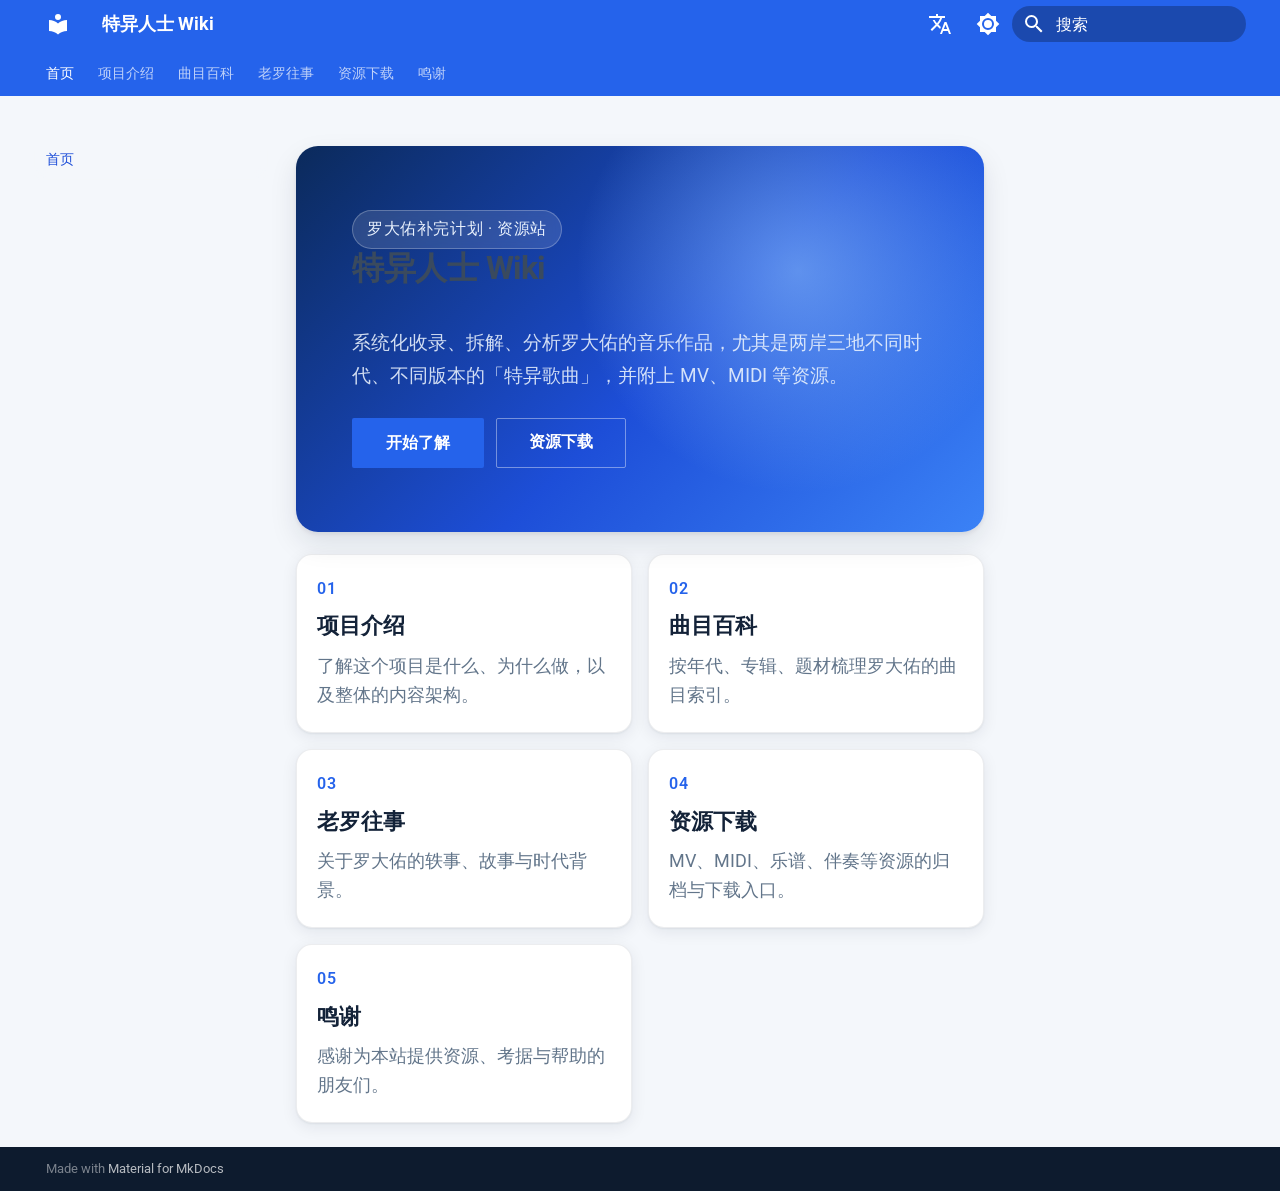
<file: index.html>
<!doctype html>
<html lang="zh" class="no-js">
  <head>
    
      <meta charset="utf-8">
      <meta name="viewport" content="width=device-width,initial-scale=1">
      
        <meta name="description" content="罗大佑知识库与资源站">
      
      
        <meta name="author" content="林小北不是小杯杯🍥">
      
      
      
      
        <link rel="next" href="intro/">
      
      
        
      
      
      <link rel="icon" href="assets/images/favicon.png">
      <meta name="generator" content="mkdocs-1.6.1, mkdocs-material-9.7.7">
    
    
      
        <title>特异人士 Wiki</title>
      
    
    
      <link rel="stylesheet" href="assets/stylesheets/main.ec1eaa64.min.css">
      
        
        <link rel="stylesheet" href="assets/stylesheets/palette.ab4e12ef.min.css">
      
      


    
    
      
    
    
      
        
        
        <link rel="preconnect" href="https://fonts.gstatic.com" crossorigin>
        <link rel="stylesheet" href="https://fonts.googleapis.com/css?family=Roboto:300,300i,400,400i,700,700i%7CRoboto+Mono:400,400i,700,700i&display=fallback">
        <style>:root{--md-text-font:"Roboto";--md-code-font:"Roboto Mono"}</style>
      
    
    
      <link rel="stylesheet" href="stylesheets/extra.css">
    
    <script>__md_scope=new URL(".",location),__md_hash=e=>[...e].reduce(((e,_)=>(e<<5)-e+_.charCodeAt(0)),0),__md_get=(e,_=localStorage,t=__md_scope)=>JSON.parse(_.getItem(t.pathname+"."+e)),__md_set=(e,_,t=localStorage,a=__md_scope)=>{try{t.setItem(a.pathname+"."+e,JSON.stringify(_))}catch(e){}}</script>
    
      

    
    
  </head>
  
  
    
    
      
    
    
    
    
    <body dir="ltr" data-md-color-scheme="default" data-md-color-primary="blue" data-md-color-accent="blue">
  
    
    <input class="md-toggle" data-md-toggle="drawer" type="checkbox" id="__drawer" autocomplete="off">
    <input class="md-toggle" data-md-toggle="search" type="checkbox" id="__search" autocomplete="off">
    <label class="md-overlay" for="__drawer"></label>
    <div data-md-component="skip">
      
    </div>
    <div data-md-component="announce">
      
    </div>
    
    
      

<header class="md-header" data-md-component="header">
  <nav class="md-header__inner md-grid" aria-label="页眉">
    <a href="." title="特异人士 Wiki" class="md-header__button md-logo" aria-label="特异人士 Wiki" data-md-component="logo">
      
  
  <svg xmlns="http://www.w3.org/2000/svg" viewBox="0 0 24 24"><path d="M12 8a3 3 0 0 0 3-3 3 3 0 0 0-3-3 3 3 0 0 0-3 3 3 3 0 0 0 3 3m0 3.54C9.64 9.35 6.5 8 3 8v11c3.5 0 6.64 1.35 9 3.54 2.36-2.19 5.5-3.54 9-3.54V8c-3.5 0-6.64 1.35-9 3.54"/></svg>

    </a>
    <label class="md-header__button md-icon" for="__drawer">
      
      <svg xmlns="http://www.w3.org/2000/svg" viewBox="0 0 24 24"><path d="M3 6h18v2H3zm0 5h18v2H3zm0 5h18v2H3z"/></svg>
    </label>
    <div class="md-header__title" data-md-component="header-title">
      <div class="md-header__ellipsis">
        <div class="md-header__topic">
          <span class="md-ellipsis">
            特异人士 Wiki
          </span>
        </div>
        <div class="md-header__topic" data-md-component="header-topic">
          <span class="md-ellipsis">
            
              首页
            
          </span>
        </div>
      </div>
    </div>
    
      
        <form class="md-header__option" data-md-component="palette">
  
    
    
    
    <input class="md-option" data-md-color-media="" data-md-color-scheme="default" data-md-color-primary="blue" data-md-color-accent="blue"  aria-label="切换深色模式"  type="radio" name="__palette" id="__palette_0">
    
      <label class="md-header__button md-icon" title="切换深色模式" for="__palette_1" hidden>
        <svg xmlns="http://www.w3.org/2000/svg" viewBox="0 0 24 24"><path d="M12 8a4 4 0 0 0-4 4 4 4 0 0 0 4 4 4 4 0 0 0 4-4 4 4 0 0 0-4-4m0 10a6 6 0 0 1-6-6 6 6 0 0 1 6-6 6 6 0 0 1 6 6 6 6 0 0 1-6 6m8-9.31V4h-4.69L12 .69 8.69 4H4v4.69L.69 12 4 15.31V20h4.69L12 23.31 15.31 20H20v-4.69L23.31 12z"/></svg>
      </label>
    
  
    
    
    
    <input class="md-option" data-md-color-media="" data-md-color-scheme="slate" data-md-color-primary="blue" data-md-color-accent="blue"  aria-label="切换浅色模式"  type="radio" name="__palette" id="__palette_1">
    
      <label class="md-header__button md-icon" title="切换浅色模式" for="__palette_0" hidden>
        <svg xmlns="http://www.w3.org/2000/svg" viewBox="0 0 24 24"><path d="M12 18c-.89 0-1.74-.2-2.5-.55C11.56 16.5 13 14.42 13 12s-1.44-4.5-3.5-5.45C10.26 6.2 11.11 6 12 6a6 6 0 0 1 6 6 6 6 0 0 1-6 6m8-9.31V4h-4.69L12 .69 8.69 4H4v4.69L.69 12 4 15.31V20h4.69L12 23.31 15.31 20H20v-4.69L23.31 12z"/></svg>
      </label>
    
  
</form>
      
    
    
      <script>var palette=__md_get("__palette");if(palette&&palette.color){if("(prefers-color-scheme)"===palette.color.media){var media=matchMedia("(prefers-color-scheme: light)"),input=document.querySelector(media.matches?"[data-md-color-media='(prefers-color-scheme: light)']":"[data-md-color-media='(prefers-color-scheme: dark)']");palette.color.media=input.getAttribute("data-md-color-media"),palette.color.scheme=input.getAttribute("data-md-color-scheme"),palette.color.primary=input.getAttribute("data-md-color-primary"),palette.color.accent=input.getAttribute("data-md-color-accent")}for(var[key,value]of Object.entries(palette.color))document.body.setAttribute("data-md-color-"+key,value)}</script>
    
    
    
      
      
        <label class="md-header__button md-icon" for="__search">
          
          <svg xmlns="http://www.w3.org/2000/svg" viewBox="0 0 24 24"><path d="M9.5 3A6.5 6.5 0 0 1 16 9.5c0 1.61-.59 3.09-1.56 4.23l.27.27h.79l5 5-1.5 1.5-5-5v-.79l-.27-.27A6.52 6.52 0 0 1 9.5 16 6.5 6.5 0 0 1 3 9.5 6.5 6.5 0 0 1 9.5 3m0 2C7 5 5 7 5 9.5S7 14 9.5 14 14 12 14 9.5 12 5 9.5 5"/></svg>
        </label>
        <div class="md-search" data-md-component="search" role="dialog">
  <label class="md-search__overlay" for="__search"></label>
  <div class="md-search__inner" role="search">
    <form class="md-search__form" name="search">
      <input type="text" class="md-search__input" name="query" aria-label="搜索" placeholder="搜索" autocapitalize="off" autocorrect="off" autocomplete="off" spellcheck="false" data-md-component="search-query" required>
      <label class="md-search__icon md-icon" for="__search">
        
        <svg xmlns="http://www.w3.org/2000/svg" viewBox="0 0 24 24"><path d="M9.5 3A6.5 6.5 0 0 1 16 9.5c0 1.61-.59 3.09-1.56 4.23l.27.27h.79l5 5-1.5 1.5-5-5v-.79l-.27-.27A6.52 6.52 0 0 1 9.5 16 6.5 6.5 0 0 1 3 9.5 6.5 6.5 0 0 1 9.5 3m0 2C7 5 5 7 5 9.5S7 14 9.5 14 14 12 14 9.5 12 5 9.5 5"/></svg>
        
        <svg xmlns="http://www.w3.org/2000/svg" viewBox="0 0 24 24"><path d="M20 11v2H8l5.5 5.5-1.42 1.42L4.16 12l7.92-7.92L13.5 5.5 8 11z"/></svg>
      </label>
      <nav class="md-search__options" aria-label="查找">
        
        <button type="reset" class="md-search__icon md-icon" title="清空当前内容" aria-label="清空当前内容" tabindex="-1">
          
          <svg xmlns="http://www.w3.org/2000/svg" viewBox="0 0 24 24"><path d="M19 6.41 17.59 5 12 10.59 6.41 5 5 6.41 10.59 12 5 17.59 6.41 19 12 13.41 17.59 19 19 17.59 13.41 12z"/></svg>
        </button>
      </nav>
      
        <div class="md-search__suggest" data-md-component="search-suggest"></div>
      
    </form>
    <div class="md-search__output">
      <div class="md-search__scrollwrap" tabindex="0" data-md-scrollfix>
        <div class="md-search-result" data-md-component="search-result">
          <div class="md-search-result__meta">
            正在初始化搜索引擎
          </div>
          <ol class="md-search-result__list" role="presentation"></ol>
        </div>
      </div>
    </div>
  </div>
</div>
      
    
    
  </nav>
  
</header>
    
    <div class="md-container" data-md-component="container">
      
      
        
          
            
<nav class="md-tabs" aria-label="标签" data-md-component="tabs">
  <div class="md-grid">
    <ul class="md-tabs__list">
      
        
  
  
  
    
  
  
    <li class="md-tabs__item md-tabs__item--active">
      <a href="." class="md-tabs__link">
        
  
  
    
  
  首页

      </a>
    </li>
  

      
        
  
  
  
  
    <li class="md-tabs__item">
      <a href="intro/" class="md-tabs__link">
        
  
  
    
  
  项目介绍

      </a>
    </li>
  

      
        
  
  
  
  
    <li class="md-tabs__item">
      <a href="songs/" class="md-tabs__link">
        
  
  
    
  
  曲目百科

      </a>
    </li>
  

      
        
  
  
  
  
    <li class="md-tabs__item">
      <a href="stories/" class="md-tabs__link">
        
  
  
    
  
  老罗往事

      </a>
    </li>
  

      
        
  
  
  
  
    <li class="md-tabs__item">
      <a href="download/" class="md-tabs__link">
        
  
  
    
  
  资源下载

      </a>
    </li>
  

      
        
  
  
  
  
    <li class="md-tabs__item">
      <a href="thanks/" class="md-tabs__link">
        
  
  
    
  
  鸣谢

      </a>
    </li>
  

      
    </ul>
  </div>
</nav>
          
        
      
      <main class="md-main" data-md-component="main">
        <div class="md-main__inner md-grid">
          
            
              
              <div class="md-sidebar md-sidebar--primary" data-md-component="sidebar" data-md-type="navigation" >
                <div class="md-sidebar__scrollwrap">
                  <div class="md-sidebar__inner">
                    


  


<nav class="md-nav md-nav--primary md-nav--lifted" aria-label="导航栏" data-md-level="0">
  <label class="md-nav__title" for="__drawer">
    <a href="." title="特异人士 Wiki" class="md-nav__button md-logo" aria-label="特异人士 Wiki" data-md-component="logo">
      
  
  <svg xmlns="http://www.w3.org/2000/svg" viewBox="0 0 24 24"><path d="M12 8a3 3 0 0 0 3-3 3 3 0 0 0-3-3 3 3 0 0 0-3 3 3 3 0 0 0 3 3m0 3.54C9.64 9.35 6.5 8 3 8v11c3.5 0 6.64 1.35 9 3.54 2.36-2.19 5.5-3.54 9-3.54V8c-3.5 0-6.64 1.35-9 3.54"/></svg>

    </a>
    特异人士 Wiki
  </label>
  
  <ul class="md-nav__list" data-md-scrollfix>
    
      
      
  
  
    
  
  
  
    <li class="md-nav__item md-nav__item--active">
      
      <input class="md-nav__toggle md-toggle" type="checkbox" id="__toc">
      
      
      
      <a href="." class="md-nav__link md-nav__link--active">
        
  
  
  <span class="md-ellipsis">
    
  
    首页
  

    
  </span>
  
  

      </a>
      
    </li>
  

    
      
      
  
  
  
  
    <li class="md-nav__item">
      <a href="intro/" class="md-nav__link">
        
  
  
  <span class="md-ellipsis">
    
  
    项目介绍
  

    
  </span>
  
  

      </a>
    </li>
  

    
      
      
  
  
  
  
    <li class="md-nav__item">
      <a href="songs/" class="md-nav__link">
        
  
  
  <span class="md-ellipsis">
    
  
    曲目百科
  

    
  </span>
  
  

      </a>
    </li>
  

    
      
      
  
  
  
  
    <li class="md-nav__item">
      <a href="stories/" class="md-nav__link">
        
  
  
  <span class="md-ellipsis">
    
  
    老罗往事
  

    
  </span>
  
  

      </a>
    </li>
  

    
      
      
  
  
  
  
    <li class="md-nav__item">
      <a href="download/" class="md-nav__link">
        
  
  
  <span class="md-ellipsis">
    
  
    资源下载
  

    
  </span>
  
  

      </a>
    </li>
  

    
      
      
  
  
  
  
    <li class="md-nav__item">
      <a href="thanks/" class="md-nav__link">
        
  
  
  <span class="md-ellipsis">
    
  
    鸣谢
  

    
  </span>
  
  

      </a>
    </li>
  

    
  </ul>
</nav>
                  </div>
                </div>
              </div>
            
            
              
              <div class="md-sidebar md-sidebar--secondary" data-md-component="sidebar" data-md-type="toc" >
                <div class="md-sidebar__scrollwrap">
                  <div class="md-sidebar__inner">
                    

<nav class="md-nav md-nav--secondary" aria-label="目录">
  
  
  
  
</nav>
                  </div>
                </div>
              </div>
            
          
          
            <div class="md-content" data-md-component="content">
              
              <article class="md-content__inner md-typeset">
                
                  



<section class="home-hero reveal">
  <span class="hero-badge">罗大佑补完计划 · 资源站</span>
  <h1 class="hero-title">特异人士 Wiki</h1>
  <p class="hero-sub">
    系统化收录、拆解、分析罗大佑的音乐作品，尤其是两岸三地不同时代、不同版本的「特异歌曲」，并附上 MV、MIDI 等资源。
  </p>
  <div class="hero-actions">
    <a class="md-button md-button--primary" href="intro/">开始了解</a>
    <a class="md-button hero-btn-ghost" href="download/">资源下载</a>
  </div>
</section>

<div class="home-grid">
  <a class="home-card reveal" href="intro/">
    <span class="home-card-kicker">01</span>
    <span class="home-card-title">项目介绍</span>
    <span class="home-card-desc">了解这个项目是什么、为什么做，以及整体的内容架构。</span>
  </a>
  <a class="home-card reveal" href="songs/">
    <span class="home-card-kicker">02</span>
    <span class="home-card-title">曲目百科</span>
    <span class="home-card-desc">按年代、专辑、题材梳理罗大佑的曲目索引。</span>
  </a>
  <a class="home-card reveal" href="stories/">
    <span class="home-card-kicker">03</span>
    <span class="home-card-title">老罗往事</span>
    <span class="home-card-desc">关于罗大佑的轶事、故事与时代背景。</span>
  </a>
  <a class="home-card reveal" href="download/">
    <span class="home-card-kicker">04</span>
    <span class="home-card-title">资源下载</span>
    <span class="home-card-desc">MV、MIDI、乐谱、伴奏等资源的归档与下载入口。</span>
  </a>
  <a class="home-card reveal" href="thanks/">
    <span class="home-card-kicker">05</span>
    <span class="home-card-title">鸣谢</span>
    <span class="home-card-desc">感谢为本站提供资源、考据与帮助的朋友们。</span>
  </a>
</div>












                
              </article>
            </div>
          
          
<script>var target=document.getElementById(location.hash.slice(1));target&&target.name&&(target.checked=target.name.startsWith("__tabbed_"))</script>
        </div>
        
          <button type="button" class="md-top md-icon" data-md-component="top" hidden>
  
  <svg xmlns="http://www.w3.org/2000/svg" viewBox="0 0 24 24"><path d="M13 20h-2V8l-5.5 5.5-1.42-1.42L12 4.16l7.92 7.92-1.42 1.42L13 8z"/></svg>
  回到页面顶部
</button>
        
      </main>
      
        <footer class="md-footer">
  
  <div class="md-footer-meta md-typeset">
    <div class="md-footer-meta__inner md-grid">
      <div class="md-copyright">
  
  
    Made with
    <a href="https://squidfunk.github.io/mkdocs-material/" target="_blank" rel="noopener">
      Material for MkDocs
    </a>
  
</div>
      
    </div>
  </div>
</footer>
      
    </div>
    <div class="md-dialog" data-md-component="dialog">
      <div class="md-dialog__inner md-typeset"></div>
    </div>
    
    
    
      
      
      <script id="__config" type="application/json">{"annotate": null, "base": ".", "features": ["navigation.tabs", "navigation.sections", "navigation.expand", "navigation.top", "search.suggest", "search.highlight", "content.code.copy"], "search": "assets/javascripts/workers/search.2c215733.min.js", "tags": null, "translations": {"clipboard.copied": "\u5df2\u590d\u5236", "clipboard.copy": "\u590d\u5236", "search.result.more.one": "\u5728\u8be5\u9875\u4e0a\u8fd8\u6709 1 \u4e2a\u7b26\u5408\u6761\u4ef6\u7684\u7ed3\u679c", "search.result.more.other": "\u5728\u8be5\u9875\u4e0a\u8fd8\u6709 # \u4e2a\u7b26\u5408\u6761\u4ef6\u7684\u7ed3\u679c", "search.result.none": "\u6ca1\u6709\u627e\u5230\u7b26\u5408\u6761\u4ef6\u7684\u7ed3\u679c", "search.result.one": "\u627e\u5230 1 \u4e2a\u7b26\u5408\u6761\u4ef6\u7684\u7ed3\u679c", "search.result.other": "# \u4e2a\u7b26\u5408\u6761\u4ef6\u7684\u7ed3\u679c", "search.result.placeholder": "\u952e\u5165\u4ee5\u5f00\u59cb\u641c\u7d22", "search.result.term.missing": "\u7f3a\u5c11", "select.version": "\u9009\u62e9\u5f53\u524d\u7248\u672c"}, "version": null}</script>
    
    
      <script src="assets/javascripts/bundle.d7400e89.min.js"></script>
      
        <script src="javascripts/extra.js"></script>
      
    
  </body>
</html>
</file>
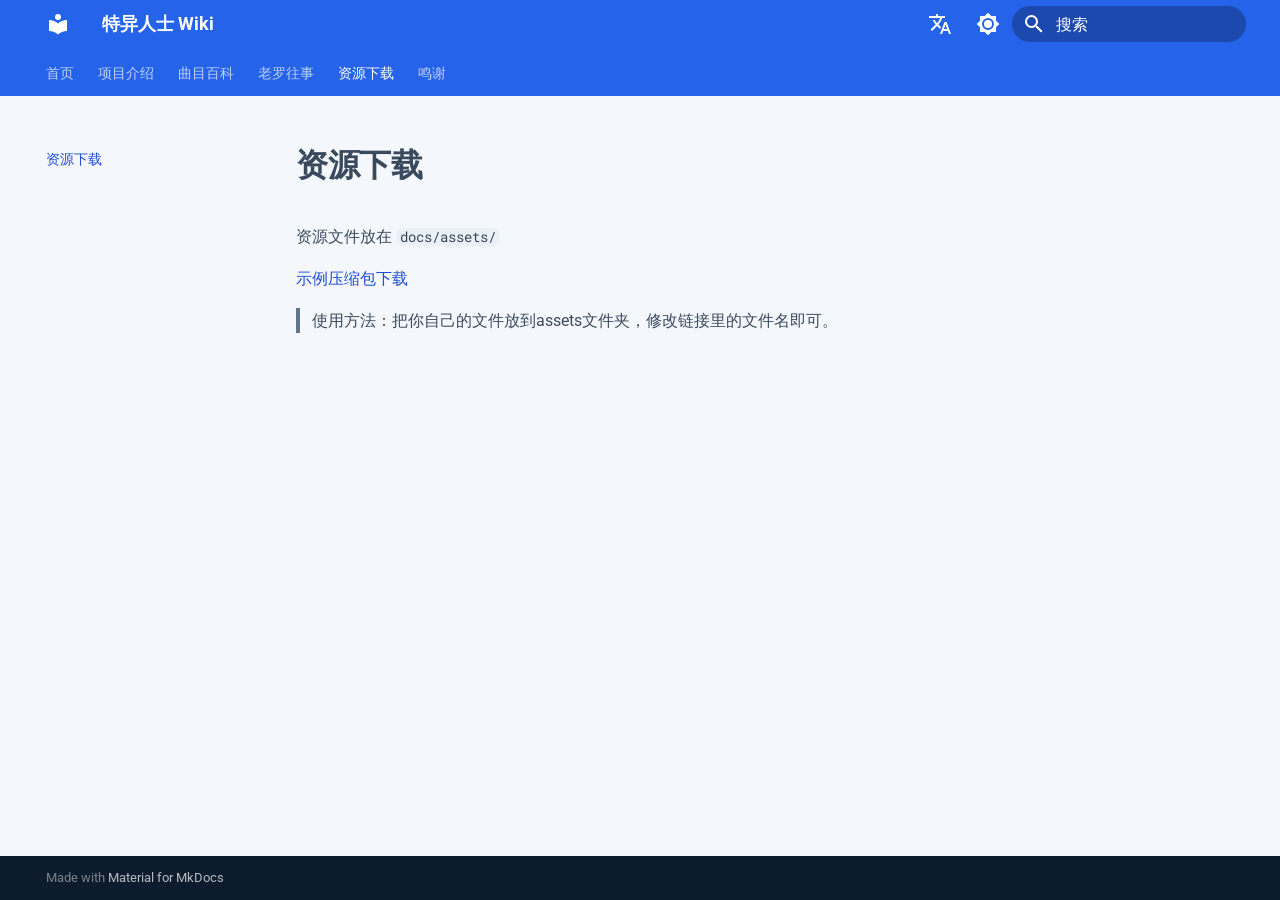
<file: download/index.html>
<!doctype html>
<html lang="zh" class="no-js">
  <head>
    
      <meta charset="utf-8">
      <meta name="viewport" content="width=device-width,initial-scale=1">
      
        <meta name="description" content="罗大佑知识库与资源站">
      
      
        <meta name="author" content="林小北不是小杯杯🍥">
      
      
      
        <link rel="prev" href="../stories/">
      
      
        <link rel="next" href="../thanks/">
      
      
        
      
      
      <link rel="icon" href="../assets/images/favicon.png">
      <meta name="generator" content="mkdocs-1.6.1, mkdocs-material-9.7.7">
    
    
      
        <title>资源下载 - 特异人士 Wiki</title>
      
    
    
      <link rel="stylesheet" href="../assets/stylesheets/main.ec1eaa64.min.css">
      
        
        <link rel="stylesheet" href="../assets/stylesheets/palette.ab4e12ef.min.css">
      
      


    
    
      
    
    
      
        
        
        <link rel="preconnect" href="https://fonts.gstatic.com" crossorigin>
        <link rel="stylesheet" href="https://fonts.googleapis.com/css?family=Roboto:300,300i,400,400i,700,700i%7CRoboto+Mono:400,400i,700,700i&display=fallback">
        <style>:root{--md-text-font:"Roboto";--md-code-font:"Roboto Mono"}</style>
      
    
    
      <link rel="stylesheet" href="../stylesheets/extra.css">
    
    <script>__md_scope=new URL("..",location),__md_hash=e=>[...e].reduce(((e,_)=>(e<<5)-e+_.charCodeAt(0)),0),__md_get=(e,_=localStorage,t=__md_scope)=>JSON.parse(_.getItem(t.pathname+"."+e)),__md_set=(e,_,t=localStorage,a=__md_scope)=>{try{t.setItem(a.pathname+"."+e,JSON.stringify(_))}catch(e){}}</script>
    
      

    
    
  </head>
  
  
    
    
      
    
    
    
    
    <body dir="ltr" data-md-color-scheme="default" data-md-color-primary="blue" data-md-color-accent="blue">
  
    
    <input class="md-toggle" data-md-toggle="drawer" type="checkbox" id="__drawer" autocomplete="off">
    <input class="md-toggle" data-md-toggle="search" type="checkbox" id="__search" autocomplete="off">
    <label class="md-overlay" for="__drawer"></label>
    <div data-md-component="skip">
      
        
        <a href="#_1" class="md-skip">
          跳转至
        </a>
      
    </div>
    <div data-md-component="announce">
      
    </div>
    
    
      

<header class="md-header" data-md-component="header">
  <nav class="md-header__inner md-grid" aria-label="页眉">
    <a href=".." title="特异人士 Wiki" class="md-header__button md-logo" aria-label="特异人士 Wiki" data-md-component="logo">
      
  
  <svg xmlns="http://www.w3.org/2000/svg" viewBox="0 0 24 24"><path d="M12 8a3 3 0 0 0 3-3 3 3 0 0 0-3-3 3 3 0 0 0-3 3 3 3 0 0 0 3 3m0 3.54C9.64 9.35 6.5 8 3 8v11c3.5 0 6.64 1.35 9 3.54 2.36-2.19 5.5-3.54 9-3.54V8c-3.5 0-6.64 1.35-9 3.54"/></svg>

    </a>
    <label class="md-header__button md-icon" for="__drawer">
      
      <svg xmlns="http://www.w3.org/2000/svg" viewBox="0 0 24 24"><path d="M3 6h18v2H3zm0 5h18v2H3zm0 5h18v2H3z"/></svg>
    </label>
    <div class="md-header__title" data-md-component="header-title">
      <div class="md-header__ellipsis">
        <div class="md-header__topic">
          <span class="md-ellipsis">
            特异人士 Wiki
          </span>
        </div>
        <div class="md-header__topic" data-md-component="header-topic">
          <span class="md-ellipsis">
            
              资源下载
            
          </span>
        </div>
      </div>
    </div>
    
      
        <form class="md-header__option" data-md-component="palette">
  
    
    
    
    <input class="md-option" data-md-color-media="" data-md-color-scheme="default" data-md-color-primary="blue" data-md-color-accent="blue"  aria-label="切换深色模式"  type="radio" name="__palette" id="__palette_0">
    
      <label class="md-header__button md-icon" title="切换深色模式" for="__palette_1" hidden>
        <svg xmlns="http://www.w3.org/2000/svg" viewBox="0 0 24 24"><path d="M12 8a4 4 0 0 0-4 4 4 4 0 0 0 4 4 4 4 0 0 0 4-4 4 4 0 0 0-4-4m0 10a6 6 0 0 1-6-6 6 6 0 0 1 6-6 6 6 0 0 1 6 6 6 6 0 0 1-6 6m8-9.31V4h-4.69L12 .69 8.69 4H4v4.69L.69 12 4 15.31V20h4.69L12 23.31 15.31 20H20v-4.69L23.31 12z"/></svg>
      </label>
    
  
    
    
    
    <input class="md-option" data-md-color-media="" data-md-color-scheme="slate" data-md-color-primary="blue" data-md-color-accent="blue"  aria-label="切换浅色模式"  type="radio" name="__palette" id="__palette_1">
    
      <label class="md-header__button md-icon" title="切换浅色模式" for="__palette_0" hidden>
        <svg xmlns="http://www.w3.org/2000/svg" viewBox="0 0 24 24"><path d="M12 18c-.89 0-1.74-.2-2.5-.55C11.56 16.5 13 14.42 13 12s-1.44-4.5-3.5-5.45C10.26 6.2 11.11 6 12 6a6 6 0 0 1 6 6 6 6 0 0 1-6 6m8-9.31V4h-4.69L12 .69 8.69 4H4v4.69L.69 12 4 15.31V20h4.69L12 23.31 15.31 20H20v-4.69L23.31 12z"/></svg>
      </label>
    
  
</form>
      
    
    
      <script>var palette=__md_get("__palette");if(palette&&palette.color){if("(prefers-color-scheme)"===palette.color.media){var media=matchMedia("(prefers-color-scheme: light)"),input=document.querySelector(media.matches?"[data-md-color-media='(prefers-color-scheme: light)']":"[data-md-color-media='(prefers-color-scheme: dark)']");palette.color.media=input.getAttribute("data-md-color-media"),palette.color.scheme=input.getAttribute("data-md-color-scheme"),palette.color.primary=input.getAttribute("data-md-color-primary"),palette.color.accent=input.getAttribute("data-md-color-accent")}for(var[key,value]of Object.entries(palette.color))document.body.setAttribute("data-md-color-"+key,value)}</script>
    
    
    
      
      
        <label class="md-header__button md-icon" for="__search">
          
          <svg xmlns="http://www.w3.org/2000/svg" viewBox="0 0 24 24"><path d="M9.5 3A6.5 6.5 0 0 1 16 9.5c0 1.61-.59 3.09-1.56 4.23l.27.27h.79l5 5-1.5 1.5-5-5v-.79l-.27-.27A6.52 6.52 0 0 1 9.5 16 6.5 6.5 0 0 1 3 9.5 6.5 6.5 0 0 1 9.5 3m0 2C7 5 5 7 5 9.5S7 14 9.5 14 14 12 14 9.5 12 5 9.5 5"/></svg>
        </label>
        <div class="md-search" data-md-component="search" role="dialog">
  <label class="md-search__overlay" for="__search"></label>
  <div class="md-search__inner" role="search">
    <form class="md-search__form" name="search">
      <input type="text" class="md-search__input" name="query" aria-label="搜索" placeholder="搜索" autocapitalize="off" autocorrect="off" autocomplete="off" spellcheck="false" data-md-component="search-query" required>
      <label class="md-search__icon md-icon" for="__search">
        
        <svg xmlns="http://www.w3.org/2000/svg" viewBox="0 0 24 24"><path d="M9.5 3A6.5 6.5 0 0 1 16 9.5c0 1.61-.59 3.09-1.56 4.23l.27.27h.79l5 5-1.5 1.5-5-5v-.79l-.27-.27A6.52 6.52 0 0 1 9.5 16 6.5 6.5 0 0 1 3 9.5 6.5 6.5 0 0 1 9.5 3m0 2C7 5 5 7 5 9.5S7 14 9.5 14 14 12 14 9.5 12 5 9.5 5"/></svg>
        
        <svg xmlns="http://www.w3.org/2000/svg" viewBox="0 0 24 24"><path d="M20 11v2H8l5.5 5.5-1.42 1.42L4.16 12l7.92-7.92L13.5 5.5 8 11z"/></svg>
      </label>
      <nav class="md-search__options" aria-label="查找">
        
        <button type="reset" class="md-search__icon md-icon" title="清空当前内容" aria-label="清空当前内容" tabindex="-1">
          
          <svg xmlns="http://www.w3.org/2000/svg" viewBox="0 0 24 24"><path d="M19 6.41 17.59 5 12 10.59 6.41 5 5 6.41 10.59 12 5 17.59 6.41 19 12 13.41 17.59 19 19 17.59 13.41 12z"/></svg>
        </button>
      </nav>
      
        <div class="md-search__suggest" data-md-component="search-suggest"></div>
      
    </form>
    <div class="md-search__output">
      <div class="md-search__scrollwrap" tabindex="0" data-md-scrollfix>
        <div class="md-search-result" data-md-component="search-result">
          <div class="md-search-result__meta">
            正在初始化搜索引擎
          </div>
          <ol class="md-search-result__list" role="presentation"></ol>
        </div>
      </div>
    </div>
  </div>
</div>
      
    
    
  </nav>
  
</header>
    
    <div class="md-container" data-md-component="container">
      
      
        
          
            
<nav class="md-tabs" aria-label="标签" data-md-component="tabs">
  <div class="md-grid">
    <ul class="md-tabs__list">
      
        
  
  
  
  
    <li class="md-tabs__item">
      <a href=".." class="md-tabs__link">
        
  
  
    
  
  首页

      </a>
    </li>
  

      
        
  
  
  
  
    <li class="md-tabs__item">
      <a href="../intro/" class="md-tabs__link">
        
  
  
    
  
  项目介绍

      </a>
    </li>
  

      
        
  
  
  
  
    <li class="md-tabs__item">
      <a href="../songs/" class="md-tabs__link">
        
  
  
    
  
  曲目百科

      </a>
    </li>
  

      
        
  
  
  
  
    <li class="md-tabs__item">
      <a href="../stories/" class="md-tabs__link">
        
  
  
    
  
  老罗往事

      </a>
    </li>
  

      
        
  
  
  
    
  
  
    <li class="md-tabs__item md-tabs__item--active">
      <a href="./" class="md-tabs__link">
        
  
  
    
  
  资源下载

      </a>
    </li>
  

      
        
  
  
  
  
    <li class="md-tabs__item">
      <a href="../thanks/" class="md-tabs__link">
        
  
  
    
  
  鸣谢

      </a>
    </li>
  

      
    </ul>
  </div>
</nav>
          
        
      
      <main class="md-main" data-md-component="main">
        <div class="md-main__inner md-grid">
          
            
              
              <div class="md-sidebar md-sidebar--primary" data-md-component="sidebar" data-md-type="navigation" >
                <div class="md-sidebar__scrollwrap">
                  <div class="md-sidebar__inner">
                    


  


<nav class="md-nav md-nav--primary md-nav--lifted" aria-label="导航栏" data-md-level="0">
  <label class="md-nav__title" for="__drawer">
    <a href=".." title="特异人士 Wiki" class="md-nav__button md-logo" aria-label="特异人士 Wiki" data-md-component="logo">
      
  
  <svg xmlns="http://www.w3.org/2000/svg" viewBox="0 0 24 24"><path d="M12 8a3 3 0 0 0 3-3 3 3 0 0 0-3-3 3 3 0 0 0-3 3 3 3 0 0 0 3 3m0 3.54C9.64 9.35 6.5 8 3 8v11c3.5 0 6.64 1.35 9 3.54 2.36-2.19 5.5-3.54 9-3.54V8c-3.5 0-6.64 1.35-9 3.54"/></svg>

    </a>
    特异人士 Wiki
  </label>
  
  <ul class="md-nav__list" data-md-scrollfix>
    
      
      
  
  
  
  
    <li class="md-nav__item">
      <a href=".." class="md-nav__link">
        
  
  
  <span class="md-ellipsis">
    
  
    首页
  

    
  </span>
  
  

      </a>
    </li>
  

    
      
      
  
  
  
  
    <li class="md-nav__item">
      <a href="../intro/" class="md-nav__link">
        
  
  
  <span class="md-ellipsis">
    
  
    项目介绍
  

    
  </span>
  
  

      </a>
    </li>
  

    
      
      
  
  
  
  
    <li class="md-nav__item">
      <a href="../songs/" class="md-nav__link">
        
  
  
  <span class="md-ellipsis">
    
  
    曲目百科
  

    
  </span>
  
  

      </a>
    </li>
  

    
      
      
  
  
  
  
    <li class="md-nav__item">
      <a href="../stories/" class="md-nav__link">
        
  
  
  <span class="md-ellipsis">
    
  
    老罗往事
  

    
  </span>
  
  

      </a>
    </li>
  

    
      
      
  
  
    
  
  
  
    <li class="md-nav__item md-nav__item--active">
      
      <input class="md-nav__toggle md-toggle" type="checkbox" id="__toc">
      
      
        
      
      
      <a href="./" class="md-nav__link md-nav__link--active">
        
  
  
  <span class="md-ellipsis">
    
  
    资源下载
  

    
  </span>
  
  

      </a>
      
    </li>
  

    
      
      
  
  
  
  
    <li class="md-nav__item">
      <a href="../thanks/" class="md-nav__link">
        
  
  
  <span class="md-ellipsis">
    
  
    鸣谢
  

    
  </span>
  
  

      </a>
    </li>
  

    
  </ul>
</nav>
                  </div>
                </div>
              </div>
            
            
              
              <div class="md-sidebar md-sidebar--secondary" data-md-component="sidebar" data-md-type="toc" >
                <div class="md-sidebar__scrollwrap">
                  <div class="md-sidebar__inner">
                    

<nav class="md-nav md-nav--secondary" aria-label="目录">
  
  
  
    
  
  
</nav>
                  </div>
                </div>
              </div>
            
          
          
            <div class="md-content" data-md-component="content">
              
              <article class="md-content__inner md-typeset">
                
                  



<h1 id="_1">资源下载<a class="headerlink" href="#_1" title="Permanent link">&para;</a></h1>
<p>资源文件放在 <code>docs/assets/</code></p>
<p><a href="assets/demo.zip" download>示例压缩包下载</a></p>
<blockquote>
<p>使用方法：把你自己的文件放到assets文件夹，修改链接里的文件名即可。</p>
</blockquote>












                
              </article>
            </div>
          
          
<script>var target=document.getElementById(location.hash.slice(1));target&&target.name&&(target.checked=target.name.startsWith("__tabbed_"))</script>
        </div>
        
          <button type="button" class="md-top md-icon" data-md-component="top" hidden>
  
  <svg xmlns="http://www.w3.org/2000/svg" viewBox="0 0 24 24"><path d="M13 20h-2V8l-5.5 5.5-1.42-1.42L12 4.16l7.92 7.92-1.42 1.42L13 8z"/></svg>
  回到页面顶部
</button>
        
      </main>
      
        <footer class="md-footer">
  
  <div class="md-footer-meta md-typeset">
    <div class="md-footer-meta__inner md-grid">
      <div class="md-copyright">
  
  
    Made with
    <a href="https://squidfunk.github.io/mkdocs-material/" target="_blank" rel="noopener">
      Material for MkDocs
    </a>
  
</div>
      
    </div>
  </div>
</footer>
      
    </div>
    <div class="md-dialog" data-md-component="dialog">
      <div class="md-dialog__inner md-typeset"></div>
    </div>
    
    
    
      
      
      <script id="__config" type="application/json">{"annotate": null, "base": "..", "features": ["navigation.tabs", "navigation.sections", "navigation.expand", "navigation.top", "search.suggest", "search.highlight", "content.code.copy"], "search": "../assets/javascripts/workers/search.2c215733.min.js", "tags": null, "translations": {"clipboard.copied": "\u5df2\u590d\u5236", "clipboard.copy": "\u590d\u5236", "search.result.more.one": "\u5728\u8be5\u9875\u4e0a\u8fd8\u6709 1 \u4e2a\u7b26\u5408\u6761\u4ef6\u7684\u7ed3\u679c", "search.result.more.other": "\u5728\u8be5\u9875\u4e0a\u8fd8\u6709 # \u4e2a\u7b26\u5408\u6761\u4ef6\u7684\u7ed3\u679c", "search.result.none": "\u6ca1\u6709\u627e\u5230\u7b26\u5408\u6761\u4ef6\u7684\u7ed3\u679c", "search.result.one": "\u627e\u5230 1 \u4e2a\u7b26\u5408\u6761\u4ef6\u7684\u7ed3\u679c", "search.result.other": "# \u4e2a\u7b26\u5408\u6761\u4ef6\u7684\u7ed3\u679c", "search.result.placeholder": "\u952e\u5165\u4ee5\u5f00\u59cb\u641c\u7d22", "search.result.term.missing": "\u7f3a\u5c11", "select.version": "\u9009\u62e9\u5f53\u524d\u7248\u672c"}, "version": null}</script>
    
    
      <script src="../assets/javascripts/bundle.d7400e89.min.js"></script>
      
        <script src="../javascripts/extra.js"></script>
      
    
  </body>
</html>
</file>
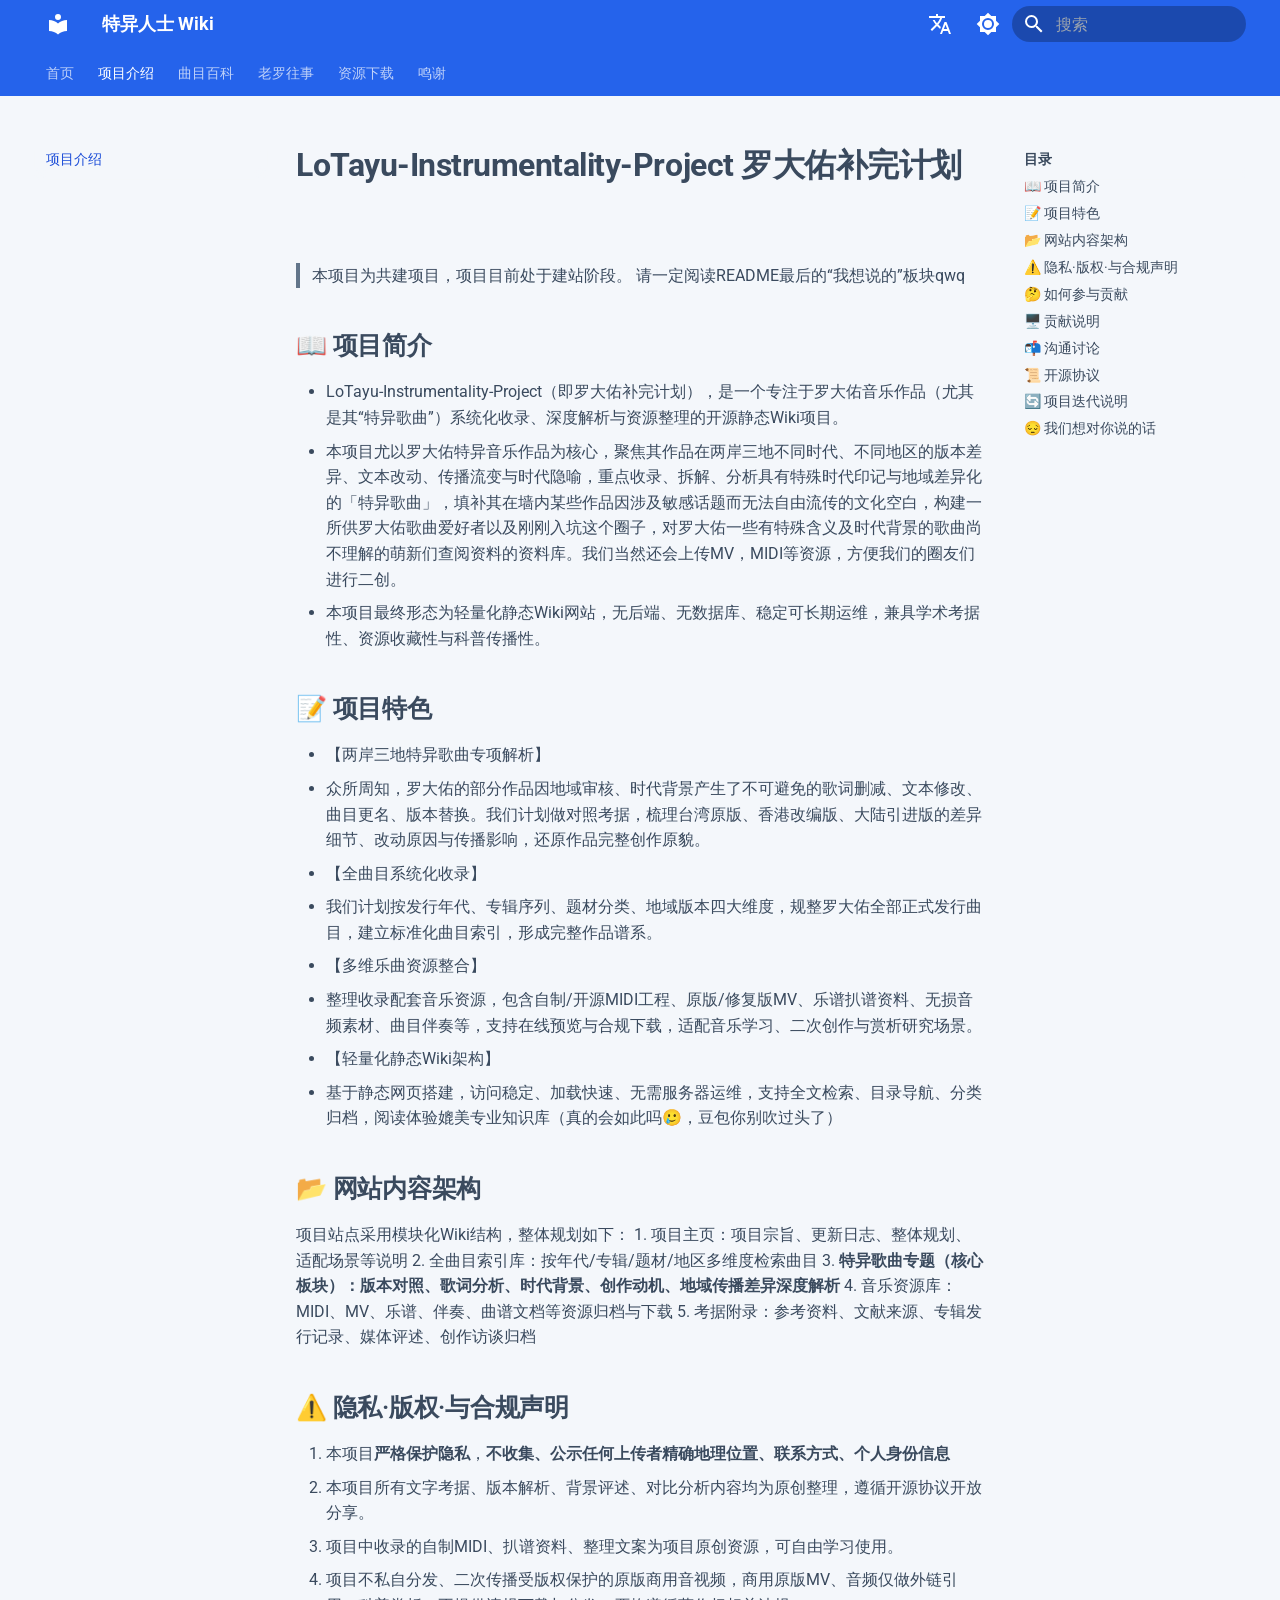
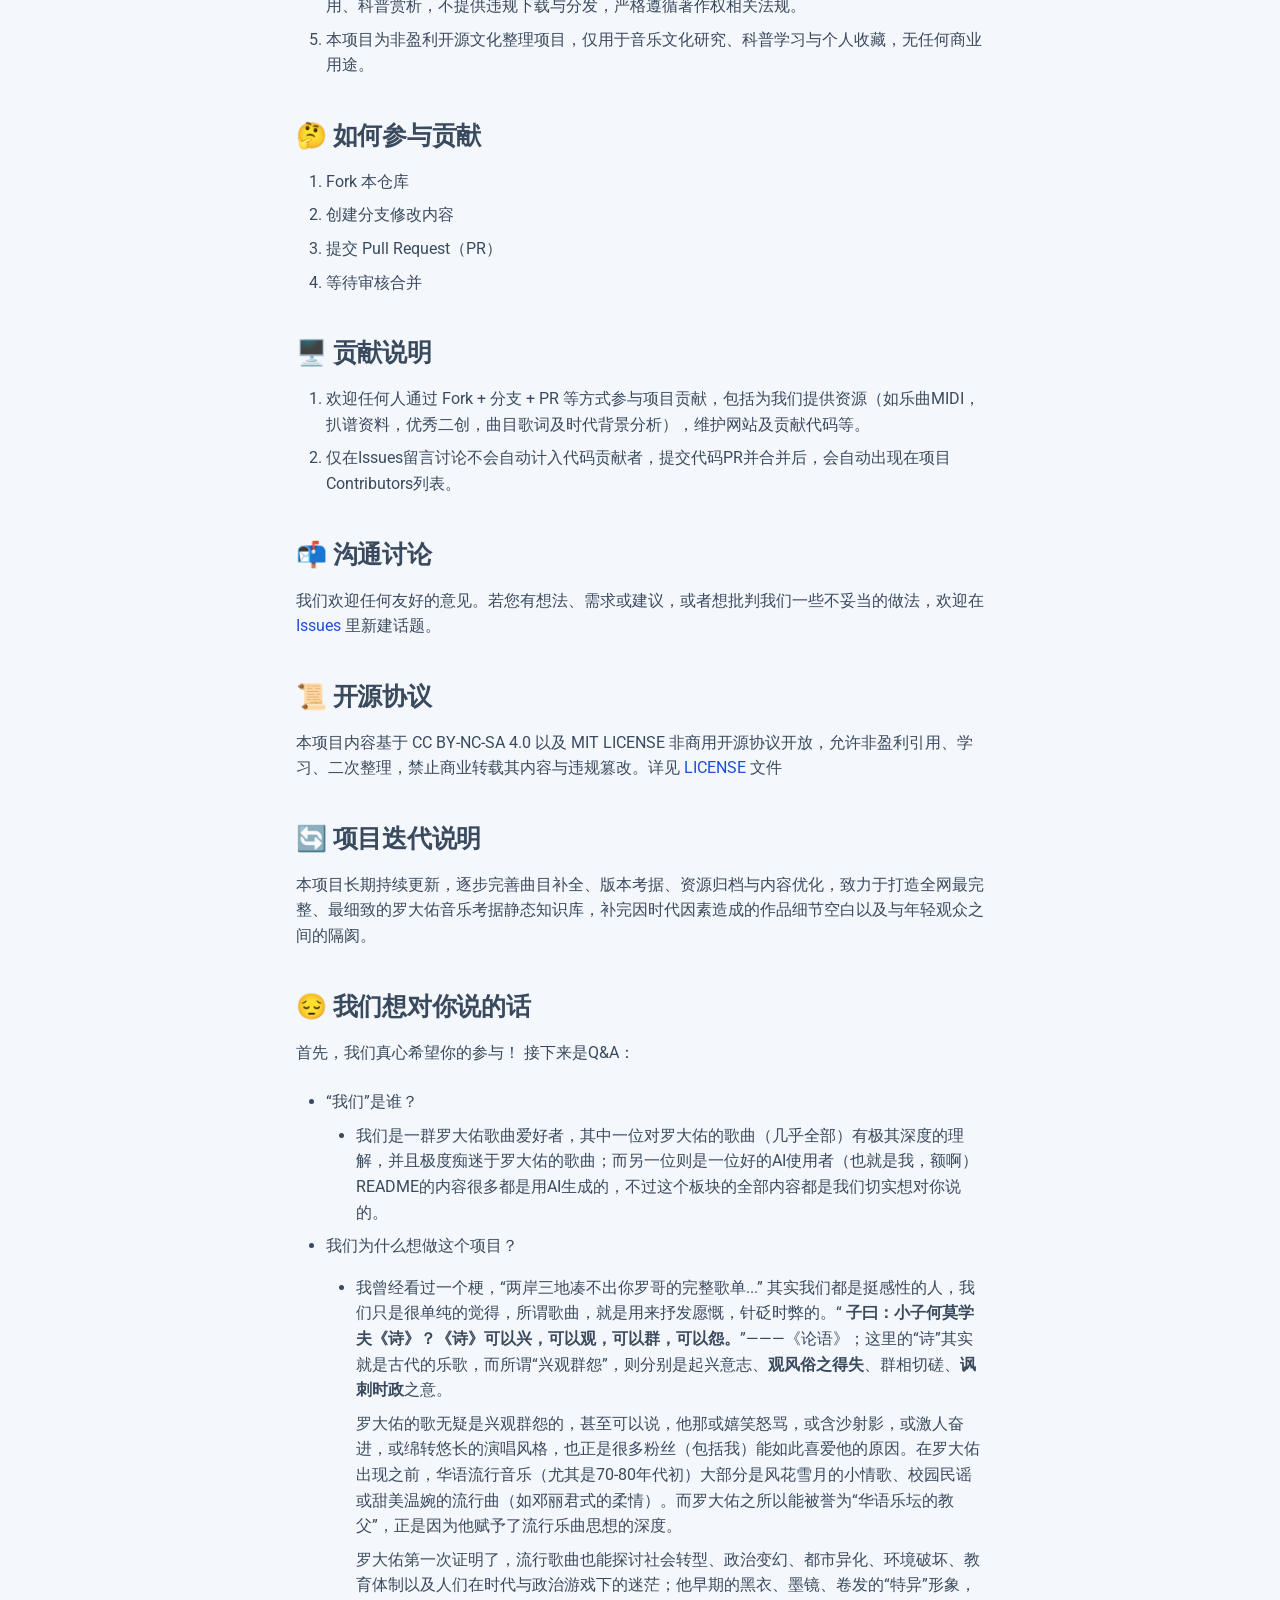
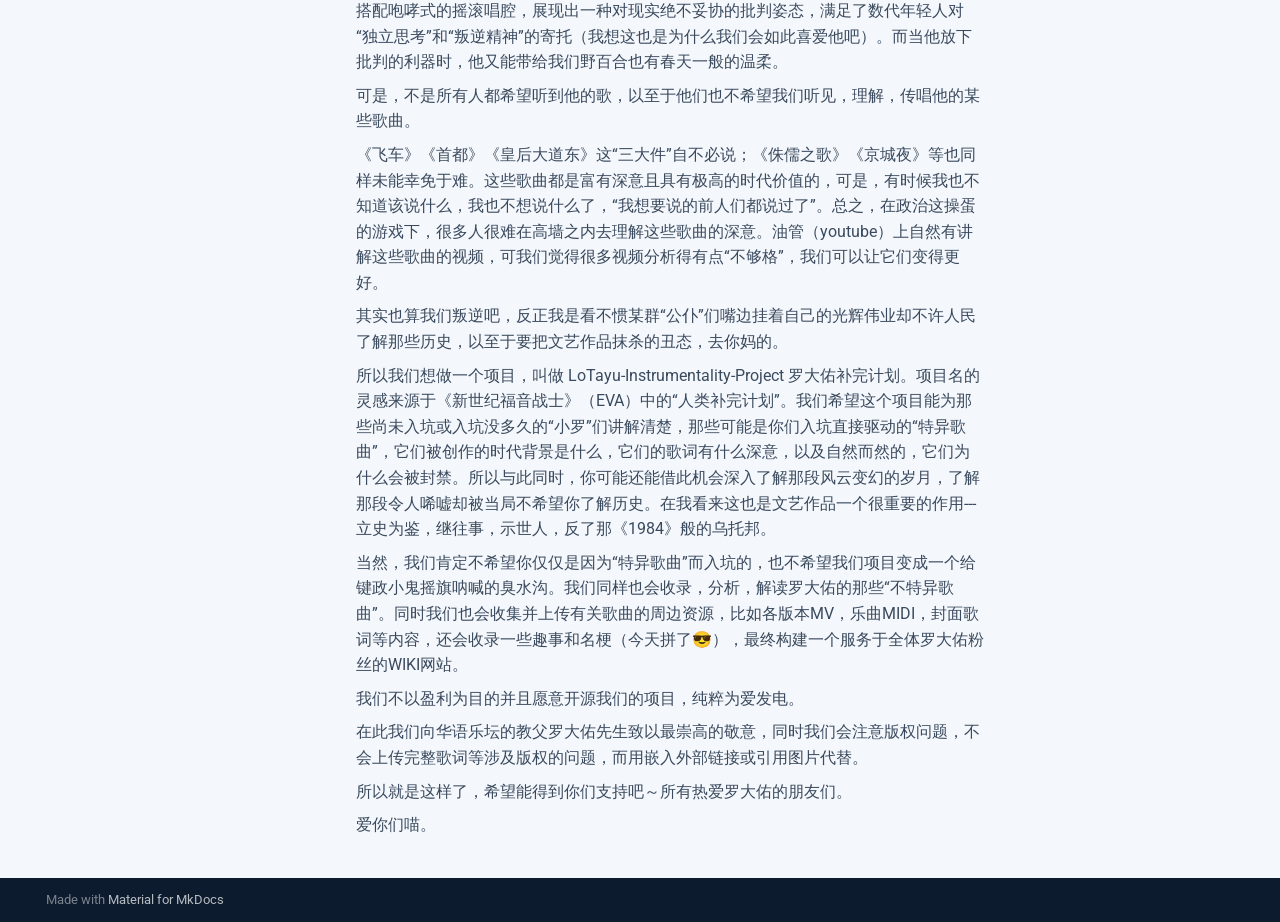
<file: intro/index.html>
<!doctype html>
<html lang="zh" class="no-js">
  <head>
    
      <meta charset="utf-8">
      <meta name="viewport" content="width=device-width,initial-scale=1">
      
        <meta name="description" content="罗大佑知识库与资源站">
      
      
        <meta name="author" content="林小北不是小杯杯🍥">
      
      
      
        <link rel="prev" href="..">
      
      
        <link rel="next" href="../songs/">
      
      
        
      
      
      <link rel="icon" href="../assets/images/favicon.png">
      <meta name="generator" content="mkdocs-1.6.1, mkdocs-material-9.7.7">
    
    
      
        <title>项目介绍 - 特异人士 Wiki</title>
      
    
    
      <link rel="stylesheet" href="../assets/stylesheets/main.ec1eaa64.min.css">
      
        
        <link rel="stylesheet" href="../assets/stylesheets/palette.ab4e12ef.min.css">
      
      


    
    
      
    
    
      
        
        
        <link rel="preconnect" href="https://fonts.gstatic.com" crossorigin>
        <link rel="stylesheet" href="https://fonts.googleapis.com/css?family=Roboto:300,300i,400,400i,700,700i%7CRoboto+Mono:400,400i,700,700i&display=fallback">
        <style>:root{--md-text-font:"Roboto";--md-code-font:"Roboto Mono"}</style>
      
    
    
      <link rel="stylesheet" href="../stylesheets/extra.css">
    
    <script>__md_scope=new URL("..",location),__md_hash=e=>[...e].reduce(((e,_)=>(e<<5)-e+_.charCodeAt(0)),0),__md_get=(e,_=localStorage,t=__md_scope)=>JSON.parse(_.getItem(t.pathname+"."+e)),__md_set=(e,_,t=localStorage,a=__md_scope)=>{try{t.setItem(a.pathname+"."+e,JSON.stringify(_))}catch(e){}}</script>
    
      

    
    
  </head>
  
  
    
    
      
    
    
    
    
    <body dir="ltr" data-md-color-scheme="default" data-md-color-primary="blue" data-md-color-accent="blue">
  
    
    <input class="md-toggle" data-md-toggle="drawer" type="checkbox" id="__drawer" autocomplete="off">
    <input class="md-toggle" data-md-toggle="search" type="checkbox" id="__search" autocomplete="off">
    <label class="md-overlay" for="__drawer"></label>
    <div data-md-component="skip">
      
        
        <a href="#lotayu-instrumentality-project" class="md-skip">
          跳转至
        </a>
      
    </div>
    <div data-md-component="announce">
      
    </div>
    
    
      

<header class="md-header" data-md-component="header">
  <nav class="md-header__inner md-grid" aria-label="页眉">
    <a href=".." title="特异人士 Wiki" class="md-header__button md-logo" aria-label="特异人士 Wiki" data-md-component="logo">
      
  
  <svg xmlns="http://www.w3.org/2000/svg" viewBox="0 0 24 24"><path d="M12 8a3 3 0 0 0 3-3 3 3 0 0 0-3-3 3 3 0 0 0-3 3 3 3 0 0 0 3 3m0 3.54C9.64 9.35 6.5 8 3 8v11c3.5 0 6.64 1.35 9 3.54 2.36-2.19 5.5-3.54 9-3.54V8c-3.5 0-6.64 1.35-9 3.54"/></svg>

    </a>
    <label class="md-header__button md-icon" for="__drawer">
      
      <svg xmlns="http://www.w3.org/2000/svg" viewBox="0 0 24 24"><path d="M3 6h18v2H3zm0 5h18v2H3zm0 5h18v2H3z"/></svg>
    </label>
    <div class="md-header__title" data-md-component="header-title">
      <div class="md-header__ellipsis">
        <div class="md-header__topic">
          <span class="md-ellipsis">
            特异人士 Wiki
          </span>
        </div>
        <div class="md-header__topic" data-md-component="header-topic">
          <span class="md-ellipsis">
            
              项目介绍
            
          </span>
        </div>
      </div>
    </div>
    
      
        <form class="md-header__option" data-md-component="palette">
  
    
    
    
    <input class="md-option" data-md-color-media="" data-md-color-scheme="default" data-md-color-primary="blue" data-md-color-accent="blue"  aria-label="切换深色模式"  type="radio" name="__palette" id="__palette_0">
    
      <label class="md-header__button md-icon" title="切换深色模式" for="__palette_1" hidden>
        <svg xmlns="http://www.w3.org/2000/svg" viewBox="0 0 24 24"><path d="M12 8a4 4 0 0 0-4 4 4 4 0 0 0 4 4 4 4 0 0 0 4-4 4 4 0 0 0-4-4m0 10a6 6 0 0 1-6-6 6 6 0 0 1 6-6 6 6 0 0 1 6 6 6 6 0 0 1-6 6m8-9.31V4h-4.69L12 .69 8.69 4H4v4.69L.69 12 4 15.31V20h4.69L12 23.31 15.31 20H20v-4.69L23.31 12z"/></svg>
      </label>
    
  
    
    
    
    <input class="md-option" data-md-color-media="" data-md-color-scheme="slate" data-md-color-primary="blue" data-md-color-accent="blue"  aria-label="切换浅色模式"  type="radio" name="__palette" id="__palette_1">
    
      <label class="md-header__button md-icon" title="切换浅色模式" for="__palette_0" hidden>
        <svg xmlns="http://www.w3.org/2000/svg" viewBox="0 0 24 24"><path d="M12 18c-.89 0-1.74-.2-2.5-.55C11.56 16.5 13 14.42 13 12s-1.44-4.5-3.5-5.45C10.26 6.2 11.11 6 12 6a6 6 0 0 1 6 6 6 6 0 0 1-6 6m8-9.31V4h-4.69L12 .69 8.69 4H4v4.69L.69 12 4 15.31V20h4.69L12 23.31 15.31 20H20v-4.69L23.31 12z"/></svg>
      </label>
    
  
</form>
      
    
    
      <script>var palette=__md_get("__palette");if(palette&&palette.color){if("(prefers-color-scheme)"===palette.color.media){var media=matchMedia("(prefers-color-scheme: light)"),input=document.querySelector(media.matches?"[data-md-color-media='(prefers-color-scheme: light)']":"[data-md-color-media='(prefers-color-scheme: dark)']");palette.color.media=input.getAttribute("data-md-color-media"),palette.color.scheme=input.getAttribute("data-md-color-scheme"),palette.color.primary=input.getAttribute("data-md-color-primary"),palette.color.accent=input.getAttribute("data-md-color-accent")}for(var[key,value]of Object.entries(palette.color))document.body.setAttribute("data-md-color-"+key,value)}</script>
    
    
    
      
      
        <label class="md-header__button md-icon" for="__search">
          
          <svg xmlns="http://www.w3.org/2000/svg" viewBox="0 0 24 24"><path d="M9.5 3A6.5 6.5 0 0 1 16 9.5c0 1.61-.59 3.09-1.56 4.23l.27.27h.79l5 5-1.5 1.5-5-5v-.79l-.27-.27A6.52 6.52 0 0 1 9.5 16 6.5 6.5 0 0 1 3 9.5 6.5 6.5 0 0 1 9.5 3m0 2C7 5 5 7 5 9.5S7 14 9.5 14 14 12 14 9.5 12 5 9.5 5"/></svg>
        </label>
        <div class="md-search" data-md-component="search" role="dialog">
  <label class="md-search__overlay" for="__search"></label>
  <div class="md-search__inner" role="search">
    <form class="md-search__form" name="search">
      <input type="text" class="md-search__input" name="query" aria-label="搜索" placeholder="搜索" autocapitalize="off" autocorrect="off" autocomplete="off" spellcheck="false" data-md-component="search-query" required>
      <label class="md-search__icon md-icon" for="__search">
        
        <svg xmlns="http://www.w3.org/2000/svg" viewBox="0 0 24 24"><path d="M9.5 3A6.5 6.5 0 0 1 16 9.5c0 1.61-.59 3.09-1.56 4.23l.27.27h.79l5 5-1.5 1.5-5-5v-.79l-.27-.27A6.52 6.52 0 0 1 9.5 16 6.5 6.5 0 0 1 3 9.5 6.5 6.5 0 0 1 9.5 3m0 2C7 5 5 7 5 9.5S7 14 9.5 14 14 12 14 9.5 12 5 9.5 5"/></svg>
        
        <svg xmlns="http://www.w3.org/2000/svg" viewBox="0 0 24 24"><path d="M20 11v2H8l5.5 5.5-1.42 1.42L4.16 12l7.92-7.92L13.5 5.5 8 11z"/></svg>
      </label>
      <nav class="md-search__options" aria-label="查找">
        
        <button type="reset" class="md-search__icon md-icon" title="清空当前内容" aria-label="清空当前内容" tabindex="-1">
          
          <svg xmlns="http://www.w3.org/2000/svg" viewBox="0 0 24 24"><path d="M19 6.41 17.59 5 12 10.59 6.41 5 5 6.41 10.59 12 5 17.59 6.41 19 12 13.41 17.59 19 19 17.59 13.41 12z"/></svg>
        </button>
      </nav>
      
        <div class="md-search__suggest" data-md-component="search-suggest"></div>
      
    </form>
    <div class="md-search__output">
      <div class="md-search__scrollwrap" tabindex="0" data-md-scrollfix>
        <div class="md-search-result" data-md-component="search-result">
          <div class="md-search-result__meta">
            正在初始化搜索引擎
          </div>
          <ol class="md-search-result__list" role="presentation"></ol>
        </div>
      </div>
    </div>
  </div>
</div>
      
    
    
  </nav>
  
</header>
    
    <div class="md-container" data-md-component="container">
      
      
        
          
            
<nav class="md-tabs" aria-label="标签" data-md-component="tabs">
  <div class="md-grid">
    <ul class="md-tabs__list">
      
        
  
  
  
  
    <li class="md-tabs__item">
      <a href=".." class="md-tabs__link">
        
  
  
    
  
  首页

      </a>
    </li>
  

      
        
  
  
  
    
  
  
    <li class="md-tabs__item md-tabs__item--active">
      <a href="./" class="md-tabs__link">
        
  
  
    
  
  项目介绍

      </a>
    </li>
  

      
        
  
  
  
  
    <li class="md-tabs__item">
      <a href="../songs/" class="md-tabs__link">
        
  
  
    
  
  曲目百科

      </a>
    </li>
  

      
        
  
  
  
  
    <li class="md-tabs__item">
      <a href="../stories/" class="md-tabs__link">
        
  
  
    
  
  老罗往事

      </a>
    </li>
  

      
        
  
  
  
  
    <li class="md-tabs__item">
      <a href="../download/" class="md-tabs__link">
        
  
  
    
  
  资源下载

      </a>
    </li>
  

      
        
  
  
  
  
    <li class="md-tabs__item">
      <a href="../thanks/" class="md-tabs__link">
        
  
  
    
  
  鸣谢

      </a>
    </li>
  

      
    </ul>
  </div>
</nav>
          
        
      
      <main class="md-main" data-md-component="main">
        <div class="md-main__inner md-grid">
          
            
              
              <div class="md-sidebar md-sidebar--primary" data-md-component="sidebar" data-md-type="navigation" >
                <div class="md-sidebar__scrollwrap">
                  <div class="md-sidebar__inner">
                    


  


<nav class="md-nav md-nav--primary md-nav--lifted" aria-label="导航栏" data-md-level="0">
  <label class="md-nav__title" for="__drawer">
    <a href=".." title="特异人士 Wiki" class="md-nav__button md-logo" aria-label="特异人士 Wiki" data-md-component="logo">
      
  
  <svg xmlns="http://www.w3.org/2000/svg" viewBox="0 0 24 24"><path d="M12 8a3 3 0 0 0 3-3 3 3 0 0 0-3-3 3 3 0 0 0-3 3 3 3 0 0 0 3 3m0 3.54C9.64 9.35 6.5 8 3 8v11c3.5 0 6.64 1.35 9 3.54 2.36-2.19 5.5-3.54 9-3.54V8c-3.5 0-6.64 1.35-9 3.54"/></svg>

    </a>
    特异人士 Wiki
  </label>
  
  <ul class="md-nav__list" data-md-scrollfix>
    
      
      
  
  
  
  
    <li class="md-nav__item">
      <a href=".." class="md-nav__link">
        
  
  
  <span class="md-ellipsis">
    
  
    首页
  

    
  </span>
  
  

      </a>
    </li>
  

    
      
      
  
  
    
  
  
  
    <li class="md-nav__item md-nav__item--active">
      
      <input class="md-nav__toggle md-toggle" type="checkbox" id="__toc">
      
      
        
      
      
        <label class="md-nav__link md-nav__link--active" for="__toc">
          
  
  
  <span class="md-ellipsis">
    
  
    项目介绍
  

    
  </span>
  
  

          <span class="md-nav__icon md-icon"></span>
        </label>
      
      <a href="./" class="md-nav__link md-nav__link--active">
        
  
  
  <span class="md-ellipsis">
    
  
    项目介绍
  

    
  </span>
  
  

      </a>
      
        

<nav class="md-nav md-nav--secondary" aria-label="目录">
  
  
  
    
  
  
    <label class="md-nav__title" for="__toc">
      <span class="md-nav__icon md-icon"></span>
      目录
    </label>
    <ul class="md-nav__list" data-md-component="toc" data-md-scrollfix>
      
        <li class="md-nav__item">
  <a href="#_1" class="md-nav__link">
    <span class="md-ellipsis">
      
        📖 项目简介
      
    </span>
  </a>
  
</li>
      
        <li class="md-nav__item">
  <a href="#_2" class="md-nav__link">
    <span class="md-ellipsis">
      
        📝 项目特色
      
    </span>
  </a>
  
</li>
      
        <li class="md-nav__item">
  <a href="#_3" class="md-nav__link">
    <span class="md-ellipsis">
      
        📂 网站内容架构
      
    </span>
  </a>
  
</li>
      
        <li class="md-nav__item">
  <a href="#_4" class="md-nav__link">
    <span class="md-ellipsis">
      
        ⚠️ 隐私·版权·与合规声明
      
    </span>
  </a>
  
</li>
      
        <li class="md-nav__item">
  <a href="#_5" class="md-nav__link">
    <span class="md-ellipsis">
      
        🤔 如何参与贡献
      
    </span>
  </a>
  
</li>
      
        <li class="md-nav__item">
  <a href="#_6" class="md-nav__link">
    <span class="md-ellipsis">
      
        🖥️ 贡献说明
      
    </span>
  </a>
  
</li>
      
        <li class="md-nav__item">
  <a href="#_7" class="md-nav__link">
    <span class="md-ellipsis">
      
        📬 沟通讨论
      
    </span>
  </a>
  
</li>
      
        <li class="md-nav__item">
  <a href="#_8" class="md-nav__link">
    <span class="md-ellipsis">
      
        📜 开源协议
      
    </span>
  </a>
  
</li>
      
        <li class="md-nav__item">
  <a href="#_9" class="md-nav__link">
    <span class="md-ellipsis">
      
        🔄 项目迭代说明
      
    </span>
  </a>
  
</li>
      
        <li class="md-nav__item">
  <a href="#_10" class="md-nav__link">
    <span class="md-ellipsis">
      
        😔 我们想对你说的话
      
    </span>
  </a>
  
</li>
      
    </ul>
  
</nav>
      
    </li>
  

    
      
      
  
  
  
  
    <li class="md-nav__item">
      <a href="../songs/" class="md-nav__link">
        
  
  
  <span class="md-ellipsis">
    
  
    曲目百科
  

    
  </span>
  
  

      </a>
    </li>
  

    
      
      
  
  
  
  
    <li class="md-nav__item">
      <a href="../stories/" class="md-nav__link">
        
  
  
  <span class="md-ellipsis">
    
  
    老罗往事
  

    
  </span>
  
  

      </a>
    </li>
  

    
      
      
  
  
  
  
    <li class="md-nav__item">
      <a href="../download/" class="md-nav__link">
        
  
  
  <span class="md-ellipsis">
    
  
    资源下载
  

    
  </span>
  
  

      </a>
    </li>
  

    
      
      
  
  
  
  
    <li class="md-nav__item">
      <a href="../thanks/" class="md-nav__link">
        
  
  
  <span class="md-ellipsis">
    
  
    鸣谢
  

    
  </span>
  
  

      </a>
    </li>
  

    
  </ul>
</nav>
                  </div>
                </div>
              </div>
            
            
              
              <div class="md-sidebar md-sidebar--secondary" data-md-component="sidebar" data-md-type="toc" >
                <div class="md-sidebar__scrollwrap">
                  <div class="md-sidebar__inner">
                    

<nav class="md-nav md-nav--secondary" aria-label="目录">
  
  
  
    
  
  
    <label class="md-nav__title" for="__toc">
      <span class="md-nav__icon md-icon"></span>
      目录
    </label>
    <ul class="md-nav__list" data-md-component="toc" data-md-scrollfix>
      
        <li class="md-nav__item">
  <a href="#_1" class="md-nav__link">
    <span class="md-ellipsis">
      
        📖 项目简介
      
    </span>
  </a>
  
</li>
      
        <li class="md-nav__item">
  <a href="#_2" class="md-nav__link">
    <span class="md-ellipsis">
      
        📝 项目特色
      
    </span>
  </a>
  
</li>
      
        <li class="md-nav__item">
  <a href="#_3" class="md-nav__link">
    <span class="md-ellipsis">
      
        📂 网站内容架构
      
    </span>
  </a>
  
</li>
      
        <li class="md-nav__item">
  <a href="#_4" class="md-nav__link">
    <span class="md-ellipsis">
      
        ⚠️ 隐私·版权·与合规声明
      
    </span>
  </a>
  
</li>
      
        <li class="md-nav__item">
  <a href="#_5" class="md-nav__link">
    <span class="md-ellipsis">
      
        🤔 如何参与贡献
      
    </span>
  </a>
  
</li>
      
        <li class="md-nav__item">
  <a href="#_6" class="md-nav__link">
    <span class="md-ellipsis">
      
        🖥️ 贡献说明
      
    </span>
  </a>
  
</li>
      
        <li class="md-nav__item">
  <a href="#_7" class="md-nav__link">
    <span class="md-ellipsis">
      
        📬 沟通讨论
      
    </span>
  </a>
  
</li>
      
        <li class="md-nav__item">
  <a href="#_8" class="md-nav__link">
    <span class="md-ellipsis">
      
        📜 开源协议
      
    </span>
  </a>
  
</li>
      
        <li class="md-nav__item">
  <a href="#_9" class="md-nav__link">
    <span class="md-ellipsis">
      
        🔄 项目迭代说明
      
    </span>
  </a>
  
</li>
      
        <li class="md-nav__item">
  <a href="#_10" class="md-nav__link">
    <span class="md-ellipsis">
      
        😔 我们想对你说的话
      
    </span>
  </a>
  
</li>
      
    </ul>
  
</nav>
                  </div>
                </div>
              </div>
            
          
          
            <div class="md-content" data-md-component="content">
              
              <article class="md-content__inner md-typeset">
                
                  



<h1 id="lotayu-instrumentality-project">LoTayu-Instrumentality-Project 罗大佑补完计划<a class="headerlink" href="#lotayu-instrumentality-project" title="Permanent link">&para;</a></h1>
<blockquote>
<p>本项目为共建项目，项目目前处于建站阶段。
请一定阅读README最后的“我想说的”板块qwq</p>
</blockquote>
<h2 id="_1">📖 项目简介<a class="headerlink" href="#_1" title="Permanent link">&para;</a></h2>
<ul>
<li>LoTayu-Instrumentality-Project（即罗大佑补完计划），是一个专注于罗大佑音乐作品（尤其是其“特异歌曲”）系统化收录、深度解析与资源整理的开源静态Wiki项目。</li>
<li>本项目尤以罗大佑特异音乐作品为核心，聚焦其作品在两岸三地不同时代、不同地区的版本差异、文本改动、传播流变与时代隐喻，重点收录、拆解、分析具有特殊时代印记与地域差异化的「特异歌曲」，填补其在墙内某些作品因涉及敏感话题而无法自由流传的文化空白，构建一所供罗大佑歌曲爱好者以及刚刚入坑这个圈子，对罗大佑一些有特殊含义及时代背景的歌曲尚不理解的萌新们查阅资料的资料库。我们当然还会上传MV，MIDI等资源，方便我们的圈友们进行二创。</li>
<li>本项目最终形态为轻量化静态Wiki网站，无后端、无数据库、稳定可长期运维，兼具学术考据性、资源收藏性与科普传播性。</li>
</ul>
<h2 id="_2">📝 项目特色<a class="headerlink" href="#_2" title="Permanent link">&para;</a></h2>
<ul>
<li>【两岸三地特异歌曲专项解析】</li>
<li>
<p>众所周知，罗大佑的部分作品因地域审核、时代背景产生了不可避免的歌词删减、文本修改、曲目更名、版本替换。我们计划做对照考据，梳理台湾原版、香港改编版、大陆引进版的差异细节、改动原因与传播影响，还原作品完整创作原貌。</p>
</li>
<li>
<p>【全曲目系统化收录】</p>
</li>
<li>
<p>我们计划按发行年代、专辑序列、题材分类、地域版本四大维度，规整罗大佑全部正式发行曲目，建立标准化曲目索引，形成完整作品谱系。</p>
</li>
<li>
<p>【多维乐曲资源整合】</p>
</li>
<li>
<p>整理收录配套音乐资源，包含自制/开源MIDI工程、原版/修复版MV、乐谱扒谱资料、无损音频素材、曲目伴奏等，支持在线预览与合规下载，适配音乐学习、二次创作与赏析研究场景。</p>
</li>
<li>
<p>【轻量化静态Wiki架构】</p>
</li>
<li>基于静态网页搭建，访问稳定、加载快速、无需服务器运维，支持全文检索、目录导航、分类归档，阅读体验媲美专业知识库（真的会如此吗🥲，豆包你别吹过头了）</li>
</ul>
<h2 id="_3">📂 网站内容架构<a class="headerlink" href="#_3" title="Permanent link">&para;</a></h2>
<p>项目站点采用模块化Wiki结构，整体规划如下：
1. 项目主页：项目宗旨、更新日志、整体规划、适配场景等说明
2. 全曲目索引库：按年代/专辑/题材/地区多维度检索曲目
3. <strong>特异歌曲专题（核心板块）：版本对照、歌词分析、时代背景、创作动机、地域传播差异深度解析</strong>
4. 音乐资源库：MIDI、MV、乐谱、伴奏、曲谱文档等资源归档与下载
5. 考据附录：参考资料、文献来源、专辑发行记录、媒体评述、创作访谈归档</p>
<h2 id="_4">⚠️ 隐私·版权·与合规声明<a class="headerlink" href="#_4" title="Permanent link">&para;</a></h2>
<ol>
<li>本项目<strong>严格保护隐私</strong>，<strong>不收集、公示任何上传者精确地理位置、联系方式、个人身份信息</strong></li>
<li>本项目所有文字考据、版本解析、背景评述、对比分析内容均为原创整理，遵循开源协议开放分享。</li>
<li>项目中收录的自制MIDI、扒谱资料、整理文案为项目原创资源，可自由学习使用。</li>
<li>项目不私自分发、二次传播受版权保护的原版商用音视频，商用原版MV、音频仅做外链引用、科普赏析，不提供违规下载与分发，严格遵循著作权相关法规。</li>
<li>本项目为非盈利开源文化整理项目，仅用于音乐文化研究、科普学习与个人收藏，无任何商业用途。</li>
</ol>
<h2 id="_5">🤔 如何参与贡献<a class="headerlink" href="#_5" title="Permanent link">&para;</a></h2>
<ol>
<li>Fork 本仓库</li>
<li>创建分支修改内容</li>
<li>提交 Pull Request（PR）</li>
<li>等待审核合并</li>
</ol>
<h2 id="_6">🖥️ 贡献说明<a class="headerlink" href="#_6" title="Permanent link">&para;</a></h2>
<ol>
<li>欢迎任何人通过 Fork + 分支 + PR 等方式参与项目贡献，包括为我们提供资源（如乐曲MIDI，扒谱资料，优秀二创，曲目歌词及时代背景分析），维护网站及贡献代码等。</li>
<li>仅在Issues留言讨论不会自动计入代码贡献者，提交代码PR并合并后，会自动出现在项目Contributors列表。</li>
</ol>
<h2 id="_7">📬 沟通讨论<a class="headerlink" href="#_7" title="Permanent link">&para;</a></h2>
<p>我们欢迎任何友好的意见。若您有想法、需求或建议，或者想批判我们一些不妥当的做法，欢迎在 <a href="https://github.com/AnalyLain/LoTayu-Instrumentality-Project/issues">Issues</a> 里新建话题。</p>
<h2 id="_8">📜 开源协议<a class="headerlink" href="#_8" title="Permanent link">&para;</a></h2>
<p>本项目内容基于 CC BY-NC-SA 4.0 以及 MIT LICENSE 非商用开源协议开放，允许非盈利引用、学习、二次整理，禁止商业转载其内容与违规篡改。详见 <a href="https://github.com/AnalyLain/LoTayu-Instrumentality-Project/blob/main/LICENSE">LICENSE</a> 文件</p>
<h2 id="_9">🔄 项目迭代说明<a class="headerlink" href="#_9" title="Permanent link">&para;</a></h2>
<p>本项目长期持续更新，逐步完善曲目补全、版本考据、资源归档与内容优化，致力于打造全网最完整、最细致的罗大佑音乐考据静态知识库，补完因时代因素造成的作品细节空白以及与年轻观众之间的隔阂。</p>
<h2 id="_10">😔 我们想对你说的话<a class="headerlink" href="#_10" title="Permanent link">&para;</a></h2>
<p>首先，我们真心希望你的参与！
接下来是Q&amp;A：</p>
<ul>
<li>
<p>“我们”是谁？</p>
<ul>
<li>我们是一群罗大佑歌曲爱好者，其中一位对罗大佑的歌曲（几乎全部）有极其深度的理解，并且极度痴迷于罗大佑的歌曲；而另一位则是一位好的AI使用者（也就是我，额啊）README的内容很多都是用AI生成的，不过这个板块的全部内容都是我们切实想对你说的。</li>
</ul>
</li>
<li>
<p>我们为什么想做这个项目？</p>
<ul>
<li>
<p>我曾经看过一个梗，“两岸三地凑不出你罗哥的完整歌单...” 其实我们都是挺感性的人，我们只是很单纯的觉得，所谓歌曲，就是用来抒发愿慨，针砭时弊的。“ <strong>子曰：小子何莫学夫《诗》？《诗》可以兴，可以观，可以群，可以怨。</strong>”———《论语》；这里的“诗”其实就是古代的乐歌，而所谓“兴观群怨”，则分别是起兴意志、<strong>观风俗之得失</strong>、群相切磋、<strong>讽刺时政</strong>之意。</p>
<p>罗大佑的歌无疑是兴观群怨的，甚至可以说，他那或嬉笑怒骂，或含沙射影，或激人奋进，或绵转悠长的演唱风格，也正是很多粉丝（包括我）能如此喜爱他的原因。在罗大佑出现之前，华语流行音乐（尤其是70-80年代初）大部分是风花雪月的小情歌、校园民谣或甜美温婉的流行曲（如邓丽君式的柔情）。而罗大佑之所以能被誉为“华语乐坛的教父”，正是因为他赋予了流行乐曲思想的深度。</p>
<p>罗大佑第一次证明了，流行歌曲也能探讨社会转型、政治变幻、都市异化、环境破坏、教育体制以及人们在时代与政治游戏下的迷茫；他早期的黑衣、墨镜、卷发的“特异”形象，搭配咆哮式的摇滚唱腔，展现出一种对现实绝不妥协的批判姿态，满足了数代年轻人对“独立思考”和“叛逆精神”的寄托（我想这也是为什么我们会如此喜爱他吧）。而当他放下批判的利器时，他又能带给我们野百合也有春天一般的温柔。</p>
<p>可是，不是所有人都希望听到他的歌，以至于他们也不希望我们听见，理解，传唱他的某些歌曲。</p>
<p>《飞车》《首都》《皇后大道东》这“三大件”自不必说；《侏儒之歌》《京城夜》等也同样未能幸免于难。这些歌曲都是富有深意且具有极高的时代价值的，可是，有时候我也不知道该说什么，我也不想说什么了，“我想要说的前人们都说过了”。总之，在政治这操蛋的游戏下，很多人很难在高墙之内去理解这些歌曲的深意。油管（youtube）上自然有讲解这些歌曲的视频，可我们觉得很多视频分析得有点“不够格”，我们可以让它们变得更好。</p>
<p>其实也算我们叛逆吧，反正我是看不惯某群“公仆”们嘴边挂着自己的光辉伟业却不许人民了解那些历史，以至于要把文艺作品抹杀的丑态，去你妈的。</p>
<p>所以我们想做一个项目，叫做 LoTayu-Instrumentality-Project 罗大佑补完计划。项目名的灵感来源于《新世纪福音战士》（EVA）中的“人类补完计划”。我们希望这个项目能为那些尚未入坑或入坑没多久的“小罗”们讲解清楚，那些可能是你们入坑直接驱动的“特异歌曲”，它们被创作的时代背景是什么，它们的歌词有什么深意，以及自然而然的，它们为什么会被封禁。所以与此同时，你可能还能借此机会深入了解那段风云变幻的岁月，了解那段令人唏嘘却被当局不希望你了解历史。在我看来这也是文艺作品一个很重要的作用---立史为鉴，继往事，示世人，反了那《1984》般的乌托邦。</p>
<p>当然，我们肯定不希望你仅仅是因为“特异歌曲”而入坑的，也不希望我们项目变成一个给键政小鬼摇旗呐喊的臭水沟。我们同样也会收录，分析，解读罗大佑的那些“不特异歌曲”。同时我们也会收集并上传有关歌曲的周边资源，比如各版本MV，乐曲MIDI，封面歌词等内容，还会收录一些趣事和名梗（今天拼了😎），最终构建一个服务于全体罗大佑粉丝的WIKI网站。</p>
<p>我们不以盈利为目的并且愿意开源我们的项目，纯粹为爱发电。</p>
<p>在此我们向华语乐坛的教父罗大佑先生致以最崇高的敬意，同时我们会注意版权问题，不会上传完整歌词等涉及版权的问题，而用嵌入外部链接或引用图片代替。</p>
<p>所以就是这样了，希望能得到你们支持吧～所有热爱罗大佑的朋友们。</p>
<p>爱你们喵。</p>
</li>
</ul>
</li>
</ul>












                
              </article>
            </div>
          
          
<script>var target=document.getElementById(location.hash.slice(1));target&&target.name&&(target.checked=target.name.startsWith("__tabbed_"))</script>
        </div>
        
          <button type="button" class="md-top md-icon" data-md-component="top" hidden>
  
  <svg xmlns="http://www.w3.org/2000/svg" viewBox="0 0 24 24"><path d="M13 20h-2V8l-5.5 5.5-1.42-1.42L12 4.16l7.92 7.92-1.42 1.42L13 8z"/></svg>
  回到页面顶部
</button>
        
      </main>
      
        <footer class="md-footer">
  
  <div class="md-footer-meta md-typeset">
    <div class="md-footer-meta__inner md-grid">
      <div class="md-copyright">
  
  
    Made with
    <a href="https://squidfunk.github.io/mkdocs-material/" target="_blank" rel="noopener">
      Material for MkDocs
    </a>
  
</div>
      
    </div>
  </div>
</footer>
      
    </div>
    <div class="md-dialog" data-md-component="dialog">
      <div class="md-dialog__inner md-typeset"></div>
    </div>
    
    
    
      
      
      <script id="__config" type="application/json">{"annotate": null, "base": "..", "features": ["navigation.tabs", "navigation.sections", "navigation.expand", "navigation.top", "search.suggest", "search.highlight", "content.code.copy"], "search": "../assets/javascripts/workers/search.2c215733.min.js", "tags": null, "translations": {"clipboard.copied": "\u5df2\u590d\u5236", "clipboard.copy": "\u590d\u5236", "search.result.more.one": "\u5728\u8be5\u9875\u4e0a\u8fd8\u6709 1 \u4e2a\u7b26\u5408\u6761\u4ef6\u7684\u7ed3\u679c", "search.result.more.other": "\u5728\u8be5\u9875\u4e0a\u8fd8\u6709 # \u4e2a\u7b26\u5408\u6761\u4ef6\u7684\u7ed3\u679c", "search.result.none": "\u6ca1\u6709\u627e\u5230\u7b26\u5408\u6761\u4ef6\u7684\u7ed3\u679c", "search.result.one": "\u627e\u5230 1 \u4e2a\u7b26\u5408\u6761\u4ef6\u7684\u7ed3\u679c", "search.result.other": "# \u4e2a\u7b26\u5408\u6761\u4ef6\u7684\u7ed3\u679c", "search.result.placeholder": "\u952e\u5165\u4ee5\u5f00\u59cb\u641c\u7d22", "search.result.term.missing": "\u7f3a\u5c11", "select.version": "\u9009\u62e9\u5f53\u524d\u7248\u672c"}, "version": null}</script>
    
    
      <script src="../assets/javascripts/bundle.d7400e89.min.js"></script>
      
        <script src="../javascripts/extra.js"></script>
      
    
  </body>
</html>
</file>
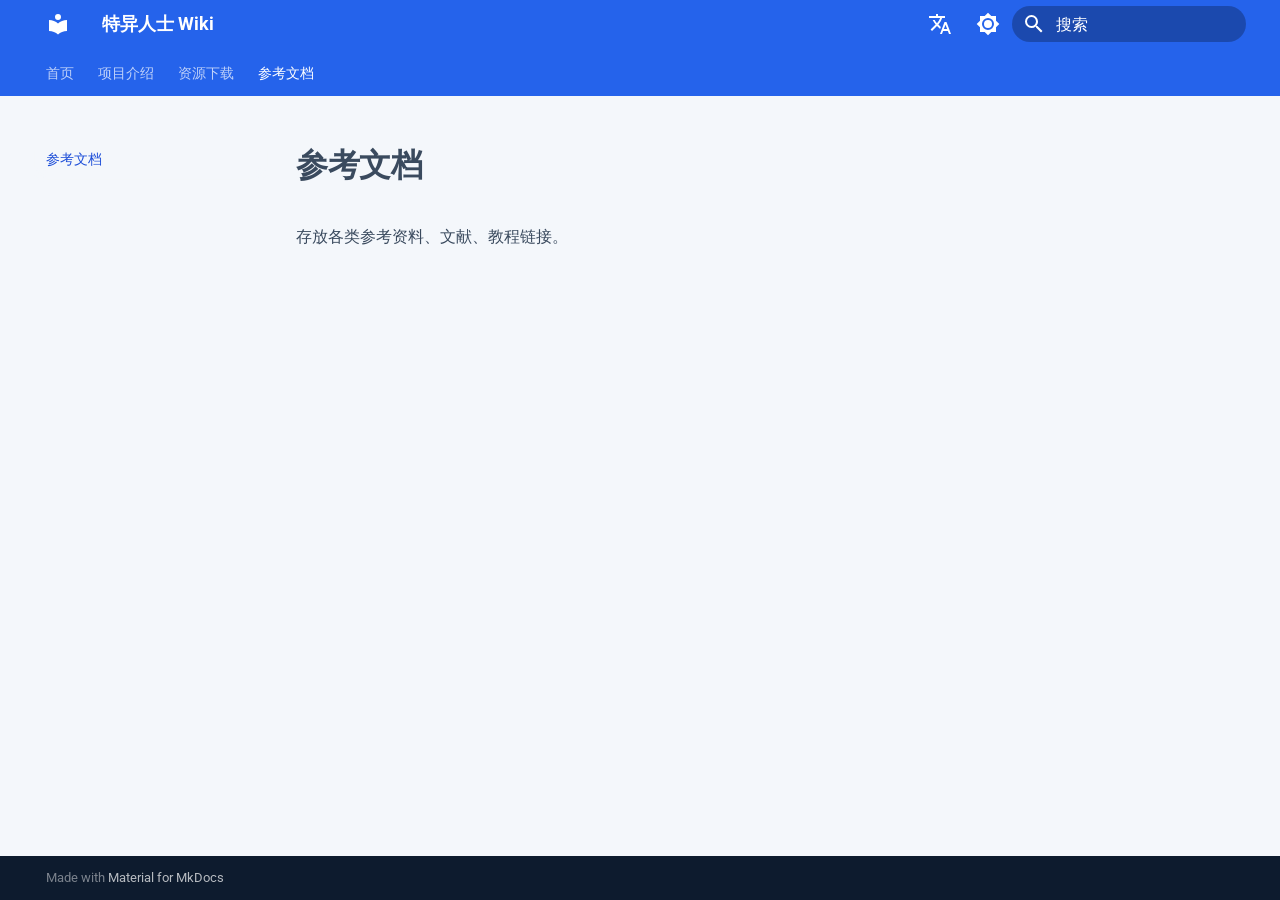
<file: reference/index.html>
<!doctype html>
<html lang="zh" class="no-js">
  <head>
    
      <meta charset="utf-8">
      <meta name="viewport" content="width=device-width,initial-scale=1">
      
        <meta name="description" content="罗大佑知识库与资源站">
      
      
        <meta name="author" content="林小北不是小杯杯🍥">
      
      
      
        <link rel="prev" href="../download/">
      
      
      
        
      
      
      <link rel="icon" href="../assets/images/favicon.png">
      <meta name="generator" content="mkdocs-1.6.1, mkdocs-material-9.7.7">
    
    
      
        <title>参考文档 - 特异人士 Wiki</title>
      
    
    
      <link rel="stylesheet" href="../assets/stylesheets/main.ec1eaa64.min.css">
      
        
        <link rel="stylesheet" href="../assets/stylesheets/palette.ab4e12ef.min.css">
      
      


    
    
      
    
    
      
        
        
        <link rel="preconnect" href="https://fonts.gstatic.com" crossorigin>
        <link rel="stylesheet" href="https://fonts.googleapis.com/css?family=Roboto:300,300i,400,400i,700,700i%7CRoboto+Mono:400,400i,700,700i&display=fallback">
        <style>:root{--md-text-font:"Roboto";--md-code-font:"Roboto Mono"}</style>
      
    
    
      <link rel="stylesheet" href="../stylesheets/extra.css">
    
    <script>__md_scope=new URL("..",location),__md_hash=e=>[...e].reduce(((e,_)=>(e<<5)-e+_.charCodeAt(0)),0),__md_get=(e,_=localStorage,t=__md_scope)=>JSON.parse(_.getItem(t.pathname+"."+e)),__md_set=(e,_,t=localStorage,a=__md_scope)=>{try{t.setItem(a.pathname+"."+e,JSON.stringify(_))}catch(e){}}</script>
    
      

    
    
  </head>
  
  
    
    
      
    
    
    
    
    <body dir="ltr" data-md-color-scheme="default" data-md-color-primary="blue" data-md-color-accent="blue">
  
    
    <input class="md-toggle" data-md-toggle="drawer" type="checkbox" id="__drawer" autocomplete="off">
    <input class="md-toggle" data-md-toggle="search" type="checkbox" id="__search" autocomplete="off">
    <label class="md-overlay" for="__drawer"></label>
    <div data-md-component="skip">
      
        
        <a href="#_1" class="md-skip">
          跳转至
        </a>
      
    </div>
    <div data-md-component="announce">
      
    </div>
    
    
      

<header class="md-header" data-md-component="header">
  <nav class="md-header__inner md-grid" aria-label="页眉">
    <a href=".." title="特异人士 Wiki" class="md-header__button md-logo" aria-label="特异人士 Wiki" data-md-component="logo">
      
  
  <svg xmlns="http://www.w3.org/2000/svg" viewBox="0 0 24 24"><path d="M12 8a3 3 0 0 0 3-3 3 3 0 0 0-3-3 3 3 0 0 0-3 3 3 3 0 0 0 3 3m0 3.54C9.64 9.35 6.5 8 3 8v11c3.5 0 6.64 1.35 9 3.54 2.36-2.19 5.5-3.54 9-3.54V8c-3.5 0-6.64 1.35-9 3.54"/></svg>

    </a>
    <label class="md-header__button md-icon" for="__drawer">
      
      <svg xmlns="http://www.w3.org/2000/svg" viewBox="0 0 24 24"><path d="M3 6h18v2H3zm0 5h18v2H3zm0 5h18v2H3z"/></svg>
    </label>
    <div class="md-header__title" data-md-component="header-title">
      <div class="md-header__ellipsis">
        <div class="md-header__topic">
          <span class="md-ellipsis">
            特异人士 Wiki
          </span>
        </div>
        <div class="md-header__topic" data-md-component="header-topic">
          <span class="md-ellipsis">
            
              参考文档
            
          </span>
        </div>
      </div>
    </div>
    
      
        <form class="md-header__option" data-md-component="palette">
  
    
    
    
    <input class="md-option" data-md-color-media="" data-md-color-scheme="default" data-md-color-primary="blue" data-md-color-accent="blue"  aria-label="切换深色模式"  type="radio" name="__palette" id="__palette_0">
    
      <label class="md-header__button md-icon" title="切换深色模式" for="__palette_1" hidden>
        <svg xmlns="http://www.w3.org/2000/svg" viewBox="0 0 24 24"><path d="M12 8a4 4 0 0 0-4 4 4 4 0 0 0 4 4 4 4 0 0 0 4-4 4 4 0 0 0-4-4m0 10a6 6 0 0 1-6-6 6 6 0 0 1 6-6 6 6 0 0 1 6 6 6 6 0 0 1-6 6m8-9.31V4h-4.69L12 .69 8.69 4H4v4.69L.69 12 4 15.31V20h4.69L12 23.31 15.31 20H20v-4.69L23.31 12z"/></svg>
      </label>
    
  
    
    
    
    <input class="md-option" data-md-color-media="" data-md-color-scheme="slate" data-md-color-primary="blue" data-md-color-accent="blue"  aria-label="切换浅色模式"  type="radio" name="__palette" id="__palette_1">
    
      <label class="md-header__button md-icon" title="切换浅色模式" for="__palette_0" hidden>
        <svg xmlns="http://www.w3.org/2000/svg" viewBox="0 0 24 24"><path d="M12 18c-.89 0-1.74-.2-2.5-.55C11.56 16.5 13 14.42 13 12s-1.44-4.5-3.5-5.45C10.26 6.2 11.11 6 12 6a6 6 0 0 1 6 6 6 6 0 0 1-6 6m8-9.31V4h-4.69L12 .69 8.69 4H4v4.69L.69 12 4 15.31V20h4.69L12 23.31 15.31 20H20v-4.69L23.31 12z"/></svg>
      </label>
    
  
</form>
      
    
    
      <script>var palette=__md_get("__palette");if(palette&&palette.color){if("(prefers-color-scheme)"===palette.color.media){var media=matchMedia("(prefers-color-scheme: light)"),input=document.querySelector(media.matches?"[data-md-color-media='(prefers-color-scheme: light)']":"[data-md-color-media='(prefers-color-scheme: dark)']");palette.color.media=input.getAttribute("data-md-color-media"),palette.color.scheme=input.getAttribute("data-md-color-scheme"),palette.color.primary=input.getAttribute("data-md-color-primary"),palette.color.accent=input.getAttribute("data-md-color-accent")}for(var[key,value]of Object.entries(palette.color))document.body.setAttribute("data-md-color-"+key,value)}</script>
    
    
    
      
      
        <label class="md-header__button md-icon" for="__search">
          
          <svg xmlns="http://www.w3.org/2000/svg" viewBox="0 0 24 24"><path d="M9.5 3A6.5 6.5 0 0 1 16 9.5c0 1.61-.59 3.09-1.56 4.23l.27.27h.79l5 5-1.5 1.5-5-5v-.79l-.27-.27A6.52 6.52 0 0 1 9.5 16 6.5 6.5 0 0 1 3 9.5 6.5 6.5 0 0 1 9.5 3m0 2C7 5 5 7 5 9.5S7 14 9.5 14 14 12 14 9.5 12 5 9.5 5"/></svg>
        </label>
        <div class="md-search" data-md-component="search" role="dialog">
  <label class="md-search__overlay" for="__search"></label>
  <div class="md-search__inner" role="search">
    <form class="md-search__form" name="search">
      <input type="text" class="md-search__input" name="query" aria-label="搜索" placeholder="搜索" autocapitalize="off" autocorrect="off" autocomplete="off" spellcheck="false" data-md-component="search-query" required>
      <label class="md-search__icon md-icon" for="__search">
        
        <svg xmlns="http://www.w3.org/2000/svg" viewBox="0 0 24 24"><path d="M9.5 3A6.5 6.5 0 0 1 16 9.5c0 1.61-.59 3.09-1.56 4.23l.27.27h.79l5 5-1.5 1.5-5-5v-.79l-.27-.27A6.52 6.52 0 0 1 9.5 16 6.5 6.5 0 0 1 3 9.5 6.5 6.5 0 0 1 9.5 3m0 2C7 5 5 7 5 9.5S7 14 9.5 14 14 12 14 9.5 12 5 9.5 5"/></svg>
        
        <svg xmlns="http://www.w3.org/2000/svg" viewBox="0 0 24 24"><path d="M20 11v2H8l5.5 5.5-1.42 1.42L4.16 12l7.92-7.92L13.5 5.5 8 11z"/></svg>
      </label>
      <nav class="md-search__options" aria-label="查找">
        
        <button type="reset" class="md-search__icon md-icon" title="清空当前内容" aria-label="清空当前内容" tabindex="-1">
          
          <svg xmlns="http://www.w3.org/2000/svg" viewBox="0 0 24 24"><path d="M19 6.41 17.59 5 12 10.59 6.41 5 5 6.41 10.59 12 5 17.59 6.41 19 12 13.41 17.59 19 19 17.59 13.41 12z"/></svg>
        </button>
      </nav>
      
        <div class="md-search__suggest" data-md-component="search-suggest"></div>
      
    </form>
    <div class="md-search__output">
      <div class="md-search__scrollwrap" tabindex="0" data-md-scrollfix>
        <div class="md-search-result" data-md-component="search-result">
          <div class="md-search-result__meta">
            正在初始化搜索引擎
          </div>
          <ol class="md-search-result__list" role="presentation"></ol>
        </div>
      </div>
    </div>
  </div>
</div>
      
    
    
  </nav>
  
</header>
    
    <div class="md-container" data-md-component="container">
      
      
        
          
            
<nav class="md-tabs" aria-label="标签" data-md-component="tabs">
  <div class="md-grid">
    <ul class="md-tabs__list">
      
        
  
  
  
  
    <li class="md-tabs__item">
      <a href=".." class="md-tabs__link">
        
  
  
    
  
  首页

      </a>
    </li>
  

      
        
  
  
  
  
    <li class="md-tabs__item">
      <a href="../intro/" class="md-tabs__link">
        
  
  
    
  
  项目介绍

      </a>
    </li>
  

      
        
  
  
  
  
    <li class="md-tabs__item">
      <a href="../download/" class="md-tabs__link">
        
  
  
    
  
  资源下载

      </a>
    </li>
  

      
        
  
  
  
    
  
  
    <li class="md-tabs__item md-tabs__item--active">
      <a href="./" class="md-tabs__link">
        
  
  
    
  
  参考文档

      </a>
    </li>
  

      
    </ul>
  </div>
</nav>
          
        
      
      <main class="md-main" data-md-component="main">
        <div class="md-main__inner md-grid">
          
            
              
              <div class="md-sidebar md-sidebar--primary" data-md-component="sidebar" data-md-type="navigation" >
                <div class="md-sidebar__scrollwrap">
                  <div class="md-sidebar__inner">
                    


  


<nav class="md-nav md-nav--primary md-nav--lifted" aria-label="导航栏" data-md-level="0">
  <label class="md-nav__title" for="__drawer">
    <a href=".." title="特异人士 Wiki" class="md-nav__button md-logo" aria-label="特异人士 Wiki" data-md-component="logo">
      
  
  <svg xmlns="http://www.w3.org/2000/svg" viewBox="0 0 24 24"><path d="M12 8a3 3 0 0 0 3-3 3 3 0 0 0-3-3 3 3 0 0 0-3 3 3 3 0 0 0 3 3m0 3.54C9.64 9.35 6.5 8 3 8v11c3.5 0 6.64 1.35 9 3.54 2.36-2.19 5.5-3.54 9-3.54V8c-3.5 0-6.64 1.35-9 3.54"/></svg>

    </a>
    特异人士 Wiki
  </label>
  
  <ul class="md-nav__list" data-md-scrollfix>
    
      
      
  
  
  
  
    <li class="md-nav__item">
      <a href=".." class="md-nav__link">
        
  
  
  <span class="md-ellipsis">
    
  
    首页
  

    
  </span>
  
  

      </a>
    </li>
  

    
      
      
  
  
  
  
    <li class="md-nav__item">
      <a href="../intro/" class="md-nav__link">
        
  
  
  <span class="md-ellipsis">
    
  
    项目介绍
  

    
  </span>
  
  

      </a>
    </li>
  

    
      
      
  
  
  
  
    <li class="md-nav__item">
      <a href="../download/" class="md-nav__link">
        
  
  
  <span class="md-ellipsis">
    
  
    资源下载
  

    
  </span>
  
  

      </a>
    </li>
  

    
      
      
  
  
    
  
  
  
    <li class="md-nav__item md-nav__item--active">
      
      <input class="md-nav__toggle md-toggle" type="checkbox" id="__toc">
      
      
        
      
      
      <a href="./" class="md-nav__link md-nav__link--active">
        
  
  
  <span class="md-ellipsis">
    
  
    参考文档
  

    
  </span>
  
  

      </a>
      
    </li>
  

    
  </ul>
</nav>
                  </div>
                </div>
              </div>
            
            
              
              <div class="md-sidebar md-sidebar--secondary" data-md-component="sidebar" data-md-type="toc" >
                <div class="md-sidebar__scrollwrap">
                  <div class="md-sidebar__inner">
                    

<nav class="md-nav md-nav--secondary" aria-label="目录">
  
  
  
    
  
  
</nav>
                  </div>
                </div>
              </div>
            
          
          
            <div class="md-content" data-md-component="content">
              
              <article class="md-content__inner md-typeset">
                
                  



<h1 id="_1">参考文档<a class="headerlink" href="#_1" title="Permanent link">&para;</a></h1>
<p>存放各类参考资料、文献、教程链接。</p>












                
              </article>
            </div>
          
          
<script>var target=document.getElementById(location.hash.slice(1));target&&target.name&&(target.checked=target.name.startsWith("__tabbed_"))</script>
        </div>
        
          <button type="button" class="md-top md-icon" data-md-component="top" hidden>
  
  <svg xmlns="http://www.w3.org/2000/svg" viewBox="0 0 24 24"><path d="M13 20h-2V8l-5.5 5.5-1.42-1.42L12 4.16l7.92 7.92-1.42 1.42L13 8z"/></svg>
  回到页面顶部
</button>
        
      </main>
      
        <footer class="md-footer">
  
  <div class="md-footer-meta md-typeset">
    <div class="md-footer-meta__inner md-grid">
      <div class="md-copyright">
  
  
    Made with
    <a href="https://squidfunk.github.io/mkdocs-material/" target="_blank" rel="noopener">
      Material for MkDocs
    </a>
  
</div>
      
    </div>
  </div>
</footer>
      
    </div>
    <div class="md-dialog" data-md-component="dialog">
      <div class="md-dialog__inner md-typeset"></div>
    </div>
    
    
    
      
      
      <script id="__config" type="application/json">{"annotate": null, "base": "..", "features": ["navigation.tabs", "navigation.sections", "navigation.expand", "navigation.top", "search.suggest", "search.highlight", "content.code.copy"], "search": "../assets/javascripts/workers/search.2c215733.min.js", "tags": null, "translations": {"clipboard.copied": "\u5df2\u590d\u5236", "clipboard.copy": "\u590d\u5236", "search.result.more.one": "\u5728\u8be5\u9875\u4e0a\u8fd8\u6709 1 \u4e2a\u7b26\u5408\u6761\u4ef6\u7684\u7ed3\u679c", "search.result.more.other": "\u5728\u8be5\u9875\u4e0a\u8fd8\u6709 # \u4e2a\u7b26\u5408\u6761\u4ef6\u7684\u7ed3\u679c", "search.result.none": "\u6ca1\u6709\u627e\u5230\u7b26\u5408\u6761\u4ef6\u7684\u7ed3\u679c", "search.result.one": "\u627e\u5230 1 \u4e2a\u7b26\u5408\u6761\u4ef6\u7684\u7ed3\u679c", "search.result.other": "# \u4e2a\u7b26\u5408\u6761\u4ef6\u7684\u7ed3\u679c", "search.result.placeholder": "\u952e\u5165\u4ee5\u5f00\u59cb\u641c\u7d22", "search.result.term.missing": "\u7f3a\u5c11", "select.version": "\u9009\u62e9\u5f53\u524d\u7248\u672c"}, "version": null}</script>
    
    
      <script src="../assets/javascripts/bundle.d7400e89.min.js"></script>
      
        <script src="../javascripts/extra.js"></script>
      
    
  </body>
</html>
</file>
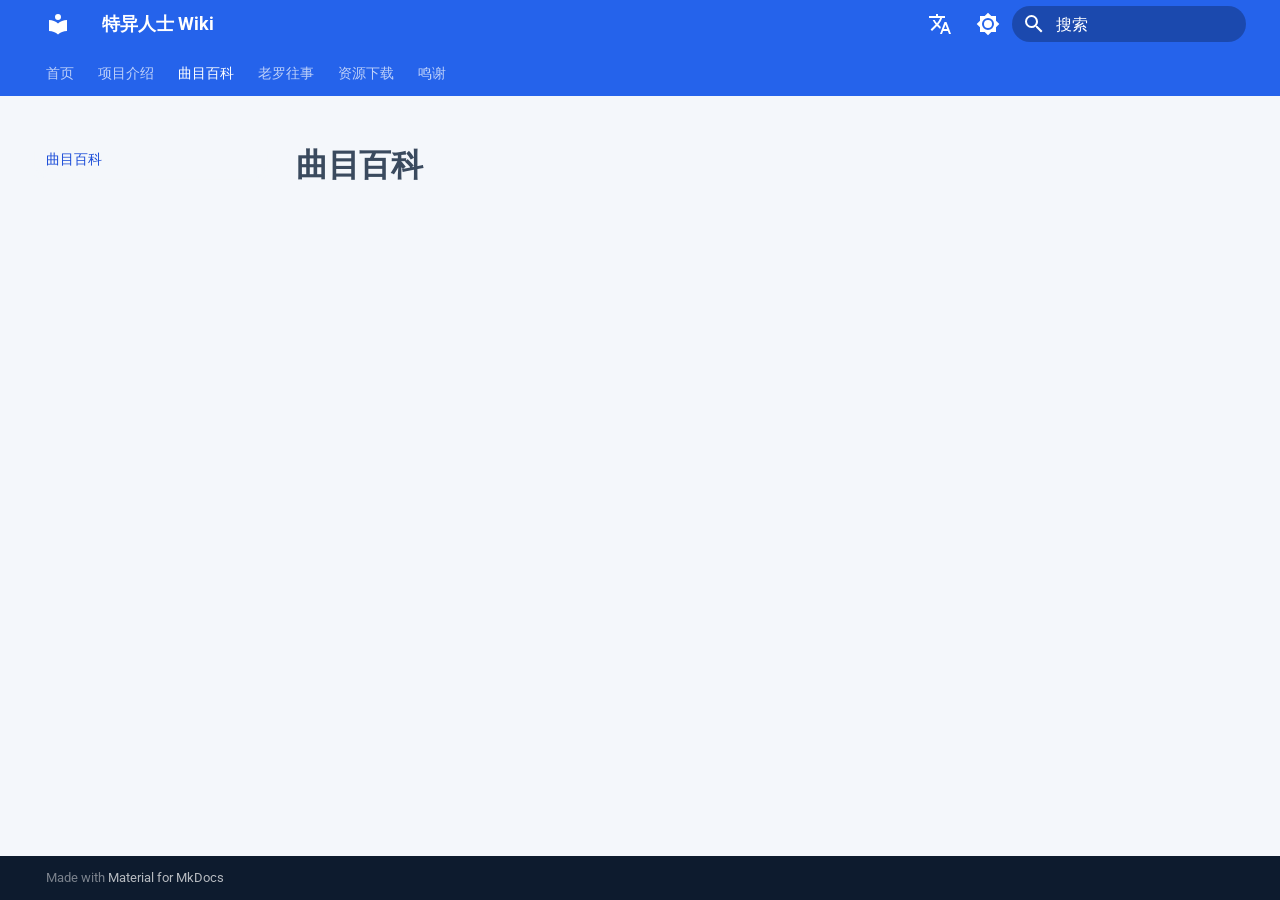
<file: songs/index.html>
<!doctype html>
<html lang="zh" class="no-js">
  <head>
    
      <meta charset="utf-8">
      <meta name="viewport" content="width=device-width,initial-scale=1">
      
        <meta name="description" content="罗大佑知识库与资源站">
      
      
        <meta name="author" content="林小北不是小杯杯🍥">
      
      
      
        <link rel="prev" href="../intro/">
      
      
        <link rel="next" href="../stories/">
      
      
        
      
      
      <link rel="icon" href="../assets/images/favicon.png">
      <meta name="generator" content="mkdocs-1.6.1, mkdocs-material-9.7.7">
    
    
      
        <title>曲目百科 - 特异人士 Wiki</title>
      
    
    
      <link rel="stylesheet" href="../assets/stylesheets/main.ec1eaa64.min.css">
      
        
        <link rel="stylesheet" href="../assets/stylesheets/palette.ab4e12ef.min.css">
      
      


    
    
      
    
    
      
        
        
        <link rel="preconnect" href="https://fonts.gstatic.com" crossorigin>
        <link rel="stylesheet" href="https://fonts.googleapis.com/css?family=Roboto:300,300i,400,400i,700,700i%7CRoboto+Mono:400,400i,700,700i&display=fallback">
        <style>:root{--md-text-font:"Roboto";--md-code-font:"Roboto Mono"}</style>
      
    
    
      <link rel="stylesheet" href="../stylesheets/extra.css">
    
    <script>__md_scope=new URL("..",location),__md_hash=e=>[...e].reduce(((e,_)=>(e<<5)-e+_.charCodeAt(0)),0),__md_get=(e,_=localStorage,t=__md_scope)=>JSON.parse(_.getItem(t.pathname+"."+e)),__md_set=(e,_,t=localStorage,a=__md_scope)=>{try{t.setItem(a.pathname+"."+e,JSON.stringify(_))}catch(e){}}</script>
    
      

    
    
  </head>
  
  
    
    
      
    
    
    
    
    <body dir="ltr" data-md-color-scheme="default" data-md-color-primary="blue" data-md-color-accent="blue">
  
    
    <input class="md-toggle" data-md-toggle="drawer" type="checkbox" id="__drawer" autocomplete="off">
    <input class="md-toggle" data-md-toggle="search" type="checkbox" id="__search" autocomplete="off">
    <label class="md-overlay" for="__drawer"></label>
    <div data-md-component="skip">
      
        
        <a href="#_1" class="md-skip">
          跳转至
        </a>
      
    </div>
    <div data-md-component="announce">
      
    </div>
    
    
      

<header class="md-header" data-md-component="header">
  <nav class="md-header__inner md-grid" aria-label="页眉">
    <a href=".." title="特异人士 Wiki" class="md-header__button md-logo" aria-label="特异人士 Wiki" data-md-component="logo">
      
  
  <svg xmlns="http://www.w3.org/2000/svg" viewBox="0 0 24 24"><path d="M12 8a3 3 0 0 0 3-3 3 3 0 0 0-3-3 3 3 0 0 0-3 3 3 3 0 0 0 3 3m0 3.54C9.64 9.35 6.5 8 3 8v11c3.5 0 6.64 1.35 9 3.54 2.36-2.19 5.5-3.54 9-3.54V8c-3.5 0-6.64 1.35-9 3.54"/></svg>

    </a>
    <label class="md-header__button md-icon" for="__drawer">
      
      <svg xmlns="http://www.w3.org/2000/svg" viewBox="0 0 24 24"><path d="M3 6h18v2H3zm0 5h18v2H3zm0 5h18v2H3z"/></svg>
    </label>
    <div class="md-header__title" data-md-component="header-title">
      <div class="md-header__ellipsis">
        <div class="md-header__topic">
          <span class="md-ellipsis">
            特异人士 Wiki
          </span>
        </div>
        <div class="md-header__topic" data-md-component="header-topic">
          <span class="md-ellipsis">
            
              曲目百科
            
          </span>
        </div>
      </div>
    </div>
    
      
        <form class="md-header__option" data-md-component="palette">
  
    
    
    
    <input class="md-option" data-md-color-media="" data-md-color-scheme="default" data-md-color-primary="blue" data-md-color-accent="blue"  aria-label="切换深色模式"  type="radio" name="__palette" id="__palette_0">
    
      <label class="md-header__button md-icon" title="切换深色模式" for="__palette_1" hidden>
        <svg xmlns="http://www.w3.org/2000/svg" viewBox="0 0 24 24"><path d="M12 8a4 4 0 0 0-4 4 4 4 0 0 0 4 4 4 4 0 0 0 4-4 4 4 0 0 0-4-4m0 10a6 6 0 0 1-6-6 6 6 0 0 1 6-6 6 6 0 0 1 6 6 6 6 0 0 1-6 6m8-9.31V4h-4.69L12 .69 8.69 4H4v4.69L.69 12 4 15.31V20h4.69L12 23.31 15.31 20H20v-4.69L23.31 12z"/></svg>
      </label>
    
  
    
    
    
    <input class="md-option" data-md-color-media="" data-md-color-scheme="slate" data-md-color-primary="blue" data-md-color-accent="blue"  aria-label="切换浅色模式"  type="radio" name="__palette" id="__palette_1">
    
      <label class="md-header__button md-icon" title="切换浅色模式" for="__palette_0" hidden>
        <svg xmlns="http://www.w3.org/2000/svg" viewBox="0 0 24 24"><path d="M12 18c-.89 0-1.74-.2-2.5-.55C11.56 16.5 13 14.42 13 12s-1.44-4.5-3.5-5.45C10.26 6.2 11.11 6 12 6a6 6 0 0 1 6 6 6 6 0 0 1-6 6m8-9.31V4h-4.69L12 .69 8.69 4H4v4.69L.69 12 4 15.31V20h4.69L12 23.31 15.31 20H20v-4.69L23.31 12z"/></svg>
      </label>
    
  
</form>
      
    
    
      <script>var palette=__md_get("__palette");if(palette&&palette.color){if("(prefers-color-scheme)"===palette.color.media){var media=matchMedia("(prefers-color-scheme: light)"),input=document.querySelector(media.matches?"[data-md-color-media='(prefers-color-scheme: light)']":"[data-md-color-media='(prefers-color-scheme: dark)']");palette.color.media=input.getAttribute("data-md-color-media"),palette.color.scheme=input.getAttribute("data-md-color-scheme"),palette.color.primary=input.getAttribute("data-md-color-primary"),palette.color.accent=input.getAttribute("data-md-color-accent")}for(var[key,value]of Object.entries(palette.color))document.body.setAttribute("data-md-color-"+key,value)}</script>
    
    
    
      
      
        <label class="md-header__button md-icon" for="__search">
          
          <svg xmlns="http://www.w3.org/2000/svg" viewBox="0 0 24 24"><path d="M9.5 3A6.5 6.5 0 0 1 16 9.5c0 1.61-.59 3.09-1.56 4.23l.27.27h.79l5 5-1.5 1.5-5-5v-.79l-.27-.27A6.52 6.52 0 0 1 9.5 16 6.5 6.5 0 0 1 3 9.5 6.5 6.5 0 0 1 9.5 3m0 2C7 5 5 7 5 9.5S7 14 9.5 14 14 12 14 9.5 12 5 9.5 5"/></svg>
        </label>
        <div class="md-search" data-md-component="search" role="dialog">
  <label class="md-search__overlay" for="__search"></label>
  <div class="md-search__inner" role="search">
    <form class="md-search__form" name="search">
      <input type="text" class="md-search__input" name="query" aria-label="搜索" placeholder="搜索" autocapitalize="off" autocorrect="off" autocomplete="off" spellcheck="false" data-md-component="search-query" required>
      <label class="md-search__icon md-icon" for="__search">
        
        <svg xmlns="http://www.w3.org/2000/svg" viewBox="0 0 24 24"><path d="M9.5 3A6.5 6.5 0 0 1 16 9.5c0 1.61-.59 3.09-1.56 4.23l.27.27h.79l5 5-1.5 1.5-5-5v-.79l-.27-.27A6.52 6.52 0 0 1 9.5 16 6.5 6.5 0 0 1 3 9.5 6.5 6.5 0 0 1 9.5 3m0 2C7 5 5 7 5 9.5S7 14 9.5 14 14 12 14 9.5 12 5 9.5 5"/></svg>
        
        <svg xmlns="http://www.w3.org/2000/svg" viewBox="0 0 24 24"><path d="M20 11v2H8l5.5 5.5-1.42 1.42L4.16 12l7.92-7.92L13.5 5.5 8 11z"/></svg>
      </label>
      <nav class="md-search__options" aria-label="查找">
        
        <button type="reset" class="md-search__icon md-icon" title="清空当前内容" aria-label="清空当前内容" tabindex="-1">
          
          <svg xmlns="http://www.w3.org/2000/svg" viewBox="0 0 24 24"><path d="M19 6.41 17.59 5 12 10.59 6.41 5 5 6.41 10.59 12 5 17.59 6.41 19 12 13.41 17.59 19 19 17.59 13.41 12z"/></svg>
        </button>
      </nav>
      
        <div class="md-search__suggest" data-md-component="search-suggest"></div>
      
    </form>
    <div class="md-search__output">
      <div class="md-search__scrollwrap" tabindex="0" data-md-scrollfix>
        <div class="md-search-result" data-md-component="search-result">
          <div class="md-search-result__meta">
            正在初始化搜索引擎
          </div>
          <ol class="md-search-result__list" role="presentation"></ol>
        </div>
      </div>
    </div>
  </div>
</div>
      
    
    
  </nav>
  
</header>
    
    <div class="md-container" data-md-component="container">
      
      
        
          
            
<nav class="md-tabs" aria-label="标签" data-md-component="tabs">
  <div class="md-grid">
    <ul class="md-tabs__list">
      
        
  
  
  
  
    <li class="md-tabs__item">
      <a href=".." class="md-tabs__link">
        
  
  
    
  
  首页

      </a>
    </li>
  

      
        
  
  
  
  
    <li class="md-tabs__item">
      <a href="../intro/" class="md-tabs__link">
        
  
  
    
  
  项目介绍

      </a>
    </li>
  

      
        
  
  
  
    
  
  
    <li class="md-tabs__item md-tabs__item--active">
      <a href="./" class="md-tabs__link">
        
  
  
    
  
  曲目百科

      </a>
    </li>
  

      
        
  
  
  
  
    <li class="md-tabs__item">
      <a href="../stories/" class="md-tabs__link">
        
  
  
    
  
  老罗往事

      </a>
    </li>
  

      
        
  
  
  
  
    <li class="md-tabs__item">
      <a href="../download/" class="md-tabs__link">
        
  
  
    
  
  资源下载

      </a>
    </li>
  

      
        
  
  
  
  
    <li class="md-tabs__item">
      <a href="../thanks/" class="md-tabs__link">
        
  
  
    
  
  鸣谢

      </a>
    </li>
  

      
    </ul>
  </div>
</nav>
          
        
      
      <main class="md-main" data-md-component="main">
        <div class="md-main__inner md-grid">
          
            
              
              <div class="md-sidebar md-sidebar--primary" data-md-component="sidebar" data-md-type="navigation" >
                <div class="md-sidebar__scrollwrap">
                  <div class="md-sidebar__inner">
                    


  


<nav class="md-nav md-nav--primary md-nav--lifted" aria-label="导航栏" data-md-level="0">
  <label class="md-nav__title" for="__drawer">
    <a href=".." title="特异人士 Wiki" class="md-nav__button md-logo" aria-label="特异人士 Wiki" data-md-component="logo">
      
  
  <svg xmlns="http://www.w3.org/2000/svg" viewBox="0 0 24 24"><path d="M12 8a3 3 0 0 0 3-3 3 3 0 0 0-3-3 3 3 0 0 0-3 3 3 3 0 0 0 3 3m0 3.54C9.64 9.35 6.5 8 3 8v11c3.5 0 6.64 1.35 9 3.54 2.36-2.19 5.5-3.54 9-3.54V8c-3.5 0-6.64 1.35-9 3.54"/></svg>

    </a>
    特异人士 Wiki
  </label>
  
  <ul class="md-nav__list" data-md-scrollfix>
    
      
      
  
  
  
  
    <li class="md-nav__item">
      <a href=".." class="md-nav__link">
        
  
  
  <span class="md-ellipsis">
    
  
    首页
  

    
  </span>
  
  

      </a>
    </li>
  

    
      
      
  
  
  
  
    <li class="md-nav__item">
      <a href="../intro/" class="md-nav__link">
        
  
  
  <span class="md-ellipsis">
    
  
    项目介绍
  

    
  </span>
  
  

      </a>
    </li>
  

    
      
      
  
  
    
  
  
  
    <li class="md-nav__item md-nav__item--active">
      
      <input class="md-nav__toggle md-toggle" type="checkbox" id="__toc">
      
      
        
      
      
      <a href="./" class="md-nav__link md-nav__link--active">
        
  
  
  <span class="md-ellipsis">
    
  
    曲目百科
  

    
  </span>
  
  

      </a>
      
    </li>
  

    
      
      
  
  
  
  
    <li class="md-nav__item">
      <a href="../stories/" class="md-nav__link">
        
  
  
  <span class="md-ellipsis">
    
  
    老罗往事
  

    
  </span>
  
  

      </a>
    </li>
  

    
      
      
  
  
  
  
    <li class="md-nav__item">
      <a href="../download/" class="md-nav__link">
        
  
  
  <span class="md-ellipsis">
    
  
    资源下载
  

    
  </span>
  
  

      </a>
    </li>
  

    
      
      
  
  
  
  
    <li class="md-nav__item">
      <a href="../thanks/" class="md-nav__link">
        
  
  
  <span class="md-ellipsis">
    
  
    鸣谢
  

    
  </span>
  
  

      </a>
    </li>
  

    
  </ul>
</nav>
                  </div>
                </div>
              </div>
            
            
              
              <div class="md-sidebar md-sidebar--secondary" data-md-component="sidebar" data-md-type="toc" >
                <div class="md-sidebar__scrollwrap">
                  <div class="md-sidebar__inner">
                    

<nav class="md-nav md-nav--secondary" aria-label="目录">
  
  
  
    
  
  
</nav>
                  </div>
                </div>
              </div>
            
          
          
            <div class="md-content" data-md-component="content">
              
              <article class="md-content__inner md-typeset">
                
                  



<h1 id="_1">曲目百科<a class="headerlink" href="#_1" title="Permanent link">&para;</a></h1>












                
              </article>
            </div>
          
          
<script>var target=document.getElementById(location.hash.slice(1));target&&target.name&&(target.checked=target.name.startsWith("__tabbed_"))</script>
        </div>
        
          <button type="button" class="md-top md-icon" data-md-component="top" hidden>
  
  <svg xmlns="http://www.w3.org/2000/svg" viewBox="0 0 24 24"><path d="M13 20h-2V8l-5.5 5.5-1.42-1.42L12 4.16l7.92 7.92-1.42 1.42L13 8z"/></svg>
  回到页面顶部
</button>
        
      </main>
      
        <footer class="md-footer">
  
  <div class="md-footer-meta md-typeset">
    <div class="md-footer-meta__inner md-grid">
      <div class="md-copyright">
  
  
    Made with
    <a href="https://squidfunk.github.io/mkdocs-material/" target="_blank" rel="noopener">
      Material for MkDocs
    </a>
  
</div>
      
    </div>
  </div>
</footer>
      
    </div>
    <div class="md-dialog" data-md-component="dialog">
      <div class="md-dialog__inner md-typeset"></div>
    </div>
    
    
    
      
      
      <script id="__config" type="application/json">{"annotate": null, "base": "..", "features": ["navigation.tabs", "navigation.sections", "navigation.expand", "navigation.top", "search.suggest", "search.highlight", "content.code.copy"], "search": "../assets/javascripts/workers/search.2c215733.min.js", "tags": null, "translations": {"clipboard.copied": "\u5df2\u590d\u5236", "clipboard.copy": "\u590d\u5236", "search.result.more.one": "\u5728\u8be5\u9875\u4e0a\u8fd8\u6709 1 \u4e2a\u7b26\u5408\u6761\u4ef6\u7684\u7ed3\u679c", "search.result.more.other": "\u5728\u8be5\u9875\u4e0a\u8fd8\u6709 # \u4e2a\u7b26\u5408\u6761\u4ef6\u7684\u7ed3\u679c", "search.result.none": "\u6ca1\u6709\u627e\u5230\u7b26\u5408\u6761\u4ef6\u7684\u7ed3\u679c", "search.result.one": "\u627e\u5230 1 \u4e2a\u7b26\u5408\u6761\u4ef6\u7684\u7ed3\u679c", "search.result.other": "# \u4e2a\u7b26\u5408\u6761\u4ef6\u7684\u7ed3\u679c", "search.result.placeholder": "\u952e\u5165\u4ee5\u5f00\u59cb\u641c\u7d22", "search.result.term.missing": "\u7f3a\u5c11", "select.version": "\u9009\u62e9\u5f53\u524d\u7248\u672c"}, "version": null}</script>
    
    
      <script src="../assets/javascripts/bundle.d7400e89.min.js"></script>
      
        <script src="../javascripts/extra.js"></script>
      
    
  </body>
</html>
</file>
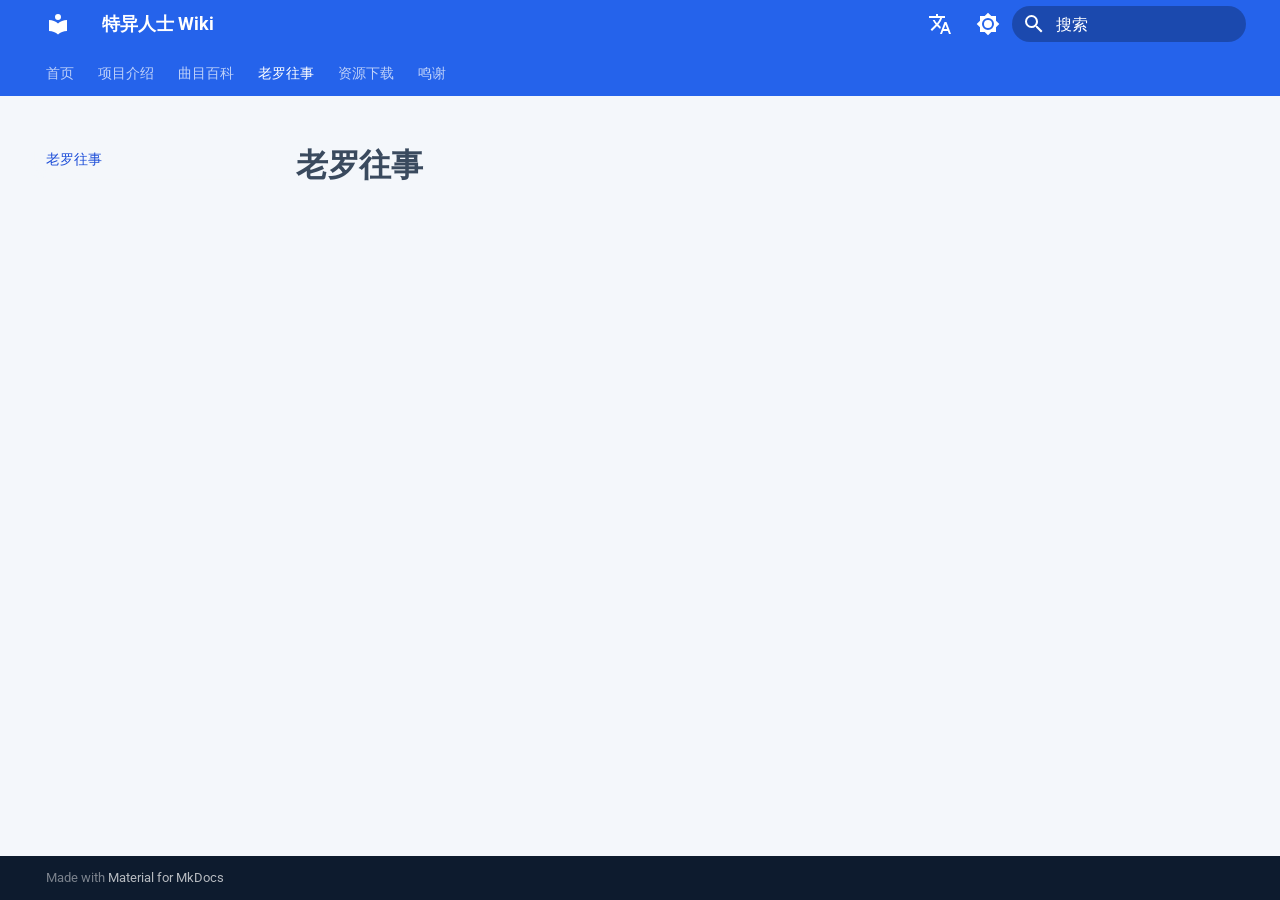
<file: stories/index.html>
<!doctype html>
<html lang="zh" class="no-js">
  <head>
    
      <meta charset="utf-8">
      <meta name="viewport" content="width=device-width,initial-scale=1">
      
        <meta name="description" content="罗大佑知识库与资源站">
      
      
        <meta name="author" content="林小北不是小杯杯🍥">
      
      
      
        <link rel="prev" href="../songs/">
      
      
        <link rel="next" href="../download/">
      
      
        
      
      
      <link rel="icon" href="../assets/images/favicon.png">
      <meta name="generator" content="mkdocs-1.6.1, mkdocs-material-9.7.7">
    
    
      
        <title>老罗往事 - 特异人士 Wiki</title>
      
    
    
      <link rel="stylesheet" href="../assets/stylesheets/main.ec1eaa64.min.css">
      
        
        <link rel="stylesheet" href="../assets/stylesheets/palette.ab4e12ef.min.css">
      
      


    
    
      
    
    
      
        
        
        <link rel="preconnect" href="https://fonts.gstatic.com" crossorigin>
        <link rel="stylesheet" href="https://fonts.googleapis.com/css?family=Roboto:300,300i,400,400i,700,700i%7CRoboto+Mono:400,400i,700,700i&display=fallback">
        <style>:root{--md-text-font:"Roboto";--md-code-font:"Roboto Mono"}</style>
      
    
    
      <link rel="stylesheet" href="../stylesheets/extra.css">
    
    <script>__md_scope=new URL("..",location),__md_hash=e=>[...e].reduce(((e,_)=>(e<<5)-e+_.charCodeAt(0)),0),__md_get=(e,_=localStorage,t=__md_scope)=>JSON.parse(_.getItem(t.pathname+"."+e)),__md_set=(e,_,t=localStorage,a=__md_scope)=>{try{t.setItem(a.pathname+"."+e,JSON.stringify(_))}catch(e){}}</script>
    
      

    
    
  </head>
  
  
    
    
      
    
    
    
    
    <body dir="ltr" data-md-color-scheme="default" data-md-color-primary="blue" data-md-color-accent="blue">
  
    
    <input class="md-toggle" data-md-toggle="drawer" type="checkbox" id="__drawer" autocomplete="off">
    <input class="md-toggle" data-md-toggle="search" type="checkbox" id="__search" autocomplete="off">
    <label class="md-overlay" for="__drawer"></label>
    <div data-md-component="skip">
      
        
        <a href="#_1" class="md-skip">
          跳转至
        </a>
      
    </div>
    <div data-md-component="announce">
      
    </div>
    
    
      

<header class="md-header" data-md-component="header">
  <nav class="md-header__inner md-grid" aria-label="页眉">
    <a href=".." title="特异人士 Wiki" class="md-header__button md-logo" aria-label="特异人士 Wiki" data-md-component="logo">
      
  
  <svg xmlns="http://www.w3.org/2000/svg" viewBox="0 0 24 24"><path d="M12 8a3 3 0 0 0 3-3 3 3 0 0 0-3-3 3 3 0 0 0-3 3 3 3 0 0 0 3 3m0 3.54C9.64 9.35 6.5 8 3 8v11c3.5 0 6.64 1.35 9 3.54 2.36-2.19 5.5-3.54 9-3.54V8c-3.5 0-6.64 1.35-9 3.54"/></svg>

    </a>
    <label class="md-header__button md-icon" for="__drawer">
      
      <svg xmlns="http://www.w3.org/2000/svg" viewBox="0 0 24 24"><path d="M3 6h18v2H3zm0 5h18v2H3zm0 5h18v2H3z"/></svg>
    </label>
    <div class="md-header__title" data-md-component="header-title">
      <div class="md-header__ellipsis">
        <div class="md-header__topic">
          <span class="md-ellipsis">
            特异人士 Wiki
          </span>
        </div>
        <div class="md-header__topic" data-md-component="header-topic">
          <span class="md-ellipsis">
            
              老罗往事
            
          </span>
        </div>
      </div>
    </div>
    
      
        <form class="md-header__option" data-md-component="palette">
  
    
    
    
    <input class="md-option" data-md-color-media="" data-md-color-scheme="default" data-md-color-primary="blue" data-md-color-accent="blue"  aria-label="切换深色模式"  type="radio" name="__palette" id="__palette_0">
    
      <label class="md-header__button md-icon" title="切换深色模式" for="__palette_1" hidden>
        <svg xmlns="http://www.w3.org/2000/svg" viewBox="0 0 24 24"><path d="M12 8a4 4 0 0 0-4 4 4 4 0 0 0 4 4 4 4 0 0 0 4-4 4 4 0 0 0-4-4m0 10a6 6 0 0 1-6-6 6 6 0 0 1 6-6 6 6 0 0 1 6 6 6 6 0 0 1-6 6m8-9.31V4h-4.69L12 .69 8.69 4H4v4.69L.69 12 4 15.31V20h4.69L12 23.31 15.31 20H20v-4.69L23.31 12z"/></svg>
      </label>
    
  
    
    
    
    <input class="md-option" data-md-color-media="" data-md-color-scheme="slate" data-md-color-primary="blue" data-md-color-accent="blue"  aria-label="切换浅色模式"  type="radio" name="__palette" id="__palette_1">
    
      <label class="md-header__button md-icon" title="切换浅色模式" for="__palette_0" hidden>
        <svg xmlns="http://www.w3.org/2000/svg" viewBox="0 0 24 24"><path d="M12 18c-.89 0-1.74-.2-2.5-.55C11.56 16.5 13 14.42 13 12s-1.44-4.5-3.5-5.45C10.26 6.2 11.11 6 12 6a6 6 0 0 1 6 6 6 6 0 0 1-6 6m8-9.31V4h-4.69L12 .69 8.69 4H4v4.69L.69 12 4 15.31V20h4.69L12 23.31 15.31 20H20v-4.69L23.31 12z"/></svg>
      </label>
    
  
</form>
      
    
    
      <script>var palette=__md_get("__palette");if(palette&&palette.color){if("(prefers-color-scheme)"===palette.color.media){var media=matchMedia("(prefers-color-scheme: light)"),input=document.querySelector(media.matches?"[data-md-color-media='(prefers-color-scheme: light)']":"[data-md-color-media='(prefers-color-scheme: dark)']");palette.color.media=input.getAttribute("data-md-color-media"),palette.color.scheme=input.getAttribute("data-md-color-scheme"),palette.color.primary=input.getAttribute("data-md-color-primary"),palette.color.accent=input.getAttribute("data-md-color-accent")}for(var[key,value]of Object.entries(palette.color))document.body.setAttribute("data-md-color-"+key,value)}</script>
    
    
    
      
      
        <label class="md-header__button md-icon" for="__search">
          
          <svg xmlns="http://www.w3.org/2000/svg" viewBox="0 0 24 24"><path d="M9.5 3A6.5 6.5 0 0 1 16 9.5c0 1.61-.59 3.09-1.56 4.23l.27.27h.79l5 5-1.5 1.5-5-5v-.79l-.27-.27A6.52 6.52 0 0 1 9.5 16 6.5 6.5 0 0 1 3 9.5 6.5 6.5 0 0 1 9.5 3m0 2C7 5 5 7 5 9.5S7 14 9.5 14 14 12 14 9.5 12 5 9.5 5"/></svg>
        </label>
        <div class="md-search" data-md-component="search" role="dialog">
  <label class="md-search__overlay" for="__search"></label>
  <div class="md-search__inner" role="search">
    <form class="md-search__form" name="search">
      <input type="text" class="md-search__input" name="query" aria-label="搜索" placeholder="搜索" autocapitalize="off" autocorrect="off" autocomplete="off" spellcheck="false" data-md-component="search-query" required>
      <label class="md-search__icon md-icon" for="__search">
        
        <svg xmlns="http://www.w3.org/2000/svg" viewBox="0 0 24 24"><path d="M9.5 3A6.5 6.5 0 0 1 16 9.5c0 1.61-.59 3.09-1.56 4.23l.27.27h.79l5 5-1.5 1.5-5-5v-.79l-.27-.27A6.52 6.52 0 0 1 9.5 16 6.5 6.5 0 0 1 3 9.5 6.5 6.5 0 0 1 9.5 3m0 2C7 5 5 7 5 9.5S7 14 9.5 14 14 12 14 9.5 12 5 9.5 5"/></svg>
        
        <svg xmlns="http://www.w3.org/2000/svg" viewBox="0 0 24 24"><path d="M20 11v2H8l5.5 5.5-1.42 1.42L4.16 12l7.92-7.92L13.5 5.5 8 11z"/></svg>
      </label>
      <nav class="md-search__options" aria-label="查找">
        
        <button type="reset" class="md-search__icon md-icon" title="清空当前内容" aria-label="清空当前内容" tabindex="-1">
          
          <svg xmlns="http://www.w3.org/2000/svg" viewBox="0 0 24 24"><path d="M19 6.41 17.59 5 12 10.59 6.41 5 5 6.41 10.59 12 5 17.59 6.41 19 12 13.41 17.59 19 19 17.59 13.41 12z"/></svg>
        </button>
      </nav>
      
        <div class="md-search__suggest" data-md-component="search-suggest"></div>
      
    </form>
    <div class="md-search__output">
      <div class="md-search__scrollwrap" tabindex="0" data-md-scrollfix>
        <div class="md-search-result" data-md-component="search-result">
          <div class="md-search-result__meta">
            正在初始化搜索引擎
          </div>
          <ol class="md-search-result__list" role="presentation"></ol>
        </div>
      </div>
    </div>
  </div>
</div>
      
    
    
  </nav>
  
</header>
    
    <div class="md-container" data-md-component="container">
      
      
        
          
            
<nav class="md-tabs" aria-label="标签" data-md-component="tabs">
  <div class="md-grid">
    <ul class="md-tabs__list">
      
        
  
  
  
  
    <li class="md-tabs__item">
      <a href=".." class="md-tabs__link">
        
  
  
    
  
  首页

      </a>
    </li>
  

      
        
  
  
  
  
    <li class="md-tabs__item">
      <a href="../intro/" class="md-tabs__link">
        
  
  
    
  
  项目介绍

      </a>
    </li>
  

      
        
  
  
  
  
    <li class="md-tabs__item">
      <a href="../songs/" class="md-tabs__link">
        
  
  
    
  
  曲目百科

      </a>
    </li>
  

      
        
  
  
  
    
  
  
    <li class="md-tabs__item md-tabs__item--active">
      <a href="./" class="md-tabs__link">
        
  
  
    
  
  老罗往事

      </a>
    </li>
  

      
        
  
  
  
  
    <li class="md-tabs__item">
      <a href="../download/" class="md-tabs__link">
        
  
  
    
  
  资源下载

      </a>
    </li>
  

      
        
  
  
  
  
    <li class="md-tabs__item">
      <a href="../thanks/" class="md-tabs__link">
        
  
  
    
  
  鸣谢

      </a>
    </li>
  

      
    </ul>
  </div>
</nav>
          
        
      
      <main class="md-main" data-md-component="main">
        <div class="md-main__inner md-grid">
          
            
              
              <div class="md-sidebar md-sidebar--primary" data-md-component="sidebar" data-md-type="navigation" >
                <div class="md-sidebar__scrollwrap">
                  <div class="md-sidebar__inner">
                    


  


<nav class="md-nav md-nav--primary md-nav--lifted" aria-label="导航栏" data-md-level="0">
  <label class="md-nav__title" for="__drawer">
    <a href=".." title="特异人士 Wiki" class="md-nav__button md-logo" aria-label="特异人士 Wiki" data-md-component="logo">
      
  
  <svg xmlns="http://www.w3.org/2000/svg" viewBox="0 0 24 24"><path d="M12 8a3 3 0 0 0 3-3 3 3 0 0 0-3-3 3 3 0 0 0-3 3 3 3 0 0 0 3 3m0 3.54C9.64 9.35 6.5 8 3 8v11c3.5 0 6.64 1.35 9 3.54 2.36-2.19 5.5-3.54 9-3.54V8c-3.5 0-6.64 1.35-9 3.54"/></svg>

    </a>
    特异人士 Wiki
  </label>
  
  <ul class="md-nav__list" data-md-scrollfix>
    
      
      
  
  
  
  
    <li class="md-nav__item">
      <a href=".." class="md-nav__link">
        
  
  
  <span class="md-ellipsis">
    
  
    首页
  

    
  </span>
  
  

      </a>
    </li>
  

    
      
      
  
  
  
  
    <li class="md-nav__item">
      <a href="../intro/" class="md-nav__link">
        
  
  
  <span class="md-ellipsis">
    
  
    项目介绍
  

    
  </span>
  
  

      </a>
    </li>
  

    
      
      
  
  
  
  
    <li class="md-nav__item">
      <a href="../songs/" class="md-nav__link">
        
  
  
  <span class="md-ellipsis">
    
  
    曲目百科
  

    
  </span>
  
  

      </a>
    </li>
  

    
      
      
  
  
    
  
  
  
    <li class="md-nav__item md-nav__item--active">
      
      <input class="md-nav__toggle md-toggle" type="checkbox" id="__toc">
      
      
        
      
      
      <a href="./" class="md-nav__link md-nav__link--active">
        
  
  
  <span class="md-ellipsis">
    
  
    老罗往事
  

    
  </span>
  
  

      </a>
      
    </li>
  

    
      
      
  
  
  
  
    <li class="md-nav__item">
      <a href="../download/" class="md-nav__link">
        
  
  
  <span class="md-ellipsis">
    
  
    资源下载
  

    
  </span>
  
  

      </a>
    </li>
  

    
      
      
  
  
  
  
    <li class="md-nav__item">
      <a href="../thanks/" class="md-nav__link">
        
  
  
  <span class="md-ellipsis">
    
  
    鸣谢
  

    
  </span>
  
  

      </a>
    </li>
  

    
  </ul>
</nav>
                  </div>
                </div>
              </div>
            
            
              
              <div class="md-sidebar md-sidebar--secondary" data-md-component="sidebar" data-md-type="toc" >
                <div class="md-sidebar__scrollwrap">
                  <div class="md-sidebar__inner">
                    

<nav class="md-nav md-nav--secondary" aria-label="目录">
  
  
  
    
  
  
</nav>
                  </div>
                </div>
              </div>
            
          
          
            <div class="md-content" data-md-component="content">
              
              <article class="md-content__inner md-typeset">
                
                  



<h1 id="_1">老罗往事<a class="headerlink" href="#_1" title="Permanent link">&para;</a></h1>












                
              </article>
            </div>
          
          
<script>var target=document.getElementById(location.hash.slice(1));target&&target.name&&(target.checked=target.name.startsWith("__tabbed_"))</script>
        </div>
        
          <button type="button" class="md-top md-icon" data-md-component="top" hidden>
  
  <svg xmlns="http://www.w3.org/2000/svg" viewBox="0 0 24 24"><path d="M13 20h-2V8l-5.5 5.5-1.42-1.42L12 4.16l7.92 7.92-1.42 1.42L13 8z"/></svg>
  回到页面顶部
</button>
        
      </main>
      
        <footer class="md-footer">
  
  <div class="md-footer-meta md-typeset">
    <div class="md-footer-meta__inner md-grid">
      <div class="md-copyright">
  
  
    Made with
    <a href="https://squidfunk.github.io/mkdocs-material/" target="_blank" rel="noopener">
      Material for MkDocs
    </a>
  
</div>
      
    </div>
  </div>
</footer>
      
    </div>
    <div class="md-dialog" data-md-component="dialog">
      <div class="md-dialog__inner md-typeset"></div>
    </div>
    
    
    
      
      
      <script id="__config" type="application/json">{"annotate": null, "base": "..", "features": ["navigation.tabs", "navigation.sections", "navigation.expand", "navigation.top", "search.suggest", "search.highlight", "content.code.copy"], "search": "../assets/javascripts/workers/search.2c215733.min.js", "tags": null, "translations": {"clipboard.copied": "\u5df2\u590d\u5236", "clipboard.copy": "\u590d\u5236", "search.result.more.one": "\u5728\u8be5\u9875\u4e0a\u8fd8\u6709 1 \u4e2a\u7b26\u5408\u6761\u4ef6\u7684\u7ed3\u679c", "search.result.more.other": "\u5728\u8be5\u9875\u4e0a\u8fd8\u6709 # \u4e2a\u7b26\u5408\u6761\u4ef6\u7684\u7ed3\u679c", "search.result.none": "\u6ca1\u6709\u627e\u5230\u7b26\u5408\u6761\u4ef6\u7684\u7ed3\u679c", "search.result.one": "\u627e\u5230 1 \u4e2a\u7b26\u5408\u6761\u4ef6\u7684\u7ed3\u679c", "search.result.other": "# \u4e2a\u7b26\u5408\u6761\u4ef6\u7684\u7ed3\u679c", "search.result.placeholder": "\u952e\u5165\u4ee5\u5f00\u59cb\u641c\u7d22", "search.result.term.missing": "\u7f3a\u5c11", "select.version": "\u9009\u62e9\u5f53\u524d\u7248\u672c"}, "version": null}</script>
    
    
      <script src="../assets/javascripts/bundle.d7400e89.min.js"></script>
      
        <script src="../javascripts/extra.js"></script>
      
    
  </body>
</html>
</file>
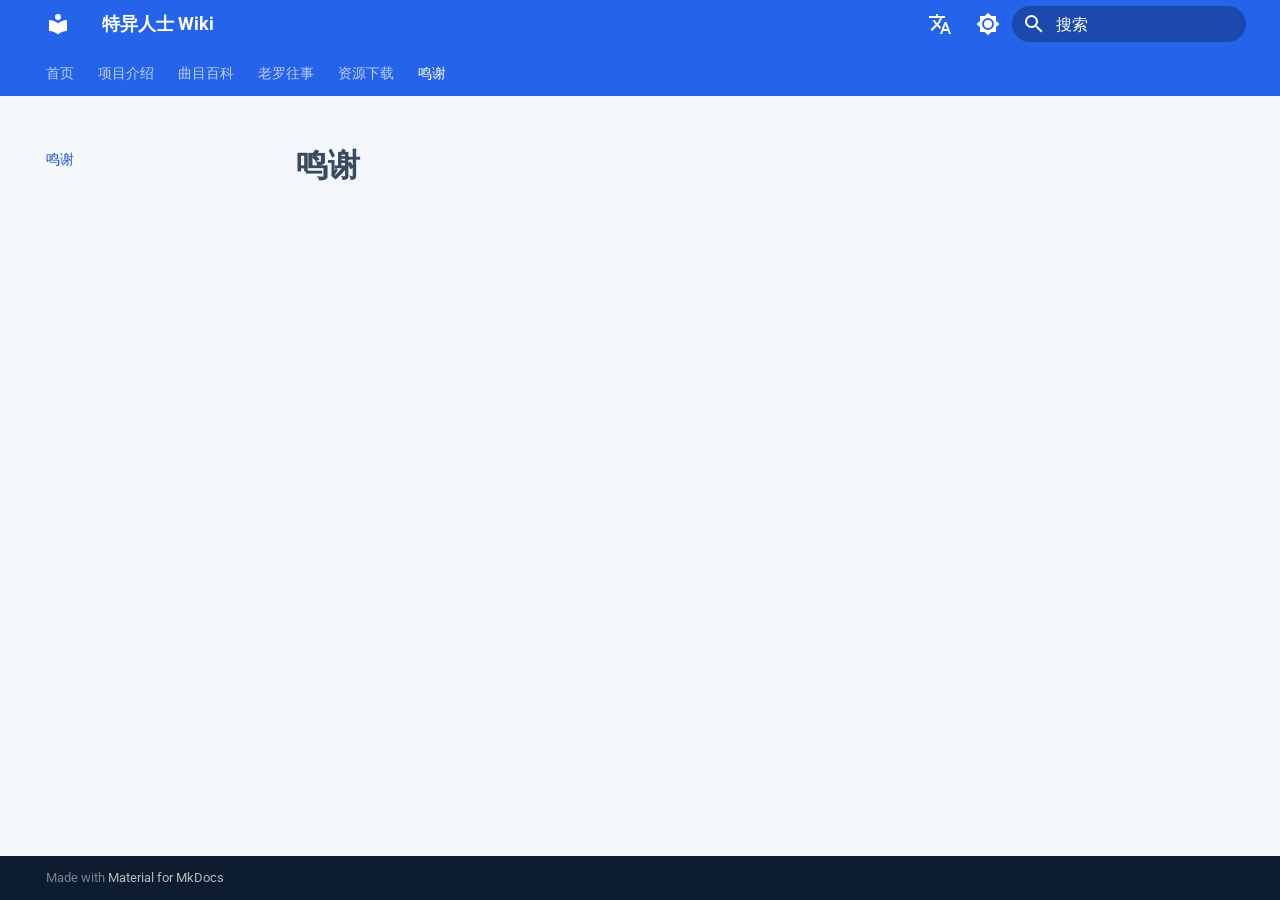
<file: thanks/index.html>
<!doctype html>
<html lang="zh" class="no-js">
  <head>
    
      <meta charset="utf-8">
      <meta name="viewport" content="width=device-width,initial-scale=1">
      
        <meta name="description" content="罗大佑知识库与资源站">
      
      
        <meta name="author" content="林小北不是小杯杯🍥">
      
      
      
        <link rel="prev" href="../download/">
      
      
      
        
      
      
      <link rel="icon" href="../assets/images/favicon.png">
      <meta name="generator" content="mkdocs-1.6.1, mkdocs-material-9.7.7">
    
    
      
        <title>鸣谢 - 特异人士 Wiki</title>
      
    
    
      <link rel="stylesheet" href="../assets/stylesheets/main.ec1eaa64.min.css">
      
        
        <link rel="stylesheet" href="../assets/stylesheets/palette.ab4e12ef.min.css">
      
      


    
    
      
    
    
      
        
        
        <link rel="preconnect" href="https://fonts.gstatic.com" crossorigin>
        <link rel="stylesheet" href="https://fonts.googleapis.com/css?family=Roboto:300,300i,400,400i,700,700i%7CRoboto+Mono:400,400i,700,700i&display=fallback">
        <style>:root{--md-text-font:"Roboto";--md-code-font:"Roboto Mono"}</style>
      
    
    
      <link rel="stylesheet" href="../stylesheets/extra.css">
    
    <script>__md_scope=new URL("..",location),__md_hash=e=>[...e].reduce(((e,_)=>(e<<5)-e+_.charCodeAt(0)),0),__md_get=(e,_=localStorage,t=__md_scope)=>JSON.parse(_.getItem(t.pathname+"."+e)),__md_set=(e,_,t=localStorage,a=__md_scope)=>{try{t.setItem(a.pathname+"."+e,JSON.stringify(_))}catch(e){}}</script>
    
      

    
    
  </head>
  
  
    
    
      
    
    
    
    
    <body dir="ltr" data-md-color-scheme="default" data-md-color-primary="blue" data-md-color-accent="blue">
  
    
    <input class="md-toggle" data-md-toggle="drawer" type="checkbox" id="__drawer" autocomplete="off">
    <input class="md-toggle" data-md-toggle="search" type="checkbox" id="__search" autocomplete="off">
    <label class="md-overlay" for="__drawer"></label>
    <div data-md-component="skip">
      
        
        <a href="#_1" class="md-skip">
          跳转至
        </a>
      
    </div>
    <div data-md-component="announce">
      
    </div>
    
    
      

<header class="md-header" data-md-component="header">
  <nav class="md-header__inner md-grid" aria-label="页眉">
    <a href=".." title="特异人士 Wiki" class="md-header__button md-logo" aria-label="特异人士 Wiki" data-md-component="logo">
      
  
  <svg xmlns="http://www.w3.org/2000/svg" viewBox="0 0 24 24"><path d="M12 8a3 3 0 0 0 3-3 3 3 0 0 0-3-3 3 3 0 0 0-3 3 3 3 0 0 0 3 3m0 3.54C9.64 9.35 6.5 8 3 8v11c3.5 0 6.64 1.35 9 3.54 2.36-2.19 5.5-3.54 9-3.54V8c-3.5 0-6.64 1.35-9 3.54"/></svg>

    </a>
    <label class="md-header__button md-icon" for="__drawer">
      
      <svg xmlns="http://www.w3.org/2000/svg" viewBox="0 0 24 24"><path d="M3 6h18v2H3zm0 5h18v2H3zm0 5h18v2H3z"/></svg>
    </label>
    <div class="md-header__title" data-md-component="header-title">
      <div class="md-header__ellipsis">
        <div class="md-header__topic">
          <span class="md-ellipsis">
            特异人士 Wiki
          </span>
        </div>
        <div class="md-header__topic" data-md-component="header-topic">
          <span class="md-ellipsis">
            
              鸣谢
            
          </span>
        </div>
      </div>
    </div>
    
      
        <form class="md-header__option" data-md-component="palette">
  
    
    
    
    <input class="md-option" data-md-color-media="" data-md-color-scheme="default" data-md-color-primary="blue" data-md-color-accent="blue"  aria-label="切换深色模式"  type="radio" name="__palette" id="__palette_0">
    
      <label class="md-header__button md-icon" title="切换深色模式" for="__palette_1" hidden>
        <svg xmlns="http://www.w3.org/2000/svg" viewBox="0 0 24 24"><path d="M12 8a4 4 0 0 0-4 4 4 4 0 0 0 4 4 4 4 0 0 0 4-4 4 4 0 0 0-4-4m0 10a6 6 0 0 1-6-6 6 6 0 0 1 6-6 6 6 0 0 1 6 6 6 6 0 0 1-6 6m8-9.31V4h-4.69L12 .69 8.69 4H4v4.69L.69 12 4 15.31V20h4.69L12 23.31 15.31 20H20v-4.69L23.31 12z"/></svg>
      </label>
    
  
    
    
    
    <input class="md-option" data-md-color-media="" data-md-color-scheme="slate" data-md-color-primary="blue" data-md-color-accent="blue"  aria-label="切换浅色模式"  type="radio" name="__palette" id="__palette_1">
    
      <label class="md-header__button md-icon" title="切换浅色模式" for="__palette_0" hidden>
        <svg xmlns="http://www.w3.org/2000/svg" viewBox="0 0 24 24"><path d="M12 18c-.89 0-1.74-.2-2.5-.55C11.56 16.5 13 14.42 13 12s-1.44-4.5-3.5-5.45C10.26 6.2 11.11 6 12 6a6 6 0 0 1 6 6 6 6 0 0 1-6 6m8-9.31V4h-4.69L12 .69 8.69 4H4v4.69L.69 12 4 15.31V20h4.69L12 23.31 15.31 20H20v-4.69L23.31 12z"/></svg>
      </label>
    
  
</form>
      
    
    
      <script>var palette=__md_get("__palette");if(palette&&palette.color){if("(prefers-color-scheme)"===palette.color.media){var media=matchMedia("(prefers-color-scheme: light)"),input=document.querySelector(media.matches?"[data-md-color-media='(prefers-color-scheme: light)']":"[data-md-color-media='(prefers-color-scheme: dark)']");palette.color.media=input.getAttribute("data-md-color-media"),palette.color.scheme=input.getAttribute("data-md-color-scheme"),palette.color.primary=input.getAttribute("data-md-color-primary"),palette.color.accent=input.getAttribute("data-md-color-accent")}for(var[key,value]of Object.entries(palette.color))document.body.setAttribute("data-md-color-"+key,value)}</script>
    
    
    
      
      
        <label class="md-header__button md-icon" for="__search">
          
          <svg xmlns="http://www.w3.org/2000/svg" viewBox="0 0 24 24"><path d="M9.5 3A6.5 6.5 0 0 1 16 9.5c0 1.61-.59 3.09-1.56 4.23l.27.27h.79l5 5-1.5 1.5-5-5v-.79l-.27-.27A6.52 6.52 0 0 1 9.5 16 6.5 6.5 0 0 1 3 9.5 6.5 6.5 0 0 1 9.5 3m0 2C7 5 5 7 5 9.5S7 14 9.5 14 14 12 14 9.5 12 5 9.5 5"/></svg>
        </label>
        <div class="md-search" data-md-component="search" role="dialog">
  <label class="md-search__overlay" for="__search"></label>
  <div class="md-search__inner" role="search">
    <form class="md-search__form" name="search">
      <input type="text" class="md-search__input" name="query" aria-label="搜索" placeholder="搜索" autocapitalize="off" autocorrect="off" autocomplete="off" spellcheck="false" data-md-component="search-query" required>
      <label class="md-search__icon md-icon" for="__search">
        
        <svg xmlns="http://www.w3.org/2000/svg" viewBox="0 0 24 24"><path d="M9.5 3A6.5 6.5 0 0 1 16 9.5c0 1.61-.59 3.09-1.56 4.23l.27.27h.79l5 5-1.5 1.5-5-5v-.79l-.27-.27A6.52 6.52 0 0 1 9.5 16 6.5 6.5 0 0 1 3 9.5 6.5 6.5 0 0 1 9.5 3m0 2C7 5 5 7 5 9.5S7 14 9.5 14 14 12 14 9.5 12 5 9.5 5"/></svg>
        
        <svg xmlns="http://www.w3.org/2000/svg" viewBox="0 0 24 24"><path d="M20 11v2H8l5.5 5.5-1.42 1.42L4.16 12l7.92-7.92L13.5 5.5 8 11z"/></svg>
      </label>
      <nav class="md-search__options" aria-label="查找">
        
        <button type="reset" class="md-search__icon md-icon" title="清空当前内容" aria-label="清空当前内容" tabindex="-1">
          
          <svg xmlns="http://www.w3.org/2000/svg" viewBox="0 0 24 24"><path d="M19 6.41 17.59 5 12 10.59 6.41 5 5 6.41 10.59 12 5 17.59 6.41 19 12 13.41 17.59 19 19 17.59 13.41 12z"/></svg>
        </button>
      </nav>
      
        <div class="md-search__suggest" data-md-component="search-suggest"></div>
      
    </form>
    <div class="md-search__output">
      <div class="md-search__scrollwrap" tabindex="0" data-md-scrollfix>
        <div class="md-search-result" data-md-component="search-result">
          <div class="md-search-result__meta">
            正在初始化搜索引擎
          </div>
          <ol class="md-search-result__list" role="presentation"></ol>
        </div>
      </div>
    </div>
  </div>
</div>
      
    
    
  </nav>
  
</header>
    
    <div class="md-container" data-md-component="container">
      
      
        
          
            
<nav class="md-tabs" aria-label="标签" data-md-component="tabs">
  <div class="md-grid">
    <ul class="md-tabs__list">
      
        
  
  
  
  
    <li class="md-tabs__item">
      <a href=".." class="md-tabs__link">
        
  
  
    
  
  首页

      </a>
    </li>
  

      
        
  
  
  
  
    <li class="md-tabs__item">
      <a href="../intro/" class="md-tabs__link">
        
  
  
    
  
  项目介绍

      </a>
    </li>
  

      
        
  
  
  
  
    <li class="md-tabs__item">
      <a href="../songs/" class="md-tabs__link">
        
  
  
    
  
  曲目百科

      </a>
    </li>
  

      
        
  
  
  
  
    <li class="md-tabs__item">
      <a href="../stories/" class="md-tabs__link">
        
  
  
    
  
  老罗往事

      </a>
    </li>
  

      
        
  
  
  
  
    <li class="md-tabs__item">
      <a href="../download/" class="md-tabs__link">
        
  
  
    
  
  资源下载

      </a>
    </li>
  

      
        
  
  
  
    
  
  
    <li class="md-tabs__item md-tabs__item--active">
      <a href="./" class="md-tabs__link">
        
  
  
    
  
  鸣谢

      </a>
    </li>
  

      
    </ul>
  </div>
</nav>
          
        
      
      <main class="md-main" data-md-component="main">
        <div class="md-main__inner md-grid">
          
            
              
              <div class="md-sidebar md-sidebar--primary" data-md-component="sidebar" data-md-type="navigation" >
                <div class="md-sidebar__scrollwrap">
                  <div class="md-sidebar__inner">
                    


  


<nav class="md-nav md-nav--primary md-nav--lifted" aria-label="导航栏" data-md-level="0">
  <label class="md-nav__title" for="__drawer">
    <a href=".." title="特异人士 Wiki" class="md-nav__button md-logo" aria-label="特异人士 Wiki" data-md-component="logo">
      
  
  <svg xmlns="http://www.w3.org/2000/svg" viewBox="0 0 24 24"><path d="M12 8a3 3 0 0 0 3-3 3 3 0 0 0-3-3 3 3 0 0 0-3 3 3 3 0 0 0 3 3m0 3.54C9.64 9.35 6.5 8 3 8v11c3.5 0 6.64 1.35 9 3.54 2.36-2.19 5.5-3.54 9-3.54V8c-3.5 0-6.64 1.35-9 3.54"/></svg>

    </a>
    特异人士 Wiki
  </label>
  
  <ul class="md-nav__list" data-md-scrollfix>
    
      
      
  
  
  
  
    <li class="md-nav__item">
      <a href=".." class="md-nav__link">
        
  
  
  <span class="md-ellipsis">
    
  
    首页
  

    
  </span>
  
  

      </a>
    </li>
  

    
      
      
  
  
  
  
    <li class="md-nav__item">
      <a href="../intro/" class="md-nav__link">
        
  
  
  <span class="md-ellipsis">
    
  
    项目介绍
  

    
  </span>
  
  

      </a>
    </li>
  

    
      
      
  
  
  
  
    <li class="md-nav__item">
      <a href="../songs/" class="md-nav__link">
        
  
  
  <span class="md-ellipsis">
    
  
    曲目百科
  

    
  </span>
  
  

      </a>
    </li>
  

    
      
      
  
  
  
  
    <li class="md-nav__item">
      <a href="../stories/" class="md-nav__link">
        
  
  
  <span class="md-ellipsis">
    
  
    老罗往事
  

    
  </span>
  
  

      </a>
    </li>
  

    
      
      
  
  
  
  
    <li class="md-nav__item">
      <a href="../download/" class="md-nav__link">
        
  
  
  <span class="md-ellipsis">
    
  
    资源下载
  

    
  </span>
  
  

      </a>
    </li>
  

    
      
      
  
  
    
  
  
  
    <li class="md-nav__item md-nav__item--active">
      
      <input class="md-nav__toggle md-toggle" type="checkbox" id="__toc">
      
      
        
      
      
      <a href="./" class="md-nav__link md-nav__link--active">
        
  
  
  <span class="md-ellipsis">
    
  
    鸣谢
  

    
  </span>
  
  

      </a>
      
    </li>
  

    
  </ul>
</nav>
                  </div>
                </div>
              </div>
            
            
              
              <div class="md-sidebar md-sidebar--secondary" data-md-component="sidebar" data-md-type="toc" >
                <div class="md-sidebar__scrollwrap">
                  <div class="md-sidebar__inner">
                    

<nav class="md-nav md-nav--secondary" aria-label="目录">
  
  
  
    
  
  
</nav>
                  </div>
                </div>
              </div>
            
          
          
            <div class="md-content" data-md-component="content">
              
              <article class="md-content__inner md-typeset">
                
                  



<h1 id="_1">鸣谢<a class="headerlink" href="#_1" title="Permanent link">&para;</a></h1>












                
              </article>
            </div>
          
          
<script>var target=document.getElementById(location.hash.slice(1));target&&target.name&&(target.checked=target.name.startsWith("__tabbed_"))</script>
        </div>
        
          <button type="button" class="md-top md-icon" data-md-component="top" hidden>
  
  <svg xmlns="http://www.w3.org/2000/svg" viewBox="0 0 24 24"><path d="M13 20h-2V8l-5.5 5.5-1.42-1.42L12 4.16l7.92 7.92-1.42 1.42L13 8z"/></svg>
  回到页面顶部
</button>
        
      </main>
      
        <footer class="md-footer">
  
  <div class="md-footer-meta md-typeset">
    <div class="md-footer-meta__inner md-grid">
      <div class="md-copyright">
  
  
    Made with
    <a href="https://squidfunk.github.io/mkdocs-material/" target="_blank" rel="noopener">
      Material for MkDocs
    </a>
  
</div>
      
    </div>
  </div>
</footer>
      
    </div>
    <div class="md-dialog" data-md-component="dialog">
      <div class="md-dialog__inner md-typeset"></div>
    </div>
    
    
    
      
      
      <script id="__config" type="application/json">{"annotate": null, "base": "..", "features": ["navigation.tabs", "navigation.sections", "navigation.expand", "navigation.top", "search.suggest", "search.highlight", "content.code.copy"], "search": "../assets/javascripts/workers/search.2c215733.min.js", "tags": null, "translations": {"clipboard.copied": "\u5df2\u590d\u5236", "clipboard.copy": "\u590d\u5236", "search.result.more.one": "\u5728\u8be5\u9875\u4e0a\u8fd8\u6709 1 \u4e2a\u7b26\u5408\u6761\u4ef6\u7684\u7ed3\u679c", "search.result.more.other": "\u5728\u8be5\u9875\u4e0a\u8fd8\u6709 # \u4e2a\u7b26\u5408\u6761\u4ef6\u7684\u7ed3\u679c", "search.result.none": "\u6ca1\u6709\u627e\u5230\u7b26\u5408\u6761\u4ef6\u7684\u7ed3\u679c", "search.result.one": "\u627e\u5230 1 \u4e2a\u7b26\u5408\u6761\u4ef6\u7684\u7ed3\u679c", "search.result.other": "# \u4e2a\u7b26\u5408\u6761\u4ef6\u7684\u7ed3\u679c", "search.result.placeholder": "\u952e\u5165\u4ee5\u5f00\u59cb\u641c\u7d22", "search.result.term.missing": "\u7f3a\u5c11", "select.version": "\u9009\u62e9\u5f53\u524d\u7248\u672c"}, "version": null}</script>
    
    
      <script src="../assets/javascripts/bundle.d7400e89.min.js"></script>
      
        <script src="../javascripts/extra.js"></script>
      
    
  </body>
</html>
</file>
<file: stylesheets/extra.css>
/* =========================================================
   蓝色主题自定义样式（浅色 / 深色）
   灵感来源：msime.app 的设计语言
   ========================================================= */

/* ---------- 字体 ---------- */
:root {
  --md-text-font-family: "PingFang SC", "Noto Sans SC", "Microsoft YaHei",
    -apple-system, "Segoe UI", "Helvetica Neue", Arial, sans-serif;
  --md-code-font-family: "Cascadia Code", Consolas, "SF Mono", Menlo,
    Monaco, "Liberation Mono", monospace;
}

/* ---------- 浅色主题 ---------- */
[data-md-color-scheme="default"] {
  --md-primary-fg-color: #2563eb;
  --md-primary-fg-color--light: #3b82f6;
  --md-primary-fg-color--dark: #1d4ed8;
  --md-primary-bg-color: #ffffff;
  --md-primary-bg-color--light: #ffffff;

  --md-accent-fg-color: #2563eb;

  --md-default-bg-color: #f4f7fb;
  --md-default-fg-color: #132238;
  --md-default-fg-color--light: #3a4a5e;
  --md-default-fg-color--lighter: #62758a;
  --md-default-fg-color--lightest: #8fa0b5;

  --md-typeset-color: #3a4a5e;
  --md-typeset-a-color: #1d4ed8;
  --md-code-bg-color: #eaf0f7;

  --md-footer-bg-color: #0d1b2e;
  --md-footer-bg-color--dark: #0d1b2e;
  --md-footer-fg-color: #b7c6da;

  --md-shadow-z1: 0 1px 2px rgba(13, 27, 46, 0.06),
    0 4px 16px rgba(13, 27, 46, 0.08);
  --md-shadow-z2: 0 2px 4px rgba(13, 27, 46, 0.08),
    0 12px 28px rgba(13, 27, 46, 0.1);
  --md-shadow-z3: 0 4px 8px rgba(13, 27, 46, 0.1),
    0 20px 40px rgba(13, 27, 46, 0.12);

  /* 站点自定义令牌 */
  --site-card-bg: #ffffff;
  --site-card-border: rgba(19, 34, 56, 0.08);
  --site-card-title: #132238;
  --site-card-desc: #62758a;
  --site-hover-bg: rgba(37, 99, 235, 0.06);
}

/* ---------- 深色主题 ---------- */
[data-md-color-scheme="slate"] {
  color-scheme: dark;

  --md-primary-fg-color: #14243c;
  --md-primary-fg-color--light: #1b3050;
  --md-primary-fg-color--dark: #0d1b2e;
  --md-primary-bg-color: #eef4fb;
  --md-primary-bg-color--light: #eef4fb;

  --md-accent-fg-color: #7fb3f0;

  --md-default-bg-color: #0c1420;
  --md-default-fg-color: #e6edf6;
  --md-default-fg-color--light: #c3cfdc;
  --md-default-fg-color--lighter: #8fa0b5;
  --md-default-fg-color--lightest: #64748b;

  --md-typeset-color: #c3cfdc;
  --md-typeset-a-color: #7fb3f0;
  --md-code-bg-color: #0f1b2b;
  --md-code-fg-color: #dbe7f5;

  --md-footer-bg-color: #080e18;
  --md-footer-bg-color--dark: #080e18;
  --md-footer-fg-color: #8fa0b5;

  --md-shadow-z1: 0 1px 2px rgba(0, 0, 0, 0.4),
    0 8px 24px rgba(0, 0, 0, 0.35);
  --md-shadow-z2: 0 2px 6px rgba(0, 0, 0, 0.45),
    0 16px 40px rgba(0, 0, 0, 0.45);
  --md-shadow-z3: 0 4px 12px rgba(0, 0, 0, 0.5),
    0 24px 56px rgba(0, 0, 0, 0.5);

  /* 站点自定义令牌 */
  --site-card-bg: #14233a;
  --site-card-border: rgba(255, 255, 255, 0.08);
  --site-card-title: #eef4fb;
  --site-card-desc: #8fa0b5;
  --site-hover-bg: rgba(127, 179, 240, 0.1);
}

/* ---------- 排版微调 ---------- */
.md-typeset h1 {
  font-weight: 700;
  letter-spacing: -0.015em;
  line-height: 1.2;
}

.md-typeset h2 {
  font-weight: 600;
  letter-spacing: -0.01em;
}

.md-typeset h3 {
  font-weight: 600;
}

/* ---------- 按钮：胶囊 + 悬停上浮 ---------- */
.md-button {
  border-radius: 999px;
  transition: transform 0.15s cubic-bezier(0.2, 0.7, 0.2, 1),
    box-shadow 0.15s cubic-bezier(0.2, 0.7, 0.2, 1),
    background-color 0.15s, border-color 0.15s;
}

.md-button--primary:hover {
  transform: translateY(-1px);
  box-shadow: var(--md-shadow-z2);
}

/* ---------- 首页 Hero ---------- */
.home-hero {
  position: relative;
  overflow: hidden;
  border-radius: 22px;
  padding: clamp(32px, 6vw, 64px) clamp(24px, 5vw, 56px);
  color: #ffffff;
  background: linear-gradient(
    135deg,
    #0b2a5b 0%,
    #1d4ed8 55%,
    #3b82f6 100%
  );
  box-shadow: var(--md-shadow-z2);
}

.home-hero::after {
  content: "";
  position: absolute;
  top: -30%;
  right: -8%;
  width: 70%;
  aspect-ratio: 1;
  border-radius: 50%;
  background: radial-gradient(
    circle,
    rgba(147, 197, 253, 0.55),
    transparent 65%
  );
  pointer-events: none;
}

.home-hero > * {
  position: relative;
  z-index: 1;
}

.hero-badge {
  display: inline-block;
  padding: 6px 14px;
  border: 1px solid rgba(255, 255, 255, 0.25);
  background: rgba(255, 255, 255, 0.12);
  border-radius: 999px;
  font-size: 0.78rem;
  letter-spacing: 0.04em;
  color: #eaf2fd;
  backdrop-filter: blur(4px);
}

.hero-title {
  margin: 18px 0 12px;
  font-size: clamp(30px, 6vw, 54px);
  font-weight: 800;
  line-height: 1.12;
  letter-spacing: -0.02em;
  color: #ffffff;
}

.hero-sub {
  max-width: 640px;
  margin: 0 0 26px;
  font-size: clamp(15px, 2vw, 19px);
  line-height: 1.7;
  color: rgba(234, 242, 253, 0.88);
}

.hero-actions {
  display: flex;
  flex-wrap: wrap;
  gap: 12px;
}

.hero-btn-ghost {
  color: #ffffff !important;
  border: 1px solid rgba(255, 255, 255, 0.4) !important;
  background: transparent !important;
}

.hero-btn-ghost:hover {
  background: rgba(255, 255, 255, 0.12) !important;
}

/* ---------- 首页卡片网格 ---------- */
.home-grid {
  display: grid;
  grid-template-columns: repeat(auto-fit, minmax(min(100%, 220px), 1fr));
  gap: 16px;
  margin-top: 22px;
}

.home-card {
  display: flex;
  flex-direction: column;
  gap: 8px;
  padding: 22px 20px;
  border: 1px solid var(--site-card-border);
  border-radius: 16px;
  background: var(--site-card-bg);
  box-shadow: var(--md-shadow-z1);
  text-decoration: none !important;
  transition: transform 0.15s cubic-bezier(0.2, 0.7, 0.2, 1),
    box-shadow 0.15s cubic-bezier(0.2, 0.7, 0.2, 1),
    border-color 0.15s;
}

.home-card:hover {
  transform: translateY(-3px);
  border-color: var(--md-accent-fg-color);
  box-shadow: var(--md-shadow-z2);
}

.home-card-kicker {
  font-size: 0.78rem;
  letter-spacing: 0.08em;
  color: var(--md-accent-fg-color);
  font-weight: 600;
}

.home-card-title {
  font-size: 1.08rem;
  font-weight: 700;
  color: var(--site-card-title);
}

.home-card-desc {
  font-size: 0.9rem;
  line-height: 1.6;
  color: var(--site-card-desc);
}

/* ---------- 滚动入场动画 ---------- */
/* 默认可见；仅当 JS 可用时才启用“先隐藏再淡入”，避免无 JS 时内容空白 */
.reveal {
  transition: opacity 0.55s cubic-bezier(0.2, 0.7, 0.2, 1),
    transform 0.55s cubic-bezier(0.2, 0.7, 0.2, 1);
}

html.reveal-ready .reveal {
  opacity: 0;
  transform: translateY(16px);
}

html.reveal-ready .reveal.revealed {
  opacity: 1;
  transform: none;
}

@media (prefers-reduced-motion: reduce) {
  html.reveal-ready .reveal {
    opacity: 1;
    transform: none;
    transition: none;
  }

  .home-card,
  .md-button {
    transition: none;
  }
}

/* ---------- 链接悬停微动效 ---------- */
.md-typeset a:not(.md-button):not(.home-card) {
  transition: color 0.15s;
}

/* ---------- 导航与搜索框更柔和 ---------- */
.md-tabs__link,
.md-header {
  transition: background-color 0.2s;
}

.md-search__form {
  border-radius: 999px;
}

/* ---------- 代码块圆角 ---------- */
.md-typeset code,
.md-typeset pre > code {
  border-radius: 8px;
}

/* ---------- 提示框圆角 ---------- */
.md-typeset .admonition {
  border-radius: 12px;
}

/* ---------- 语言切换按钮 ---------- */
.lang-switch {
  position: relative;
  display: inline-flex;
  align-items: center;
}

.lang-switch__btn {
  cursor: pointer;
}

.lang-switch__menu {
  position: absolute;
  top: calc(100% + 10px);
  right: 0;
  min-width: 168px;
  padding: 6px;
  border: 1px solid var(--site-card-border);
  border-radius: 12px;
  background: var(--site-card-bg);
  box-shadow: var(--md-shadow-z2);
  display: none;
  z-index: 20;
}

.lang-switch.is-open .lang-switch__menu {
  display: block;
}

.lang-switch__item {
  display: flex;
  align-items: center;
  gap: 8px;
  width: 100%;
  padding: 8px 10px;
  border: 0;
  border-radius: 8px;
  background: transparent;
  color: var(--site-card-title);
  font-size: 0.875rem;
  text-align: left;
  cursor: pointer;
  transition: background-color 0.15s;
}

.lang-switch__item:hover {
  background: var(--site-hover-bg);
}

.lang-switch__item.is-current {
  color: var(--md-accent-fg-color);
  font-weight: 600;
}

.lang-switch__check {
  margin-left: auto;
  font-size: 0.9rem;
}
</file>
<file: assets/stylesheets/main.ec1eaa64.min.css>
@charset "UTF-8";html{-webkit-text-size-adjust:none;-moz-text-size-adjust:none;text-size-adjust:none;box-sizing:border-box}*,:after,:before{box-sizing:inherit}@media (prefers-reduced-motion){*,:after,:before{transition:none!important}}body{margin:0}a,button,input,label{-webkit-tap-highlight-color:transparent}a{color:inherit;text-decoration:none}hr{border:0;box-sizing:initial;display:block;height:.05rem;overflow:visible;padding:0}small{font-size:80%}sub,sup{line-height:1em}img{border-style:none}table{border-collapse:initial;border-spacing:0}td,th{font-weight:400;vertical-align:top}button{background:#0000;border:0;font-family:inherit;font-size:inherit;margin:0;padding:0}input{border:0;outline:none}:root{--md-primary-fg-color:#4051b5;--md-primary-fg-color--light:#5d6cc0;--md-primary-fg-color--dark:#303fa1;--md-primary-bg-color:#fff;--md-primary-bg-color--light:#ffffffb3;--md-accent-fg-color:#526cfe;--md-accent-fg-color--transparent:#526cfe1a;--md-accent-bg-color:#fff;--md-accent-bg-color--light:#ffffffb3}[data-md-color-scheme=default]{color-scheme:light}[data-md-color-scheme=default] img[src$="#gh-dark-mode-only"],[data-md-color-scheme=default] img[src$="#only-dark"]{display:none}:root,[data-md-color-scheme=default]{--md-hue:225deg;--md-default-fg-color:#000000de;--md-default-fg-color--light:#0000008a;--md-default-fg-color--lighter:#00000052;--md-default-fg-color--lightest:#00000012;--md-default-bg-color:#fff;--md-default-bg-color--light:#ffffffb3;--md-default-bg-color--lighter:#ffffff4d;--md-default-bg-color--lightest:#ffffff1f;--md-code-fg-color:#36464e;--md-code-bg-color:#f5f5f5;--md-code-bg-color--light:#f5f5f5b3;--md-code-bg-color--lighter:#f5f5f54d;--md-code-hl-color:#4287ff;--md-code-hl-color--light:#4287ff1a;--md-code-hl-number-color:#d52a2a;--md-code-hl-special-color:#db1457;--md-code-hl-function-color:#a846b9;--md-code-hl-constant-color:#6e59d9;--md-code-hl-keyword-color:#3f6ec6;--md-code-hl-string-color:#1c7d4d;--md-code-hl-name-color:var(--md-code-fg-color);--md-code-hl-operator-color:var(--md-default-fg-color--light);--md-code-hl-punctuation-color:var(--md-default-fg-color--light);--md-code-hl-comment-color:var(--md-default-fg-color--light);--md-code-hl-generic-color:var(--md-default-fg-color--light);--md-code-hl-variable-color:var(--md-default-fg-color--light);--md-typeset-color:var(--md-default-fg-color);--md-typeset-a-color:var(--md-primary-fg-color);--md-typeset-del-color:#f5503d26;--md-typeset-ins-color:#0bd57026;--md-typeset-kbd-color:#fafafa;--md-typeset-kbd-accent-color:#fff;--md-typeset-kbd-border-color:#b8b8b8;--md-typeset-mark-color:#ffff0080;--md-typeset-table-color:#0000001f;--md-typeset-table-color--light:rgba(0,0,0,.035);--md-admonition-fg-color:var(--md-default-fg-color);--md-admonition-bg-color:var(--md-default-bg-color);--md-warning-fg-color:#000000de;--md-warning-bg-color:#ff9;--md-footer-fg-color:#fff;--md-footer-fg-color--light:#ffffffb3;--md-footer-fg-color--lighter:#ffffff73;--md-footer-bg-color:#000000de;--md-footer-bg-color--dark:#00000052;--md-shadow-z1:0 0.2rem 0.5rem #0000000d,0 0 0.05rem #0000001a;--md-shadow-z2:0 0.2rem 0.5rem #0000001a,0 0 0.05rem #00000040;--md-shadow-z3:0 0.2rem 0.5rem #0003,0 0 0.05rem #00000059}.md-icon svg{fill:currentcolor;display:block;height:1.2rem;width:1.2rem}body{-webkit-font-smoothing:antialiased;-moz-osx-font-smoothing:grayscale;--md-text-font-family:var(--md-text-font,_),-apple-system,BlinkMacSystemFont,Helvetica,Arial,sans-serif;--md-code-font-family:var(--md-code-font,_),SFMono-Regular,Consolas,Menlo,monospace}aside,body,input{font-feature-settings:"kern","liga";color:var(--md-typeset-color);font-family:var(--md-text-font-family)}code,kbd,pre{font-feature-settings:"kern";font-family:var(--md-code-font-family)}:root{--md-typeset-table-sort-icon:url('data:image/svg+xml;charset=utf-8,<svg xmlns="http://www.w3.org/2000/svg" viewBox="0 0 24 24"><path d="m18 21-4-4h3V7h-3l4-4 4 4h-3v10h3M2 19v-2h10v2M2 13v-2h7v2M2 7V5h4v2z"/></svg>');--md-typeset-table-sort-icon--asc:url('data:image/svg+xml;charset=utf-8,<svg xmlns="http://www.w3.org/2000/svg" viewBox="0 0 24 24"><path d="M19 17h3l-4 4-4-4h3V3h2M2 17h10v2H2M6 5v2H2V5m0 6h7v2H2z"/></svg>');--md-typeset-table-sort-icon--desc:url('data:image/svg+xml;charset=utf-8,<svg xmlns="http://www.w3.org/2000/svg" viewBox="0 0 24 24"><path d="M19 7h3l-4-4-4 4h3v14h2M2 17h10v2H2M6 5v2H2V5m0 6h7v2H2z"/></svg>')}.md-typeset{-webkit-print-color-adjust:exact;color-adjust:exact;font-size:.8rem;line-height:1.6;overflow-wrap:break-word}@media print{.md-typeset{font-size:.68rem}}.md-typeset blockquote,.md-typeset dl,.md-typeset figure,.md-typeset ol,.md-typeset pre,.md-typeset ul{margin-bottom:1em;margin-top:1em}.md-typeset h1{color:var(--md-default-fg-color--light);font-size:2em;line-height:1.3;margin:0 0 1.25em}.md-typeset h1,.md-typeset h2{font-weight:300;letter-spacing:-.01em}.md-typeset h2{font-size:1.5625em;line-height:1.4;margin:1.6em 0 .64em}.md-typeset h3{font-size:1.25em;font-weight:400;letter-spacing:-.01em;line-height:1.5;margin:1.6em 0 .8em}.md-typeset h2+h3{margin-top:.8em}.md-typeset h4{font-weight:700;letter-spacing:-.01em;margin:1em 0}.md-typeset h5,.md-typeset h6{color:var(--md-default-fg-color--light);font-size:.8em;font-weight:700;letter-spacing:-.01em;margin:1.25em 0}.md-typeset h5{text-transform:uppercase}.md-typeset h5 code{text-transform:none}.md-typeset hr{border-bottom:.05rem solid var(--md-default-fg-color--lightest);display:flow-root;margin:1.5em 0}.md-typeset a{color:var(--md-typeset-a-color);word-break:break-word}.md-typeset a,.md-typeset a:before{transition:color 125ms}.md-typeset a:focus,.md-typeset a:hover{color:var(--md-accent-fg-color)}.md-typeset a:focus code,.md-typeset a:hover code{background-color:var(--md-accent-fg-color--transparent);color:var(--md-accent-fg-color)}.md-typeset a code{color:var(--md-typeset-a-color)}.md-typeset a.focus-visible{outline-color:var(--md-accent-fg-color);outline-offset:.2rem}.md-typeset code,.md-typeset kbd,.md-typeset pre{color:var(--md-code-fg-color);direction:ltr;font-variant-ligatures:none;transition:background-color 125ms}@media print{.md-typeset code,.md-typeset kbd,.md-typeset pre{white-space:pre-wrap}}.md-typeset code{background-color:var(--md-code-bg-color);border-radius:.1rem;-webkit-box-decoration-break:clone;box-decoration-break:clone;font-size:.85em;padding:0 .2941176471em;transition:color 125ms,background-color 125ms;word-break:break-word}.md-typeset code:not(.focus-visible){-webkit-tap-highlight-color:transparent;outline:none}.md-typeset pre{display:flow-root;line-height:1.4;position:relative}.md-typeset pre>code{-webkit-box-decoration-break:slice;box-decoration-break:slice;box-shadow:none;display:block;margin:0;outline-color:var(--md-accent-fg-color);overflow:auto;padding:.7720588235em 1.1764705882em;scrollbar-color:var(--md-default-fg-color--lighter) #0000;scrollbar-width:thin;touch-action:auto;word-break:normal}.md-typeset pre>code:hover{scrollbar-color:var(--md-accent-fg-color) #0000}.md-typeset pre>code::-webkit-scrollbar{height:.2rem;width:.2rem}.md-typeset pre>code::-webkit-scrollbar-thumb{background-color:var(--md-default-fg-color--lighter)}.md-typeset pre>code::-webkit-scrollbar-thumb:hover{background-color:var(--md-accent-fg-color)}.md-typeset kbd{background-color:var(--md-typeset-kbd-color);border-radius:.1rem;box-shadow:0 .1rem 0 .05rem var(--md-typeset-kbd-border-color),0 .1rem 0 var(--md-typeset-kbd-border-color),0 -.1rem .2rem var(--md-typeset-kbd-accent-color) inset;color:var(--md-default-fg-color);display:inline-block;font-size:.75em;padding:0 .6666666667em;vertical-align:text-top;word-break:break-word}.md-typeset mark{background-color:var(--md-typeset-mark-color);-webkit-box-decoration-break:clone;box-decoration-break:clone;color:inherit;word-break:break-word}.md-typeset abbr{cursor:help;text-decoration:none}.md-typeset [data-preview],.md-typeset abbr{border-bottom:.05rem dotted var(--md-default-fg-color--light)}.md-typeset small{opacity:.75}[dir=ltr] .md-typeset sub,[dir=ltr] .md-typeset sup{margin-left:.078125em}[dir=rtl] .md-typeset sub,[dir=rtl] .md-typeset sup{margin-right:.078125em}[dir=ltr] .md-typeset blockquote{padding-left:.6rem}[dir=rtl] .md-typeset blockquote{padding-right:.6rem}[dir=ltr] .md-typeset blockquote{border-left:.2rem solid var(--md-default-fg-color--lighter)}[dir=rtl] .md-typeset blockquote{border-right:.2rem solid var(--md-default-fg-color--lighter)}.md-typeset blockquote{color:var(--md-default-fg-color--light);margin-left:0;margin-right:0}.md-typeset ul{list-style-type:disc}.md-typeset ul[type]{list-style-type:revert-layer}[dir=ltr] .md-typeset ol,[dir=ltr] .md-typeset ul{margin-left:.625em}[dir=rtl] .md-typeset ol,[dir=rtl] .md-typeset ul{margin-right:.625em}.md-typeset ol,.md-typeset ul{padding:0}.md-typeset ol:not([hidden]),.md-typeset ul:not([hidden]){display:flow-root}.md-typeset ol ol,.md-typeset ul ol{list-style-type:lower-alpha}.md-typeset ol ol ol,.md-typeset ul ol ol{list-style-type:lower-roman}.md-typeset ol ol ol ol,.md-typeset ul ol ol ol{list-style-type:upper-alpha}.md-typeset ol ol ol ol ol,.md-typeset ul ol ol ol ol{list-style-type:upper-roman}.md-typeset ol[type],.md-typeset ul[type]{list-style-type:revert-layer}[dir=ltr] .md-typeset ol li,[dir=ltr] .md-typeset ul li{margin-left:1.25em}[dir=rtl] .md-typeset ol li,[dir=rtl] .md-typeset ul li{margin-right:1.25em}.md-typeset ol li,.md-typeset ul li{margin-bottom:.5em}.md-typeset ol li blockquote,.md-typeset ol li p,.md-typeset ul li blockquote,.md-typeset ul li p{margin:.5em 0}.md-typeset ol li:last-child,.md-typeset ul li:last-child{margin-bottom:0}[dir=ltr] .md-typeset ol li ol,[dir=ltr] .md-typeset ol li ul,[dir=ltr] .md-typeset ul li ol,[dir=ltr] .md-typeset ul li ul{margin-left:.625em}[dir=rtl] .md-typeset ol li ol,[dir=rtl] .md-typeset ol li ul,[dir=rtl] .md-typeset ul li ol,[dir=rtl] .md-typeset ul li ul{margin-right:.625em}.md-typeset ol li ol,.md-typeset ol li ul,.md-typeset ul li ol,.md-typeset ul li ul{margin-bottom:.5em;margin-top:.5em}[dir=ltr] .md-typeset dd{margin-left:1.875em}[dir=rtl] .md-typeset dd{margin-right:1.875em}.md-typeset dd{margin-bottom:1.5em;margin-top:1em}.md-typeset img,.md-typeset svg,.md-typeset video{height:auto;max-width:100%}.md-typeset img[align=left]{margin:1em 1em 1em 0}.md-typeset img[align=right]{margin:1em 0 1em 1em}.md-typeset img[align]:only-child{margin-top:0}.md-typeset figure{display:flow-root;margin:1em auto;max-width:100%;text-align:center;width:fit-content}.md-typeset figure img{display:block;margin:0 auto}.md-typeset figcaption{font-style:italic;margin:1em auto;max-width:24rem}.md-typeset iframe{max-width:100%}.md-typeset table:not([class]){background-color:var(--md-default-bg-color);border:.05rem solid var(--md-typeset-table-color);border-radius:.1rem;display:inline-block;font-size:.64rem;max-width:100%;overflow:auto;touch-action:auto}@media print{.md-typeset table:not([class]){display:table}}.md-typeset table:not([class])+*{margin-top:1.5em}.md-typeset table:not([class]) td>:first-child,.md-typeset table:not([class]) th>:first-child{margin-top:0}.md-typeset table:not([class]) td>:last-child,.md-typeset table:not([class]) th>:last-child{margin-bottom:0}.md-typeset table:not([class]) td:not([align]),.md-typeset table:not([class]) th:not([align]){text-align:left}[dir=rtl] .md-typeset table:not([class]) td:not([align]),[dir=rtl] .md-typeset table:not([class]) th:not([align]){text-align:right}.md-typeset table:not([class]) th{font-weight:700;min-width:5rem;padding:.9375em 1.25em;vertical-align:top}.md-typeset table:not([class]) td{border-top:.05rem solid var(--md-typeset-table-color);padding:.9375em 1.25em;vertical-align:top}.md-typeset table:not([class]) tbody tr{transition:background-color 125ms}.md-typeset table:not([class]) tbody tr:hover{background-color:var(--md-typeset-table-color--light);box-shadow:0 .05rem 0 var(--md-default-bg-color) inset}.md-typeset table:not([class]) a{word-break:normal}.md-typeset table th[role=columnheader]{cursor:pointer}[dir=ltr] .md-typeset table th[role=columnheader]:after{margin-left:.5em}[dir=rtl] .md-typeset table th[role=columnheader]:after{margin-right:.5em}.md-typeset table th[role=columnheader]:after{content:"";display:inline-block;height:1.2em;-webkit-mask-image:var(--md-typeset-table-sort-icon);mask-image:var(--md-typeset-table-sort-icon);-webkit-mask-repeat:no-repeat;mask-repeat:no-repeat;-webkit-mask-size:contain;mask-size:contain;transition:background-color 125ms;vertical-align:text-bottom;width:1.2em}.md-typeset table th[role=columnheader]:hover:after{background-color:var(--md-default-fg-color--lighter)}.md-typeset table th[role=columnheader][aria-sort=ascending]:after{background-color:var(--md-default-fg-color--light);-webkit-mask-image:var(--md-typeset-table-sort-icon--asc);mask-image:var(--md-typeset-table-sort-icon--asc)}.md-typeset table th[role=columnheader][aria-sort=descending]:after{background-color:var(--md-default-fg-color--light);-webkit-mask-image:var(--md-typeset-table-sort-icon--desc);mask-image:var(--md-typeset-table-sort-icon--desc)}.md-typeset__scrollwrap{margin:1em -.8rem;overflow-x:auto;touch-action:auto}.md-typeset__table{display:inline-block;margin-bottom:.5em;padding:0 .8rem}@media print{.md-typeset__table{display:block}}html .md-typeset__table table{display:table;margin:0;overflow:hidden;width:100%}@media screen and (max-width:44.984375em){.md-content__inner>pre{margin:1em -.8rem}.md-content__inner>pre code{border-radius:0}}.md-typeset .md-author{border-radius:100%;display:block;flex-shrink:0;height:1.6rem;overflow:hidden;position:relative;transition:color 125ms,transform 125ms;width:1.6rem}.md-typeset .md-author img{display:block}.md-typeset .md-author--more{background:var(--md-default-fg-color--lightest);color:var(--md-default-fg-color--lighter);font-size:.6rem;font-weight:700;line-height:1.6rem;text-align:center}.md-typeset .md-author--long{height:2.4rem;width:2.4rem}.md-typeset a.md-author{transform:scale(1)}.md-typeset a.md-author img{border-radius:100%;filter:grayscale(100%) opacity(75%);transition:filter 125ms}.md-typeset a.md-author:focus,.md-typeset a.md-author:hover{transform:scale(1.1);z-index:1}.md-typeset a.md-author:focus img,.md-typeset a.md-author:hover img{filter:grayscale(0)}.md-banner{background-color:var(--md-footer-bg-color);color:var(--md-footer-fg-color);overflow:auto}@media print{.md-banner{display:none}}.md-banner--warning{background-color:var(--md-warning-bg-color);color:var(--md-warning-fg-color)}.md-banner__inner{font-size:.7rem;margin:.6rem auto;padding:0 .8rem}[dir=ltr] .md-banner__button{float:right}[dir=rtl] .md-banner__button{float:left}.md-banner__button{color:inherit;cursor:pointer;transition:opacity .25s}.no-js .md-banner__button{display:none}.md-banner__button:hover{opacity:.7}html{font-size:125%;height:100%;overflow-x:hidden}@media screen and (min-width:100em){html{font-size:137.5%}}@media screen and (min-width:125em){html{font-size:150%}}body{background-color:var(--md-default-bg-color);display:flex;flex-direction:column;font-size:.5rem;min-height:100%;position:relative;width:100%}@media print{body{display:block}}@media screen and (max-width:59.984375em){body[data-md-scrolllock]{position:fixed}}.md-grid{margin-left:auto;margin-right:auto;max-width:61rem}.md-container{display:flex;flex-direction:column;flex-grow:1}@media print{.md-container{display:block}}.md-main{flex-grow:1}.md-main__inner{display:flex;height:100%;margin-top:1.5rem}.md-ellipsis{overflow:hidden;text-overflow:ellipsis}.md-toggle{display:none}.md-option{height:0;opacity:0;position:absolute;width:0}.md-option:checked+label:not([hidden]){display:block}.md-option.focus-visible+label{outline-color:var(--md-accent-fg-color);outline-style:auto}.md-skip{background-color:var(--md-default-fg-color);border-radius:.1rem;color:var(--md-default-bg-color);font-size:.64rem;margin:.5rem;opacity:0;outline-color:var(--md-accent-fg-color);padding:.3rem .5rem;position:fixed;transform:translateY(.4rem);z-index:-1}.md-skip:focus{opacity:1;transform:translateY(0);transition:transform .25s cubic-bezier(.4,0,.2,1),opacity 175ms 75ms;z-index:10}@page{margin:25mm}:root{--md-clipboard-icon:url('data:image/svg+xml;charset=utf-8,<svg xmlns="http://www.w3.org/2000/svg" viewBox="0 0 24 24"><path d="M19 21H8V7h11m0-2H8a2 2 0 0 0-2 2v14a2 2 0 0 0 2 2h11a2 2 0 0 0 2-2V7a2 2 0 0 0-2-2m-3-4H4a2 2 0 0 0-2 2v14h2V3h12z"/></svg>')}.md-clipboard{border-radius:.1rem;color:var(--md-default-fg-color--lightest);cursor:pointer;height:1.5em;outline-color:var(--md-accent-fg-color);outline-offset:.1rem;transition:color .25s;width:1.5em;z-index:1}@media print{.md-clipboard{display:none}}.md-clipboard:not(.focus-visible){-webkit-tap-highlight-color:transparent;outline:none}:hover>.md-clipboard{color:var(--md-default-fg-color--light)}.md-clipboard:focus,.md-clipboard:hover{color:var(--md-accent-fg-color)}.md-clipboard:after{background-color:currentcolor;content:"";display:block;height:1.125em;margin:0 auto;-webkit-mask-image:var(--md-clipboard-icon);mask-image:var(--md-clipboard-icon);-webkit-mask-position:center;mask-position:center;-webkit-mask-repeat:no-repeat;mask-repeat:no-repeat;-webkit-mask-size:contain;mask-size:contain;width:1.125em}.md-clipboard--inline{cursor:pointer}.md-clipboard--inline code{transition:color .25s,background-color .25s}.md-clipboard--inline:focus code,.md-clipboard--inline:hover code{background-color:var(--md-accent-fg-color--transparent);color:var(--md-accent-fg-color)}:root{--md-code-select-icon:url('data:image/svg+xml;charset=utf-8,<svg xmlns="http://www.w3.org/2000/svg" viewBox="0 0 24 24"><path d="M19 19h-4v2h4c1.1 0 2-.9 2-2v-4h-2m0-12h-4v2h4v4h2V5c0-1.1-.9-2-2-2M5 5h4V3H5c-1.1 0-2 .9-2 2v4h2m0 6H3v4c0 1.1.9 2 2 2h4v-2H5zm2-4h2v2H7zm4 0h2v2h-2zm4 0h2v2h-2zM7 7h2v2H7zm4 0h2v2h-2zm4 0h2v2h-2zm-8 8h2v2H7zm4 0h2v2h-2zm4 0h2v2h-2z"/></svg>');--md-code-copy-icon:url('data:image/svg+xml;charset=utf-8,<svg xmlns="http://www.w3.org/2000/svg" viewBox="0 0 24 24"><path d="M19 21H8V7h11m0-2H8a2 2 0 0 0-2 2v14a2 2 0 0 0 2 2h11a2 2 0 0 0 2-2V7a2 2 0 0 0-2-2m-3-4H4a2 2 0 0 0-2 2v14h2V3h12z"/></svg>')}.md-typeset .md-code__content{display:grid}.md-code__nav{background-color:var(--md-code-bg-color--lighter);border-radius:.1rem;display:flex;gap:.2rem;padding:.2rem;position:absolute;right:.25em;top:.25em;transition:background-color .25s;z-index:1}:hover>.md-code__nav{background-color:var(--md-code-bg-color--light)}.md-code__button{color:var(--md-default-fg-color--lightest);cursor:pointer;display:block;height:1.5em;outline-color:var(--md-accent-fg-color);outline-offset:.1rem;transition:color .25s;width:1.5em}:hover>*>.md-code__button{color:var(--md-default-fg-color--light)}.md-code__button.focus-visible,.md-code__button:hover{color:var(--md-accent-fg-color)}.md-code__button--active{color:var(--md-default-fg-color)!important}.md-code__button:after{background-color:currentcolor;content:"";display:block;height:1.125em;margin:0 auto;-webkit-mask-position:center;mask-position:center;-webkit-mask-repeat:no-repeat;mask-repeat:no-repeat;-webkit-mask-size:contain;mask-size:contain;width:1.125em}.md-code__button[data-md-type=select]:after{-webkit-mask-image:var(--md-code-select-icon);mask-image:var(--md-code-select-icon)}.md-code__button[data-md-type=copy]:after{-webkit-mask-image:var(--md-code-copy-icon);mask-image:var(--md-code-copy-icon)}@keyframes consent{0%{opacity:0;transform:translateY(100%)}to{opacity:1;transform:translateY(0)}}@keyframes overlay{0%{opacity:0}to{opacity:1}}.md-consent__overlay{animation:overlay .25s both;-webkit-backdrop-filter:blur(.1rem);backdrop-filter:blur(.1rem);background-color:#0000008a;height:100%;opacity:1;position:fixed;top:0;width:100%;z-index:5}.md-consent__inner{animation:consent .5s cubic-bezier(.1,.7,.1,1) both;background-color:var(--md-default-bg-color);border:0;border-radius:.1rem;bottom:0;box-shadow:0 0 .2rem #0000001a,0 .2rem .4rem #0003;max-height:100%;overflow:auto;padding:0;position:fixed;width:100%;z-index:5}.md-consent__form{padding:.8rem}.md-consent__settings{display:none;margin:1em 0}input:checked+.md-consent__settings{display:block}.md-consent__controls{margin-bottom:.8rem}.md-typeset .md-consent__controls .md-button{display:inline}@media screen and (max-width:44.984375em){.md-typeset .md-consent__controls .md-button{display:block;margin-top:.4rem;text-align:center;width:100%}}.md-consent label{cursor:pointer}.md-content{flex-grow:1;min-width:0}.md-content__inner{margin:0 .8rem 1.2rem;padding-top:.6rem}@media screen and (min-width:76.25em){[dir=ltr] .md-sidebar--primary:not([hidden])~.md-content>.md-content__inner{margin-left:1.2rem}[dir=ltr] .md-sidebar--secondary:not([hidden])~.md-content>.md-content__inner,[dir=rtl] .md-sidebar--primary:not([hidden])~.md-content>.md-content__inner{margin-right:1.2rem}[dir=rtl] .md-sidebar--secondary:not([hidden])~.md-content>.md-content__inner{margin-left:1.2rem}}.md-content__inner:before{content:"";display:block;height:.4rem}.md-content__inner>:last-child{margin-bottom:0}[dir=ltr] .md-content__button{float:right}[dir=rtl] .md-content__button{float:left}[dir=ltr] .md-content__button{margin-left:.4rem}[dir=rtl] .md-content__button{margin-right:.4rem}.md-content__button{margin:.4rem 0;padding:0}@media print{.md-content__button{display:none}}.md-typeset .md-content__button{color:var(--md-default-fg-color--lighter)}.md-content__button svg{display:inline;vertical-align:top}[dir=rtl] .md-content__button svg{transform:scaleX(-1)}[dir=ltr] .md-dialog{right:.8rem}[dir=rtl] .md-dialog{left:.8rem}.md-dialog{background-color:var(--md-default-fg-color);border-radius:.1rem;bottom:.8rem;box-shadow:var(--md-shadow-z3);min-width:11.1rem;opacity:0;padding:.4rem .6rem;pointer-events:none;position:fixed;transform:translateY(100%);transition:transform 0ms .4s,opacity .4s;z-index:4}@media print{.md-dialog{display:none}}.md-dialog--active{opacity:1;pointer-events:auto;transform:translateY(0);transition:transform .4s cubic-bezier(.075,.85,.175,1),opacity .4s}.md-dialog__inner{color:var(--md-default-bg-color);font-size:.7rem}.md-feedback{margin:2em 0 1em;text-align:center}.md-feedback fieldset{border:none;margin:0;padding:0}.md-feedback__title{font-weight:700;margin:1em auto}.md-feedback__inner{position:relative}.md-feedback__list{display:flex;flex-wrap:wrap;place-content:baseline center;position:relative}.md-feedback__list:hover .md-icon:not(:disabled){color:var(--md-default-fg-color--lighter)}:disabled .md-feedback__list{min-height:1.8rem}.md-feedback__icon{color:var(--md-default-fg-color--light);cursor:pointer;flex-shrink:0;margin:0 .1rem;transition:color 125ms}.md-feedback__icon:not(:disabled).md-icon:hover{color:var(--md-accent-fg-color)}.md-feedback__icon:disabled{color:var(--md-default-fg-color--lightest);pointer-events:none}.md-feedback__note{opacity:0;position:relative;transform:translateY(.4rem);transition:transform .4s cubic-bezier(.1,.7,.1,1),opacity .15s}.md-feedback__note>*{margin:0 auto;max-width:16rem}:disabled .md-feedback__note{opacity:1;transform:translateY(0)}@media print{.md-feedback{display:none}}.md-footer{background-color:var(--md-footer-bg-color);color:var(--md-footer-fg-color)}@media print{.md-footer{display:none}}.md-footer__inner{justify-content:space-between;overflow:auto;padding:.2rem}.md-footer__inner:not([hidden]){display:flex}.md-footer__link{align-items:end;display:flex;flex-grow:0.01;margin-bottom:.4rem;margin-top:1rem;max-width:100%;outline-color:var(--md-accent-fg-color);overflow:hidden;transition:opacity .25s}.md-footer__link:focus,.md-footer__link:hover{opacity:.7}[dir=rtl] .md-footer__link svg{transform:scaleX(-1)}@media screen and (max-width:44.984375em){.md-footer__link--prev{flex-shrink:0}.md-footer__link--prev .md-footer__title{display:none}}[dir=ltr] .md-footer__link--next{margin-left:auto}[dir=rtl] .md-footer__link--next{margin-right:auto}.md-footer__link--next{text-align:right}[dir=rtl] .md-footer__link--next{text-align:left}.md-footer__title{flex-grow:1;font-size:.9rem;margin-bottom:.7rem;max-width:calc(100% - 2.4rem);padding:0 1rem;white-space:nowrap}.md-footer__button{margin:.2rem;padding:.4rem}.md-footer__direction{font-size:.64rem;opacity:.7}.md-footer-meta{background-color:var(--md-footer-bg-color--dark)}.md-footer-meta__inner{display:flex;flex-wrap:wrap;justify-content:space-between;padding:.2rem}html .md-footer-meta.md-typeset a{color:var(--md-footer-fg-color--light)}html .md-footer-meta.md-typeset a:focus,html .md-footer-meta.md-typeset a:hover{color:var(--md-footer-fg-color)}.md-copyright{color:var(--md-footer-fg-color--lighter);font-size:.64rem;margin:auto .6rem;padding:.4rem 0;width:100%}@media screen and (min-width:45em){.md-copyright{width:auto}}.md-copyright__highlight{color:var(--md-footer-fg-color--light)}.md-social{display:inline-flex;gap:.2rem;margin:0 .4rem;padding:.2rem 0 .6rem}@media screen and (min-width:45em){.md-social{padding:.6rem 0}}.md-social__link{display:inline-block;height:1.6rem;text-align:center;width:1.6rem}.md-social__link:before{line-height:1.9}.md-social__link svg{fill:currentcolor;max-height:.8rem;vertical-align:-25%}.md-typeset .md-button{border:.1rem solid;border-radius:.1rem;color:var(--md-primary-fg-color);cursor:pointer;display:inline-block;font-weight:700;padding:.625em 2em;transition:color 125ms,background-color 125ms,border-color 125ms}.md-typeset .md-button--primary{background-color:var(--md-primary-fg-color);border-color:var(--md-primary-fg-color);color:var(--md-primary-bg-color)}.md-typeset .md-button:focus,.md-typeset .md-button:hover{background-color:var(--md-accent-fg-color);border-color:var(--md-accent-fg-color);color:var(--md-accent-bg-color)}[dir=ltr] .md-typeset .md-input{border-top-left-radius:.1rem}[dir=ltr] .md-typeset .md-input,[dir=rtl] .md-typeset .md-input{border-top-right-radius:.1rem}[dir=rtl] .md-typeset .md-input{border-top-left-radius:.1rem}.md-typeset .md-input{border-bottom:.1rem solid var(--md-default-fg-color--lighter);box-shadow:var(--md-shadow-z1);font-size:.8rem;height:1.8rem;padding:0 .6rem;transition:border .25s,box-shadow .25s}.md-typeset .md-input:focus,.md-typeset .md-input:hover{border-bottom-color:var(--md-accent-fg-color);box-shadow:var(--md-shadow-z2)}.md-typeset .md-input--stretch{width:100%}.md-header{background-color:var(--md-primary-fg-color);box-shadow:0 0 .2rem #0000,0 .2rem .4rem #0000;color:var(--md-primary-bg-color);display:block;left:0;position:sticky;right:0;top:0;z-index:4}@media print{.md-header{display:none}}.md-header[hidden]{transform:translateY(-100%);transition:transform .25s cubic-bezier(.8,0,.6,1),box-shadow .25s}.md-header--shadow{box-shadow:0 0 .2rem #0000001a,0 .2rem .4rem #0003;transition:transform .25s cubic-bezier(.1,.7,.1,1),box-shadow .25s}.md-header__inner{align-items:center;display:flex;padding:0 .2rem}.md-header__button{color:currentcolor;cursor:pointer;margin:.2rem;outline-color:var(--md-accent-fg-color);padding:.4rem;position:relative;transition:opacity .25s;vertical-align:middle;z-index:1}.md-header__button:hover{opacity:.7}.md-header__button:not([hidden]){display:inline-block}.md-header__button:not(.focus-visible){-webkit-tap-highlight-color:transparent;outline:none}.md-header__button.md-logo{margin:.2rem;padding:.4rem}@media screen and (max-width:76.234375em){.md-header__button.md-logo{display:none}}.md-header__button.md-logo img,.md-header__button.md-logo svg{fill:currentcolor;display:block;height:1.2rem;width:auto}@media screen and (min-width:60em){.md-header__button[for=__search]{display:none}}.no-js .md-header__button[for=__search]{display:none}[dir=rtl] .md-header__button[for=__search] svg{transform:scaleX(-1)}@media screen and (min-width:76.25em){.md-header__button[for=__drawer]{display:none}}.md-header__topic{display:flex;max-width:100%;position:absolute;transition:transform .4s cubic-bezier(.1,.7,.1,1),opacity .15s;white-space:nowrap}.md-header__topic+.md-header__topic{opacity:0;pointer-events:none;transform:translateX(1.25rem);transition:transform .4s cubic-bezier(1,.7,.1,.1),opacity .15s;z-index:-1}[dir=rtl] .md-header__topic+.md-header__topic{transform:translateX(-1.25rem)}.md-header__topic:first-child{font-weight:700}[dir=ltr] .md-header__title{margin-left:1rem;margin-right:.4rem}[dir=rtl] .md-header__title{margin-left:.4rem;margin-right:1rem}.md-header__title{flex-grow:1;font-size:.9rem;height:2.4rem;line-height:2.4rem}.md-header__title--active .md-header__topic{opacity:0;pointer-events:none;transform:translateX(-1.25rem);transition:transform .4s cubic-bezier(1,.7,.1,.1),opacity .15s;z-index:-1}[dir=rtl] .md-header__title--active .md-header__topic{transform:translateX(1.25rem)}.md-header__title--active .md-header__topic+.md-header__topic{opacity:1;pointer-events:auto;transform:translateX(0);transition:transform .4s cubic-bezier(.1,.7,.1,1),opacity .15s;z-index:0}.md-header__title>.md-header__ellipsis{height:100%;position:relative;width:100%}.md-header__option{display:flex;flex-shrink:0;max-width:100%;transition:max-width 0ms .25s,opacity .25s .25s;white-space:nowrap}[data-md-toggle=search]:checked~.md-header .md-header__option{max-width:0;opacity:0;transition:max-width 0ms,opacity 0ms}.md-header__option>input{bottom:0}.md-header__source{display:none}@media screen and (min-width:60em){[dir=ltr] .md-header__source{margin-left:1rem}[dir=rtl] .md-header__source{margin-right:1rem}.md-header__source{display:block;max-width:11.7rem;width:11.7rem}}@media screen and (min-width:76.25em){[dir=ltr] .md-header__source{margin-left:1.4rem}[dir=rtl] .md-header__source{margin-right:1.4rem}}.md-meta{color:var(--md-default-fg-color--light);font-size:.7rem;line-height:1.3}.md-meta__list{display:inline-flex;flex-wrap:wrap;list-style:none;margin:0;padding:0}.md-meta__item:not(:last-child):after{content:"·";margin-left:.2rem;margin-right:.2rem}.md-meta__link{color:var(--md-typeset-a-color)}.md-meta__link:focus,.md-meta__link:hover{color:var(--md-accent-fg-color)}.md-draft{background-color:#ff1744;border-radius:.125em;color:#fff;display:inline-block;font-weight:700;padding-left:.5714285714em;padding-right:.5714285714em}:root{--md-nav-icon--prev:url('data:image/svg+xml;charset=utf-8,<svg xmlns="http://www.w3.org/2000/svg" viewBox="0 0 24 24"><path d="M20 11v2H8l5.5 5.5-1.42 1.42L4.16 12l7.92-7.92L13.5 5.5 8 11z"/></svg>');--md-nav-icon--next:url('data:image/svg+xml;charset=utf-8,<svg xmlns="http://www.w3.org/2000/svg" viewBox="0 0 24 24"><path d="M8.59 16.58 13.17 12 8.59 7.41 10 6l6 6-6 6z"/></svg>');--md-toc-icon:url('data:image/svg+xml;charset=utf-8,<svg xmlns="http://www.w3.org/2000/svg" viewBox="0 0 24 24"><path d="M3 9h14V7H3zm0 4h14v-2H3zm0 4h14v-2H3zm16 0h2v-2h-2zm0-10v2h2V7zm0 6h2v-2h-2z"/></svg>')}.md-nav{font-size:.7rem;line-height:1.3}.md-nav__title{color:var(--md-default-fg-color--light);display:block;font-weight:700;overflow:hidden;padding:0 .6rem;text-overflow:ellipsis}.md-nav__title .md-nav__button{display:none}.md-nav__title .md-nav__button img{height:100%;width:auto}.md-nav__title .md-nav__button.md-logo img,.md-nav__title .md-nav__button.md-logo svg{fill:currentcolor;display:block;height:2.4rem;max-width:100%;object-fit:contain;width:auto}.md-nav__list{list-style:none;margin:0;padding:0}.md-nav__link{align-items:flex-start;display:flex;gap:.4rem;margin-top:.625em;scroll-snap-align:start;transition:color 125ms}.md-nav__link--passed,.md-nav__link--passed code{color:var(--md-default-fg-color--light)}.md-nav__item .md-nav__link--active,.md-nav__item .md-nav__link--active code{color:var(--md-typeset-a-color)}.md-nav__link .md-ellipsis{position:relative}.md-nav__link .md-ellipsis code{word-break:normal}[dir=ltr] .md-nav__link .md-icon:last-child{margin-left:auto}[dir=rtl] .md-nav__link .md-icon:last-child{margin-right:auto}.md-nav__link .md-typeset{font-size:.7rem;line-height:1.3}.md-nav__link svg{fill:currentcolor;flex-shrink:0;height:1.3em;position:relative}.md-nav__link[for]:focus,.md-nav__link[for]:hover,.md-nav__link[href]:focus,.md-nav__link[href]:hover{color:var(--md-accent-fg-color);cursor:pointer}.md-nav__link[for]:focus code,.md-nav__link[for]:hover code,.md-nav__link[href]:focus code,.md-nav__link[href]:hover code{background-color:var(--md-accent-fg-color--transparent);color:var(--md-accent-fg-color)}.md-nav__link.focus-visible{outline-color:var(--md-accent-fg-color);outline-offset:.2rem}.md-nav--primary .md-nav__link[for=__toc]{display:none}.md-nav--primary .md-nav__link[for=__toc] .md-icon:after{background-color:currentcolor;display:block;height:100%;-webkit-mask-image:var(--md-toc-icon);mask-image:var(--md-toc-icon);width:100%}.md-nav--primary .md-nav__link[for=__toc]~.md-nav{display:none}.md-nav__container>.md-nav__link{margin-top:0}.md-nav__container>.md-nav__link:first-child{flex-grow:1;min-width:0}.md-nav__icon{flex-shrink:0}.md-nav__source{display:none}@media screen and (max-width:76.234375em){.md-nav--primary,.md-nav--primary .md-nav{background-color:var(--md-default-bg-color);display:flex;flex-direction:column;height:100%;left:0;position:absolute;right:0;top:0;z-index:1}.md-nav--primary .md-nav__item,.md-nav--primary .md-nav__title{font-size:.8rem;line-height:1.5}.md-nav--primary .md-nav__title{background-color:var(--md-default-fg-color--lightest);color:var(--md-default-fg-color--light);cursor:pointer;height:5.6rem;line-height:2.4rem;padding:3rem .8rem .2rem;position:relative;white-space:nowrap}[dir=ltr] .md-nav--primary .md-nav__title .md-nav__icon{left:.4rem}[dir=rtl] .md-nav--primary .md-nav__title .md-nav__icon{right:.4rem}.md-nav--primary .md-nav__title .md-nav__icon{display:block;height:1.2rem;margin:.2rem;position:absolute;top:.4rem;width:1.2rem}.md-nav--primary .md-nav__title .md-nav__icon:after{background-color:currentcolor;content:"";display:block;height:100%;-webkit-mask-image:var(--md-nav-icon--prev);mask-image:var(--md-nav-icon--prev);-webkit-mask-position:center;mask-position:center;-webkit-mask-repeat:no-repeat;mask-repeat:no-repeat;-webkit-mask-size:contain;mask-size:contain;width:100%}.md-nav--primary .md-nav__title~.md-nav__list{background-color:var(--md-default-bg-color);box-shadow:0 .05rem 0 var(--md-default-fg-color--lightest) inset;overflow-y:auto;scroll-snap-type:y mandatory;touch-action:pan-y}.md-nav--primary .md-nav__title~.md-nav__list>:first-child{border-top:0}.md-nav--primary .md-nav__title[for=__drawer]{background-color:var(--md-primary-fg-color);color:var(--md-primary-bg-color);font-weight:700}.md-nav--primary .md-nav__title .md-logo{display:block;left:.2rem;margin:.2rem;padding:.4rem;position:absolute;right:.2rem;top:.2rem}.md-nav--primary .md-nav__list{flex:1}.md-nav--primary .md-nav__item{border-top:.05rem solid var(--md-default-fg-color--lightest)}.md-nav--primary .md-nav__item--active>.md-nav__link{color:var(--md-typeset-a-color)}.md-nav--primary .md-nav__item--active>.md-nav__link:focus,.md-nav--primary .md-nav__item--active>.md-nav__link:hover{color:var(--md-accent-fg-color)}.md-nav--primary .md-nav__link{margin-top:0;padding:.6rem .8rem}.md-nav--primary .md-nav__link svg{margin-top:.1em}.md-nav--primary .md-nav__link>.md-nav__link{padding:0}[dir=ltr] .md-nav--primary .md-nav__link .md-nav__icon{margin-right:-.2rem}[dir=rtl] .md-nav--primary .md-nav__link .md-nav__icon{margin-left:-.2rem}.md-nav--primary .md-nav__link .md-nav__icon{font-size:1.2rem;height:1.2rem;width:1.2rem}.md-nav--primary .md-nav__link .md-nav__icon:after{background-color:currentcolor;content:"";display:block;height:100%;-webkit-mask-image:var(--md-nav-icon--next);mask-image:var(--md-nav-icon--next);-webkit-mask-position:center;mask-position:center;-webkit-mask-repeat:no-repeat;mask-repeat:no-repeat;-webkit-mask-size:contain;mask-size:contain;width:100%}[dir=rtl] .md-nav--primary .md-nav__icon:after{transform:scale(-1)}.md-nav--primary .md-nav--secondary .md-nav{background-color:initial;position:static}[dir=ltr] .md-nav--primary .md-nav--secondary .md-nav .md-nav__link{padding-left:1.4rem}[dir=rtl] .md-nav--primary .md-nav--secondary .md-nav .md-nav__link{padding-right:1.4rem}[dir=ltr] .md-nav--primary .md-nav--secondary .md-nav .md-nav .md-nav__link{padding-left:2rem}[dir=rtl] .md-nav--primary .md-nav--secondary .md-nav .md-nav .md-nav__link{padding-right:2rem}[dir=ltr] .md-nav--primary .md-nav--secondary .md-nav .md-nav .md-nav .md-nav__link{padding-left:2.6rem}[dir=rtl] .md-nav--primary .md-nav--secondary .md-nav .md-nav .md-nav .md-nav__link{padding-right:2.6rem}[dir=ltr] .md-nav--primary .md-nav--secondary .md-nav .md-nav .md-nav .md-nav .md-nav__link{padding-left:3.2rem}[dir=rtl] .md-nav--primary .md-nav--secondary .md-nav .md-nav .md-nav .md-nav .md-nav__link{padding-right:3.2rem}.md-nav--secondary{background-color:initial}.md-nav__toggle~.md-nav{display:flex;opacity:0;transform:translateX(100%);transition:transform .25s cubic-bezier(.8,0,.6,1),opacity 125ms 50ms}[dir=rtl] .md-nav__toggle~.md-nav{transform:translateX(-100%)}.md-nav__toggle:checked~.md-nav{opacity:1;transform:translateX(0);transition:transform .25s cubic-bezier(.4,0,.2,1),opacity 125ms 125ms}.md-nav__toggle:checked~.md-nav>.md-nav__list{backface-visibility:hidden}}@media screen and (max-width:59.984375em){.md-nav--primary .md-nav__link[for=__toc]{display:flex}.md-nav--primary .md-nav__link[for=__toc] .md-icon:after{content:""}.md-nav--primary .md-nav__link[for=__toc]+.md-nav__link{display:none}.md-nav--primary .md-nav__link[for=__toc]~.md-nav{display:flex}.md-nav__source{background-color:var(--md-primary-fg-color--dark);color:var(--md-primary-bg-color);display:block;padding:0 .2rem}}@media screen and (min-width:60em) and (max-width:76.234375em){.md-nav--integrated .md-nav__link[for=__toc]{display:flex}.md-nav--integrated .md-nav__link[for=__toc] .md-icon:after{content:""}.md-nav--integrated .md-nav__link[for=__toc]+.md-nav__link{display:none}.md-nav--integrated .md-nav__link[for=__toc]~.md-nav{display:flex}}@media screen and (min-width:60em){.md-nav{margin-bottom:-.4rem}.md-nav--secondary .md-nav__title{background:var(--md-default-bg-color);box-shadow:0 0 .4rem .4rem var(--md-default-bg-color);position:sticky;top:0;z-index:1}.md-nav--secondary .md-nav__title[for=__toc]{scroll-snap-align:start}.md-nav--secondary .md-nav__title .md-nav__icon{display:none}[dir=ltr] .md-nav--secondary .md-nav__list{padding-left:.6rem}[dir=rtl] .md-nav--secondary .md-nav__list{padding-right:.6rem}.md-nav--secondary .md-nav__list{padding-bottom:.4rem}[dir=ltr] .md-nav--secondary .md-nav__item>.md-nav__link{margin-right:.4rem}[dir=rtl] .md-nav--secondary .md-nav__item>.md-nav__link{margin-left:.4rem}}@media screen and (min-width:76.25em){.md-nav{margin-bottom:-.4rem;transition:max-height .25s cubic-bezier(.86,0,.07,1)}.md-nav--primary .md-nav__title{background:var(--md-default-bg-color);box-shadow:0 0 .4rem .4rem var(--md-default-bg-color);position:sticky;top:0;z-index:1}.md-nav--primary .md-nav__title[for=__drawer]{scroll-snap-align:start}.md-nav--primary .md-nav__title .md-nav__icon{display:none}[dir=ltr] .md-nav--primary .md-nav__list{padding-left:.6rem}[dir=rtl] .md-nav--primary .md-nav__list{padding-right:.6rem}.md-nav--primary .md-nav__list{padding-bottom:.4rem}[dir=ltr] .md-nav--primary .md-nav__item>.md-nav__link{margin-right:.4rem}[dir=rtl] .md-nav--primary .md-nav__item>.md-nav__link{margin-left:.4rem}.md-nav__toggle~.md-nav{display:grid;grid-template-rows:minmax(.4rem,0fr);opacity:0;transition:grid-template-rows .25s cubic-bezier(.86,0,.07,1),opacity .25s,visibility 0ms .25s;visibility:collapse}.md-nav__toggle~.md-nav>.md-nav__list{overflow:hidden}.md-nav__toggle.md-toggle--indeterminate~.md-nav,.md-nav__toggle:checked~.md-nav{grid-template-rows:minmax(.4rem,1fr);opacity:1;transition:grid-template-rows .25s cubic-bezier(.86,0,.07,1),opacity .15s .1s,visibility 0ms;visibility:visible}.md-nav__toggle.md-toggle--indeterminate~.md-nav{transition:none}.md-nav__item--nested>.md-nav>.md-nav__title{display:none}.md-nav__item--section{display:block;margin:1.25em 0}.md-nav__item--section:last-child{margin-bottom:0}.md-nav__item--section>.md-nav__link{font-weight:700}.md-nav__item--section>.md-nav__link[for]{color:var(--md-default-fg-color--light)}.md-nav__item--section>.md-nav__link:not(.md-nav__container){pointer-events:none}.md-nav__item--section>.md-nav__link .md-icon,.md-nav__item--section>.md-nav__link>[for]{display:none}[dir=ltr] .md-nav__item--section>.md-nav{margin-left:-.6rem}[dir=rtl] .md-nav__item--section>.md-nav{margin-right:-.6rem}.md-nav__item--section>.md-nav{display:block;opacity:1;visibility:visible}.md-nav__item--section>.md-nav>.md-nav__list>.md-nav__item{padding:0}.md-nav__icon{border-radius:100%;height:.9rem;transition:background-color .25s;width:.9rem}.md-nav__icon:hover{background-color:var(--md-accent-fg-color--transparent)}.md-nav__icon:after{background-color:currentcolor;border-radius:100%;content:"";display:inline-block;height:100%;-webkit-mask-image:var(--md-nav-icon--next);mask-image:var(--md-nav-icon--next);-webkit-mask-position:center;mask-position:center;-webkit-mask-repeat:no-repeat;mask-repeat:no-repeat;-webkit-mask-size:contain;mask-size:contain;transition:transform .25s;vertical-align:-.1rem;width:100%}[dir=rtl] .md-nav__icon:after{transform:rotate(180deg)}.md-nav__item--nested .md-nav__toggle:checked~.md-nav__link .md-nav__icon:after,.md-nav__item--nested .md-toggle--indeterminate~.md-nav__link .md-nav__icon:after{transform:rotate(90deg)}.md-nav--lifted>.md-nav__list>.md-nav__item,.md-nav--lifted>.md-nav__title{display:none}.md-nav--lifted>.md-nav__list>.md-nav__item--active{display:block}.md-nav--lifted>.md-nav__list>.md-nav__item--active>.md-nav__link{background:var(--md-default-bg-color);box-shadow:0 0 .4rem .4rem var(--md-default-bg-color);margin-top:0;position:sticky;top:0;z-index:1}.md-nav--lifted>.md-nav__list>.md-nav__item--active>.md-nav__link:not(.md-nav__container){pointer-events:none}.md-nav--lifted>.md-nav__list>.md-nav__item--active.md-nav__item--section{margin:0}[dir=ltr] .md-nav--lifted>.md-nav__list>.md-nav__item>.md-nav:not(.md-nav--secondary){margin-left:-.6rem}[dir=rtl] .md-nav--lifted>.md-nav__list>.md-nav__item>.md-nav:not(.md-nav--secondary){margin-right:-.6rem}.md-nav--lifted>.md-nav__list>.md-nav__item>[for]{color:var(--md-default-fg-color--light)}.md-nav--lifted .md-nav[data-md-level="1"]{grid-template-rows:minmax(.4rem,1fr);opacity:1;visibility:visible}[dir=ltr] .md-nav--integrated>.md-nav__list>.md-nav__item--active .md-nav--secondary{border-left:.05rem solid var(--md-primary-fg-color)}[dir=rtl] .md-nav--integrated>.md-nav__list>.md-nav__item--active .md-nav--secondary{border-right:.05rem solid var(--md-primary-fg-color)}.md-nav--integrated>.md-nav__list>.md-nav__item--active .md-nav--secondary{display:block;margin-bottom:1.25em;opacity:1;visibility:visible}.md-nav--integrated>.md-nav__list>.md-nav__item--active .md-nav--secondary>.md-nav__list{overflow:visible;padding-bottom:0}.md-nav--integrated>.md-nav__list>.md-nav__item--active .md-nav--secondary>.md-nav__title{display:none}}.md-pagination{font-size:.8rem;font-weight:700;gap:.4rem}.md-pagination,.md-pagination>*{align-items:center;display:flex;justify-content:center}.md-pagination>*{border-radius:.2rem;height:1.8rem;min-width:1.8rem;text-align:center}.md-pagination__current{background-color:var(--md-default-fg-color--lightest);color:var(--md-default-fg-color--light)}.md-pagination__link{transition:color 125ms,background-color 125ms}.md-pagination__link:focus,.md-pagination__link:hover{background-color:var(--md-accent-fg-color--transparent);color:var(--md-accent-fg-color)}.md-pagination__link:focus svg,.md-pagination__link:hover svg{color:var(--md-accent-fg-color)}.md-pagination__link.focus-visible{outline-color:var(--md-accent-fg-color);outline-offset:.2rem}.md-pagination__link svg{fill:currentcolor;color:var(--md-default-fg-color--lighter);display:block;max-height:100%;width:1.2rem}:root{--md-path-icon:url('data:image/svg+xml;charset=utf-8,<svg xmlns="http://www.w3.org/2000/svg" viewBox="0 0 24 24"><path d="M8.59 16.58 13.17 12 8.59 7.41 10 6l6 6-6 6z"/></svg>')}.md-path{font-size:.7rem;margin:0 .8rem;overflow:auto;padding-top:1.2rem}.md-path:not([hidden]){display:block}@media screen and (min-width:76.25em){.md-path{margin:0 1.2rem}}.md-path__list{align-items:center;display:flex;gap:.2rem;list-style:none;margin:0;padding:0}.md-path__item:not(:first-child){display:inline-flex;gap:.2rem;white-space:nowrap}.md-path__item:not(:first-child):before{background-color:var(--md-default-fg-color--lighter);content:"";display:inline;height:.8rem;-webkit-mask-image:var(--md-path-icon);mask-image:var(--md-path-icon);width:.8rem}.md-path__link{align-items:center;color:var(--md-default-fg-color--light);display:flex}.md-path__link:focus,.md-path__link:hover{color:var(--md-accent-fg-color)}:root{--md-post-pin-icon:url('data:image/svg+xml;charset=utf-8,<svg xmlns="http://www.w3.org/2000/svg" viewBox="0 0 24 24"><path d="M16 12V4h1V2H7v2h1v8l-2 2v2h5.2v6h1.6v-6H18v-2z"/></svg>')}.md-post__back{border-bottom:.05rem solid var(--md-default-fg-color--lightest);margin-bottom:1.2rem;padding-bottom:1.2rem}@media screen and (max-width:76.234375em){.md-post__back{display:none}}[dir=rtl] .md-post__back svg{transform:scaleX(-1)}.md-post__authors{display:flex;flex-direction:column;gap:.6rem;margin:0 .6rem 1.2rem}.md-post .md-post__meta a{transition:color 125ms}.md-post .md-post__meta a:focus,.md-post .md-post__meta a:hover{color:var(--md-accent-fg-color)}.md-post__title{color:var(--md-default-fg-color--light);font-weight:700}.md-post--excerpt{margin-bottom:3.2rem}.md-post--excerpt .md-post__header{align-items:center;display:flex;gap:.6rem;min-height:1.6rem}.md-post--excerpt .md-post__authors{align-items:center;display:inline-flex;flex-direction:row;gap:.2rem;margin:0;min-height:2.4rem}[dir=ltr] .md-post--excerpt .md-post__meta .md-meta__list{margin-right:.4rem}[dir=rtl] .md-post--excerpt .md-post__meta .md-meta__list{margin-left:.4rem}.md-post--excerpt .md-post__content>:first-child{--md-scroll-margin:6rem;margin-top:0}.md-post>.md-nav--secondary{margin:1em 0}.md-pin{background:var(--md-default-fg-color--lightest);border-radius:1rem;margin-top:-.05rem;padding:.2rem}.md-pin:after{background-color:currentcolor;content:"";display:block;height:.6rem;margin:0 auto;-webkit-mask-image:var(--md-post-pin-icon);mask-image:var(--md-post-pin-icon);-webkit-mask-position:center;mask-position:center;-webkit-mask-repeat:no-repeat;mask-repeat:no-repeat;-webkit-mask-size:contain;mask-size:contain;width:.6rem}.md-profile{align-items:center;display:flex;font-size:.7rem;gap:.6rem;line-height:1.4;width:100%}.md-profile__description{flex-grow:1}.md-content--post{display:flex}@media screen and (max-width:76.234375em){.md-content--post{flex-flow:column-reverse}}.md-content--post>.md-content__inner{flex-grow:1;min-width:0}@media screen and (min-width:76.25em){[dir=ltr] .md-content--post>.md-content__inner{margin-left:1.2rem}[dir=rtl] .md-content--post>.md-content__inner{margin-right:1.2rem}}@media screen and (max-width:76.234375em){.md-sidebar.md-sidebar--post{padding:0;position:static;width:100%}.md-sidebar.md-sidebar--post .md-sidebar__scrollwrap{overflow:visible}.md-sidebar.md-sidebar--post .md-sidebar__inner{padding:0}.md-sidebar.md-sidebar--post .md-post__meta{margin-left:.6rem;margin-right:.6rem}.md-sidebar.md-sidebar--post .md-nav__item{border:none;display:inline}.md-sidebar.md-sidebar--post .md-nav__list{display:inline-flex;flex-wrap:wrap;gap:.6rem;padding-bottom:.6rem;padding-top:.6rem}.md-sidebar.md-sidebar--post .md-nav__link{padding:0}.md-sidebar.md-sidebar--post .md-nav{height:auto;margin-bottom:0;position:static}}:root{--md-progress-value:0;--md-progress-delay:400ms}.md-progress{background:var(--md-primary-bg-color);height:.075rem;opacity:min(clamp(0,var(--md-progress-value),1),clamp(0,100 - var(--md-progress-value),1));position:fixed;top:0;transform:scaleX(calc(var(--md-progress-value)*1%));transform-origin:left;transition:transform .5s cubic-bezier(.19,1,.22,1),opacity .25s var(--md-progress-delay);width:100%;z-index:4}:root{--md-search-result-icon:url('data:image/svg+xml;charset=utf-8,<svg xmlns="http://www.w3.org/2000/svg" viewBox="0 0 24 24"><path d="M14 2H6a2 2 0 0 0-2 2v16a2 2 0 0 0 2 2h7c-.41-.25-.8-.56-1.14-.9-.33-.33-.61-.7-.86-1.1H6V4h7v5h5v1.18c.71.16 1.39.43 2 .82V8zm6.31 16.9c1.33-2.11.69-4.9-1.4-6.22-2.11-1.33-4.91-.68-6.22 1.4-1.34 2.11-.69 4.89 1.4 6.22 1.46.93 3.32.93 4.79.02L22 23.39 23.39 22zm-3.81.1a2.5 2.5 0 0 1-2.5-2.5 2.5 2.5 0 0 1 2.5-2.5 2.5 2.5 0 0 1 2.5 2.5 2.5 2.5 0 0 1-2.5 2.5"/></svg>')}.md-search{position:relative}@media screen and (min-width:60em){.md-search{padding:.2rem 0}}.no-js .md-search{display:none}.md-search__overlay{opacity:0;z-index:1}@media screen and (max-width:59.984375em){[dir=ltr] .md-search__overlay{left:-2.2rem}[dir=rtl] .md-search__overlay{right:-2.2rem}.md-search__overlay{background-color:var(--md-default-bg-color);border-radius:1rem;height:2rem;overflow:hidden;pointer-events:none;position:absolute;top:-1rem;transform-origin:center;transition:transform .3s .1s,opacity .2s .2s;width:2rem}[data-md-toggle=search]:checked~.md-header .md-search__overlay{opacity:1;transition:transform .4s,opacity .1s}}@media screen and (min-width:60em){[dir=ltr] .md-search__overlay{left:0}[dir=rtl] .md-search__overlay{right:0}.md-search__overlay{background-color:#0000008a;cursor:pointer;height:0;position:fixed;top:0;transition:width 0ms .25s,height 0ms .25s,opacity .25s;width:0}[data-md-toggle=search]:checked~.md-header .md-search__overlay{height:200vh;opacity:1;transition:width 0ms,height 0ms,opacity .25s;width:100%}}@media screen and (max-width:29.984375em){[data-md-toggle=search]:checked~.md-header .md-search__overlay{transform:scale(45)}}@media screen and (min-width:30em) and (max-width:44.984375em){[data-md-toggle=search]:checked~.md-header .md-search__overlay{transform:scale(60)}}@media screen and (min-width:45em) and (max-width:59.984375em){[data-md-toggle=search]:checked~.md-header .md-search__overlay{transform:scale(75)}}.md-search__inner{backface-visibility:hidden}@media screen and (max-width:59.984375em){[dir=ltr] .md-search__inner{left:0}[dir=rtl] .md-search__inner{right:0}.md-search__inner{height:0;opacity:0;overflow:hidden;position:fixed;top:0;transform:translateX(5%);transition:width 0ms .3s,height 0ms .3s,transform .15s cubic-bezier(.4,0,.2,1) .15s,opacity .15s .15s;width:0;z-index:2}[dir=rtl] .md-search__inner{transform:translateX(-5%)}[data-md-toggle=search]:checked~.md-header .md-search__inner{height:100%;opacity:1;transform:translateX(0);transition:width 0ms 0ms,height 0ms 0ms,transform .15s cubic-bezier(.1,.7,.1,1) .15s,opacity .15s .15s;width:100%}}@media screen and (min-width:60em){[dir=ltr] .md-search__inner{float:right}[dir=rtl] .md-search__inner{float:left}.md-search__inner{padding:.1rem 0;position:relative;transition:width .25s cubic-bezier(.1,.7,.1,1);width:11.7rem}}@media screen and (min-width:60em) and (max-width:76.234375em){[data-md-toggle=search]:checked~.md-header .md-search__inner{width:23.4rem}}@media screen and (min-width:76.25em){[data-md-toggle=search]:checked~.md-header .md-search__inner{width:34.4rem}}.md-search__form{background-color:var(--md-default-bg-color);box-shadow:0 0 .6rem #0000;height:2.4rem;position:relative;transition:color .25s,background-color .25s;z-index:2}@media screen and (min-width:60em){.md-search__form{background-color:#00000042;border-radius:.1rem;height:1.8rem}.md-search__form:hover{background-color:#ffffff1f}}[data-md-toggle=search]:checked~.md-header .md-search__form{background-color:var(--md-default-bg-color);border-radius:.1rem .1rem 0 0;box-shadow:0 0 .6rem #00000012;color:var(--md-default-fg-color)}[dir=ltr] .md-search__input{padding-left:3.6rem;padding-right:2.2rem}[dir=rtl] .md-search__input{padding-left:2.2rem;padding-right:3.6rem}.md-search__input{background:#0000;font-size:.9rem;height:100%;position:relative;text-overflow:ellipsis;width:100%;z-index:2}.md-search__input::placeholder{transition:color .25s}.md-search__input::placeholder,.md-search__input~.md-search__icon{color:var(--md-default-fg-color--light)}.md-search__input::-ms-clear{display:none}@media screen and (max-width:59.984375em){.md-search__input{font-size:.9rem;height:2.4rem;width:100%}}@media screen and (min-width:60em){[dir=ltr] .md-search__input{padding-left:2.2rem}[dir=rtl] .md-search__input{padding-right:2.2rem}.md-search__input{color:inherit;font-size:.8rem}.md-search__input::placeholder{color:var(--md-primary-bg-color--light)}.md-search__input+.md-search__icon{color:var(--md-primary-bg-color)}[data-md-toggle=search]:checked~.md-header .md-search__input{text-overflow:clip}[data-md-toggle=search]:checked~.md-header .md-search__input+.md-search__icon{color:var(--md-default-fg-color--light)}[data-md-toggle=search]:checked~.md-header .md-search__input::placeholder{color:#0000}}.md-search__icon{cursor:pointer;display:inline-block;height:1.2rem;transition:color .25s,opacity .25s;width:1.2rem}.md-search__icon:hover{opacity:.7}[dir=ltr] .md-search__icon[for=__search]{left:.5rem}[dir=rtl] .md-search__icon[for=__search]{right:.5rem}.md-search__icon[for=__search]{position:absolute;top:.3rem;z-index:2}[dir=rtl] .md-search__icon[for=__search] svg{transform:scaleX(-1)}@media screen and (max-width:59.984375em){[dir=ltr] .md-search__icon[for=__search]{left:.8rem}[dir=rtl] .md-search__icon[for=__search]{right:.8rem}.md-search__icon[for=__search]{top:.6rem}.md-search__icon[for=__search] svg:first-child{display:none}}@media screen and (min-width:60em){.md-search__icon[for=__search]{pointer-events:none}.md-search__icon[for=__search] svg:last-child{display:none}}[dir=ltr] .md-search__options{right:.5rem}[dir=rtl] .md-search__options{left:.5rem}.md-search__options{pointer-events:none;position:absolute;top:.3rem;z-index:2}@media screen and (max-width:59.984375em){[dir=ltr] .md-search__options{right:.8rem}[dir=rtl] .md-search__options{left:.8rem}.md-search__options{top:.6rem}}[dir=ltr] .md-search__options>.md-icon{margin-left:.2rem}[dir=rtl] .md-search__options>.md-icon{margin-right:.2rem}.md-search__options>.md-icon{color:var(--md-default-fg-color--light);opacity:0;transform:scale(.75);transition:transform .15s cubic-bezier(.1,.7,.1,1),opacity .15s}.md-search__options>.md-icon:not(.focus-visible){-webkit-tap-highlight-color:transparent;outline:none}[data-md-toggle=search]:checked~.md-header .md-search__input:valid~.md-search__options>.md-icon{opacity:1;pointer-events:auto;transform:scale(1)}[data-md-toggle=search]:checked~.md-header .md-search__input:valid~.md-search__options>.md-icon:hover{opacity:.7}[dir=ltr] .md-search__suggest{padding-left:3.6rem;padding-right:2.2rem}[dir=rtl] .md-search__suggest{padding-left:2.2rem;padding-right:3.6rem}.md-search__suggest{align-items:center;color:var(--md-default-fg-color--lighter);display:flex;font-size:.9rem;height:100%;opacity:0;position:absolute;top:0;transition:opacity 50ms;white-space:pre;width:100%}@media screen and (min-width:60em){[dir=ltr] .md-search__suggest{padding-left:2.2rem}[dir=rtl] .md-search__suggest{padding-right:2.2rem}.md-search__suggest{font-size:.8rem}}[data-md-toggle=search]:checked~.md-header .md-search__suggest{opacity:1;transition:opacity .3s .1s}[dir=ltr] .md-search__output{border-bottom-left-radius:.1rem}[dir=ltr] .md-search__output,[dir=rtl] .md-search__output{border-bottom-right-radius:.1rem}[dir=rtl] .md-search__output{border-bottom-left-radius:.1rem}.md-search__output{overflow:hidden;position:absolute;width:100%;z-index:1}@media screen and (max-width:59.984375em){.md-search__output{bottom:0;top:2.4rem}}@media screen and (min-width:60em){.md-search__output{opacity:0;top:1.9rem;transition:opacity .4s}[data-md-toggle=search]:checked~.md-header .md-search__output{box-shadow:var(--md-shadow-z3);opacity:1}}.md-search__scrollwrap{backface-visibility:hidden;background-color:var(--md-default-bg-color);height:100%;overflow-y:auto;touch-action:pan-y}@media (-webkit-max-device-pixel-ratio:1),(max-resolution:1dppx){.md-search__scrollwrap{transform:translateZ(0)}}@media screen and (min-width:60em) and (max-width:76.234375em){.md-search__scrollwrap{width:23.4rem}}@media screen and (min-width:76.25em){.md-search__scrollwrap{width:34.4rem}}@media screen and (min-width:60em){.md-search__scrollwrap{max-height:0;scrollbar-color:var(--md-default-fg-color--lighter) #0000;scrollbar-width:thin}[data-md-toggle=search]:checked~.md-header .md-search__scrollwrap{max-height:75vh}.md-search__scrollwrap:hover{scrollbar-color:var(--md-accent-fg-color) #0000}.md-search__scrollwrap::-webkit-scrollbar{height:.2rem;width:.2rem}.md-search__scrollwrap::-webkit-scrollbar-thumb{background-color:var(--md-default-fg-color--lighter)}.md-search__scrollwrap::-webkit-scrollbar-thumb:hover{background-color:var(--md-accent-fg-color)}}.md-search-result{color:var(--md-default-fg-color);word-break:break-word}.md-search-result__meta{background-color:var(--md-default-fg-color--lightest);color:var(--md-default-fg-color--light);font-size:.64rem;line-height:1.8rem;padding:0 .8rem;scroll-snap-align:start}@media screen and (min-width:60em){[dir=ltr] .md-search-result__meta{padding-left:2.2rem}[dir=rtl] .md-search-result__meta{padding-right:2.2rem}}.md-search-result__list{list-style:none;margin:0;padding:0;-webkit-user-select:none;user-select:none}.md-search-result__item{box-shadow:0 -.05rem var(--md-default-fg-color--lightest)}.md-search-result__item:first-child{box-shadow:none}.md-search-result__link{display:block;outline:none;scroll-snap-align:start;transition:background-color .25s}.md-search-result__link:focus,.md-search-result__link:hover{background-color:var(--md-accent-fg-color--transparent)}.md-search-result__link:last-child p:last-child{margin-bottom:.6rem}.md-search-result__more>summary{cursor:pointer;display:block;outline:none;position:sticky;scroll-snap-align:start;top:0;z-index:1}.md-search-result__more>summary::marker{display:none}.md-search-result__more>summary::-webkit-details-marker{display:none}.md-search-result__more>summary>div{color:var(--md-typeset-a-color);font-size:.64rem;padding:.75em .8rem;transition:color .25s,background-color .25s}@media screen and (min-width:60em){[dir=ltr] .md-search-result__more>summary>div{padding-left:2.2rem}[dir=rtl] .md-search-result__more>summary>div{padding-right:2.2rem}}.md-search-result__more>summary:focus>div,.md-search-result__more>summary:hover>div{background-color:var(--md-accent-fg-color--transparent);color:var(--md-accent-fg-color)}.md-search-result__more[open]>summary{background-color:var(--md-default-bg-color)}.md-search-result__article{overflow:hidden;padding:0 .8rem;position:relative}@media screen and (min-width:60em){[dir=ltr] .md-search-result__article{padding-left:2.2rem}[dir=rtl] .md-search-result__article{padding-right:2.2rem}}[dir=ltr] .md-search-result__icon{left:0}[dir=rtl] .md-search-result__icon{right:0}.md-search-result__icon{color:var(--md-default-fg-color--light);height:1.2rem;margin:.5rem;position:absolute;width:1.2rem}@media screen and (max-width:59.984375em){.md-search-result__icon{display:none}}.md-search-result__icon:after{background-color:currentcolor;content:"";display:inline-block;height:100%;-webkit-mask-image:var(--md-search-result-icon);mask-image:var(--md-search-result-icon);-webkit-mask-position:center;mask-position:center;-webkit-mask-repeat:no-repeat;mask-repeat:no-repeat;-webkit-mask-size:contain;mask-size:contain;width:100%}[dir=rtl] .md-search-result__icon:after{transform:scaleX(-1)}.md-search-result .md-typeset{color:var(--md-default-fg-color--light);font-size:.64rem;line-height:1.6}.md-search-result .md-typeset h1{color:var(--md-default-fg-color);font-size:.8rem;font-weight:400;line-height:1.4;margin:.55rem 0}.md-search-result .md-typeset h1 mark{text-decoration:none}.md-search-result .md-typeset h2{color:var(--md-default-fg-color);font-size:.64rem;font-weight:700;line-height:1.6;margin:.5em 0}.md-search-result .md-typeset h2 mark{text-decoration:none}.md-search-result__terms{color:var(--md-default-fg-color);display:block;font-size:.64rem;font-style:italic;margin:.5em 0}.md-search-result mark{background-color:initial;color:var(--md-accent-fg-color);text-decoration:underline}.md-select{position:relative;z-index:1}.md-select__inner{background-color:var(--md-default-bg-color);border-radius:.1rem;box-shadow:var(--md-shadow-z2);color:var(--md-default-fg-color);left:50%;margin-top:.2rem;max-height:0;opacity:0;position:absolute;top:calc(100% - .2rem);transform:translate3d(-50%,.3rem,0);transition:transform .25s 375ms,opacity .25s .25s,max-height 0ms .5s}.md-select:focus-within .md-select__inner,.md-select:hover .md-select__inner{max-height:10rem;opacity:1;transform:translate3d(-50%,0,0);transition:transform .25s cubic-bezier(.1,.7,.1,1),opacity .25s,max-height 0ms}.md-select__inner:after{border-bottom:.2rem solid #0000;border-bottom-color:var(--md-default-bg-color);border-left:.2rem solid #0000;border-right:.2rem solid #0000;border-top:0;content:"";height:0;left:50%;margin-left:-.2rem;margin-top:-.2rem;position:absolute;top:0;width:0}.md-select__list{border-radius:.1rem;font-size:.8rem;list-style-type:none;margin:0;max-height:inherit;overflow:auto;padding:0}.md-select__item{line-height:1.8rem}[dir=ltr] .md-select__link{padding-left:.6rem;padding-right:1.2rem}[dir=rtl] .md-select__link{padding-left:1.2rem;padding-right:.6rem}.md-select__link{cursor:pointer;display:block;outline:none;scroll-snap-align:start;transition:background-color .25s,color .25s;width:100%}.md-select__link:focus,.md-select__link:hover{color:var(--md-accent-fg-color)}.md-select__link:focus{background-color:var(--md-default-fg-color--lightest)}.md-sidebar{align-self:flex-start;flex-shrink:0;padding:1.2rem 0;position:sticky;top:2.4rem;width:12.1rem}@media print{.md-sidebar{display:none}}@media screen and (max-width:76.234375em){[dir=ltr] .md-sidebar--primary{left:-12.1rem}[dir=rtl] .md-sidebar--primary{right:-12.1rem}.md-sidebar--primary{background-color:var(--md-default-bg-color);display:block;height:100%;position:fixed;top:0;transform:translateX(0);transition:transform .25s cubic-bezier(.4,0,.2,1),box-shadow .25s;width:12.1rem;z-index:5}[data-md-toggle=drawer]:checked~.md-container .md-sidebar--primary{box-shadow:var(--md-shadow-z3);transform:translateX(12.1rem)}[dir=rtl] [data-md-toggle=drawer]:checked~.md-container .md-sidebar--primary{transform:translateX(-12.1rem)}.md-sidebar--primary .md-sidebar__scrollwrap{bottom:0;left:0;margin:0;overflow:hidden;position:absolute;right:0;scroll-snap-type:none;top:0}}@media screen and (min-width:76.25em){.md-sidebar{height:0}.no-js .md-sidebar{height:auto}.md-header--lifted~.md-container .md-sidebar{top:4.8rem}}.md-sidebar--secondary{display:none;order:2}@media screen and (min-width:60em){.md-sidebar--secondary{height:0}.no-js .md-sidebar--secondary{height:auto}.md-sidebar--secondary:not([hidden]){display:block}.md-sidebar--secondary .md-sidebar__scrollwrap{touch-action:pan-y}}.md-sidebar__scrollwrap{backface-visibility:hidden;margin:0 .2rem;overflow-y:auto;scrollbar-color:var(--md-default-fg-color--lighter) #0000}@media screen and (min-width:60em){.md-sidebar__scrollwrap{scrollbar-gutter:stable;scrollbar-width:thin}}.md-sidebar__scrollwrap::-webkit-scrollbar{height:.2rem;width:.2rem}.md-sidebar__scrollwrap:focus-within,.md-sidebar__scrollwrap:hover{scrollbar-color:var(--md-accent-fg-color) #0000}.md-sidebar__scrollwrap:focus-within::-webkit-scrollbar-thumb,.md-sidebar__scrollwrap:hover::-webkit-scrollbar-thumb{background-color:var(--md-default-fg-color--lighter)}.md-sidebar__scrollwrap:focus-within::-webkit-scrollbar-thumb:hover,.md-sidebar__scrollwrap:hover::-webkit-scrollbar-thumb:hover{background-color:var(--md-accent-fg-color)}@supports selector(::-webkit-scrollbar){.md-sidebar__scrollwrap{scrollbar-gutter:auto}[dir=ltr] .md-sidebar__inner{padding-right:calc(100% - 11.5rem)}[dir=rtl] .md-sidebar__inner{padding-left:calc(100% - 11.5rem)}}@media screen and (max-width:76.234375em){.md-overlay{background-color:#0000008a;height:0;opacity:0;position:fixed;top:0;transition:width 0ms .25s,height 0ms .25s,opacity .25s;width:0;z-index:5}[data-md-toggle=drawer]:checked~.md-overlay{height:100%;opacity:1;transition:width 0ms,height 0ms,opacity .25s;width:100%}}@keyframes facts{0%{height:0}to{height:.65rem}}@keyframes fact{0%{opacity:0;transform:translateY(100%)}50%{opacity:0}to{opacity:1;transform:translateY(0)}}:root{--md-source-forks-icon:url('data:image/svg+xml;charset=utf-8,<svg xmlns="http://www.w3.org/2000/svg" viewBox="0 0 16 16"><path d="M5 5.372v.878c0 .414.336.75.75.75h4.5a.75.75 0 0 0 .75-.75v-.878a2.25 2.25 0 1 1 1.5 0v.878a2.25 2.25 0 0 1-2.25 2.25h-1.5v2.128a2.251 2.251 0 1 1-1.5 0V8.5h-1.5A2.25 2.25 0 0 1 3.5 6.25v-.878a2.25 2.25 0 1 1 1.5 0M5 3.25a.75.75 0 1 0-1.5 0 .75.75 0 0 0 1.5 0m6.75.75a.75.75 0 1 0 0-1.5.75.75 0 0 0 0 1.5m-3 8.75a.75.75 0 1 0-1.5 0 .75.75 0 0 0 1.5 0"/></svg>');--md-source-repositories-icon:url('data:image/svg+xml;charset=utf-8,<svg xmlns="http://www.w3.org/2000/svg" viewBox="0 0 16 16"><path d="M2 2.5A2.5 2.5 0 0 1 4.5 0h8.75a.75.75 0 0 1 .75.75v12.5a.75.75 0 0 1-.75.75h-2.5a.75.75 0 0 1 0-1.5h1.75v-2h-8a1 1 0 0 0-.714 1.7.75.75 0 1 1-1.072 1.05A2.5 2.5 0 0 1 2 11.5Zm10.5-1h-8a1 1 0 0 0-1 1v6.708A2.5 2.5 0 0 1 4.5 9h8ZM5 12.25a.25.25 0 0 1 .25-.25h3.5a.25.25 0 0 1 .25.25v3.25a.25.25 0 0 1-.4.2l-1.45-1.087a.25.25 0 0 0-.3 0L5.4 15.7a.25.25 0 0 1-.4-.2Z"/></svg>');--md-source-stars-icon:url('data:image/svg+xml;charset=utf-8,<svg xmlns="http://www.w3.org/2000/svg" viewBox="0 0 16 16"><path d="M8 .25a.75.75 0 0 1 .673.418l1.882 3.815 4.21.612a.75.75 0 0 1 .416 1.279l-3.046 2.97.719 4.192a.751.751 0 0 1-1.088.791L8 12.347l-3.766 1.98a.75.75 0 0 1-1.088-.79l.72-4.194L.818 6.374a.75.75 0 0 1 .416-1.28l4.21-.611L7.327.668A.75.75 0 0 1 8 .25m0 2.445L6.615 5.5a.75.75 0 0 1-.564.41l-3.097.45 2.24 2.184a.75.75 0 0 1 .216.664l-.528 3.084 2.769-1.456a.75.75 0 0 1 .698 0l2.77 1.456-.53-3.084a.75.75 0 0 1 .216-.664l2.24-2.183-3.096-.45a.75.75 0 0 1-.564-.41z"/></svg>');--md-source-version-icon:url('data:image/svg+xml;charset=utf-8,<svg xmlns="http://www.w3.org/2000/svg" viewBox="0 0 16 16"><path d="M1 7.775V2.75C1 1.784 1.784 1 2.75 1h5.025c.464 0 .91.184 1.238.513l6.25 6.25a1.75 1.75 0 0 1 0 2.474l-5.026 5.026a1.75 1.75 0 0 1-2.474 0l-6.25-6.25A1.75 1.75 0 0 1 1 7.775m1.5 0c0 .066.026.13.073.177l6.25 6.25a.25.25 0 0 0 .354 0l5.025-5.025a.25.25 0 0 0 0-.354l-6.25-6.25a.25.25 0 0 0-.177-.073H2.75a.25.25 0 0 0-.25.25ZM6 5a1 1 0 1 1 0 2 1 1 0 0 1 0-2"/></svg>')}.md-source{backface-visibility:hidden;display:block;font-size:.65rem;line-height:1.2;outline-color:var(--md-accent-fg-color);transition:opacity .25s;white-space:nowrap}.md-source:hover{opacity:.7}.md-source__icon{display:inline-block;height:2.4rem;vertical-align:middle;width:2rem}[dir=ltr] .md-source__icon svg{margin-left:.6rem}[dir=rtl] .md-source__icon svg{margin-right:.6rem}.md-source__icon svg{margin-top:.6rem}[dir=ltr] .md-source__icon+.md-source__repository{padding-left:2rem}[dir=rtl] .md-source__icon+.md-source__repository{padding-right:2rem}[dir=ltr] .md-source__icon+.md-source__repository{margin-left:-2rem}[dir=rtl] .md-source__icon+.md-source__repository{margin-right:-2rem}[dir=ltr] .md-source__repository{margin-left:.6rem}[dir=rtl] .md-source__repository{margin-right:.6rem}.md-source__repository{display:inline-block;max-width:calc(100% - 1.2rem);overflow:hidden;text-overflow:ellipsis;vertical-align:middle}.md-source__facts{display:flex;font-size:.55rem;gap:.4rem;list-style-type:none;margin:.1rem 0 0;opacity:.75;overflow:hidden;padding:0;width:100%}.md-source__repository--active .md-source__facts{animation:facts .25s ease-in}.md-source__fact{overflow:hidden;text-overflow:ellipsis}.md-source__repository--active .md-source__fact{animation:fact .4s ease-out}[dir=ltr] .md-source__fact:before{margin-right:.1rem}[dir=rtl] .md-source__fact:before{margin-left:.1rem}.md-source__fact:before{background-color:currentcolor;content:"";display:inline-block;height:.6rem;-webkit-mask-position:center;mask-position:center;-webkit-mask-repeat:no-repeat;mask-repeat:no-repeat;-webkit-mask-size:contain;mask-size:contain;vertical-align:text-top;width:.6rem}.md-source__fact:nth-child(1n+2){flex-shrink:0}.md-source__fact--version:before{-webkit-mask-image:var(--md-source-version-icon);mask-image:var(--md-source-version-icon)}.md-source__fact--stars:before{-webkit-mask-image:var(--md-source-stars-icon);mask-image:var(--md-source-stars-icon)}.md-source__fact--forks:before{-webkit-mask-image:var(--md-source-forks-icon);mask-image:var(--md-source-forks-icon)}.md-source__fact--repositories:before{-webkit-mask-image:var(--md-source-repositories-icon);mask-image:var(--md-source-repositories-icon)}.md-source-file{margin:1em 0}[dir=ltr] .md-source-file__fact{margin-right:.6rem}[dir=rtl] .md-source-file__fact{margin-left:.6rem}.md-source-file__fact{align-items:center;color:var(--md-default-fg-color--light);display:inline-flex;font-size:.68rem;gap:.3rem}.md-source-file__fact .md-icon{flex-shrink:0;margin-bottom:.05rem}[dir=ltr] .md-source-file__fact .md-author{float:left}[dir=rtl] .md-source-file__fact .md-author{float:right}.md-source-file__fact .md-author{margin-right:.2rem}.md-source-file__fact svg{width:.9rem}:root{--md-status:url('data:image/svg+xml;charset=utf-8,<svg xmlns="http://www.w3.org/2000/svg" viewBox="0 0 24 24"><path d="M11 9h2V7h-2m1 13c-4.41 0-8-3.59-8-8s3.59-8 8-8 8 3.59 8 8-3.59 8-8 8m0-18A10 10 0 0 0 2 12a10 10 0 0 0 10 10 10 10 0 0 0 10-10A10 10 0 0 0 12 2m-1 15h2v-6h-2z"/></svg>');--md-status--new:url('data:image/svg+xml;charset=utf-8,<svg xmlns="http://www.w3.org/2000/svg" viewBox="0 0 24 24"><path d="m23 12-2.44-2.78.34-3.68-3.61-.82-1.89-3.18L12 3 8.6 1.54 6.71 4.72l-3.61.81.34 3.68L1 12l2.44 2.78-.34 3.69 3.61.82 1.89 3.18L12 21l3.4 1.46 1.89-3.18 3.61-.82-.34-3.68zm-10 5h-2v-2h2zm0-4h-2V7h2z"/></svg>');--md-status--deprecated:url('data:image/svg+xml;charset=utf-8,<svg xmlns="http://www.w3.org/2000/svg" viewBox="0 0 24 24"><path d="M9 3v1H4v2h1v13a2 2 0 0 0 2 2h10a2 2 0 0 0 2-2V6h1V4h-5V3zm0 5h2v9H9zm4 0h2v9h-2z"/></svg>');--md-status--encrypted:url('data:image/svg+xml;charset=utf-8,<svg xmlns="http://www.w3.org/2000/svg" viewBox="0 0 24 24"><path d="M12 1 3 5v6c0 5.55 3.84 10.74 9 12 5.16-1.26 9-6.45 9-12V5zm0 6c1.4 0 2.8 1.1 2.8 2.5V11c.6 0 1.2.6 1.2 1.3v3.5c0 .6-.6 1.2-1.3 1.2H9.2c-.6 0-1.2-.6-1.2-1.3v-3.5c0-.6.6-1.2 1.2-1.2V9.5C9.2 8.1 10.6 7 12 7m0 1.2c-.8 0-1.5.5-1.5 1.3V11h3V9.5c0-.8-.7-1.3-1.5-1.3"/></svg>')}.md-status:after{background-color:var(--md-default-fg-color--light);content:"";display:inline-block;height:1.125em;-webkit-mask-image:var(--md-status);mask-image:var(--md-status);-webkit-mask-position:center;mask-position:center;-webkit-mask-repeat:no-repeat;mask-repeat:no-repeat;-webkit-mask-size:contain;mask-size:contain;vertical-align:text-bottom;width:1.125em}.md-status:hover:after{background-color:currentcolor}.md-status--new:after{-webkit-mask-image:var(--md-status--new);mask-image:var(--md-status--new)}.md-status--deprecated:after{-webkit-mask-image:var(--md-status--deprecated);mask-image:var(--md-status--deprecated)}.md-status--encrypted:after{-webkit-mask-image:var(--md-status--encrypted);mask-image:var(--md-status--encrypted)}.md-tabs{background-color:var(--md-primary-fg-color);color:var(--md-primary-bg-color);display:block;line-height:1.3;overflow:auto;width:100%;z-index:3}@media print{.md-tabs{display:none}}@media screen and (max-width:76.234375em){.md-tabs{display:none}}.md-tabs[hidden]{pointer-events:none}[dir=ltr] .md-tabs__list{margin-left:.2rem}[dir=rtl] .md-tabs__list{margin-right:.2rem}.md-tabs__list{contain:content;display:flex;list-style:none;margin:0;overflow:auto;padding:0;scrollbar-width:none;white-space:nowrap}.md-tabs__list::-webkit-scrollbar{display:none}.md-tabs__item{height:2.4rem;padding-left:.6rem;padding-right:.6rem}.md-tabs__item--active .md-tabs__link{color:inherit;opacity:1}.md-tabs__link{backface-visibility:hidden;display:flex;font-size:.7rem;margin-top:.8rem;opacity:.7;outline-color:var(--md-accent-fg-color);outline-offset:.2rem;transition:transform .4s cubic-bezier(.1,.7,.1,1),opacity .25s}.md-tabs__link:focus,.md-tabs__link:hover{color:inherit;opacity:1}[dir=ltr] .md-tabs__link svg{margin-right:.4rem}[dir=rtl] .md-tabs__link svg{margin-left:.4rem}.md-tabs__link svg{fill:currentcolor;height:1.3em}.md-tabs__item:nth-child(2) .md-tabs__link{transition-delay:20ms}.md-tabs__item:nth-child(3) .md-tabs__link{transition-delay:40ms}.md-tabs__item:nth-child(4) .md-tabs__link{transition-delay:60ms}.md-tabs__item:nth-child(5) .md-tabs__link{transition-delay:80ms}.md-tabs__item:nth-child(6) .md-tabs__link{transition-delay:.1s}.md-tabs__item:nth-child(7) .md-tabs__link{transition-delay:.12s}.md-tabs__item:nth-child(8) .md-tabs__link{transition-delay:.14s}.md-tabs__item:nth-child(9) .md-tabs__link{transition-delay:.16s}.md-tabs__item:nth-child(10) .md-tabs__link{transition-delay:.18s}.md-tabs__item:nth-child(11) .md-tabs__link{transition-delay:.2s}.md-tabs__item:nth-child(12) .md-tabs__link{transition-delay:.22s}.md-tabs__item:nth-child(13) .md-tabs__link{transition-delay:.24s}.md-tabs__item:nth-child(14) .md-tabs__link{transition-delay:.26s}.md-tabs__item:nth-child(15) .md-tabs__link{transition-delay:.28s}.md-tabs__item:nth-child(16) .md-tabs__link{transition-delay:.3s}.md-tabs[hidden] .md-tabs__link{opacity:0;transform:translateY(50%);transition:transform 0ms .1s,opacity .1s}:root{--md-tag-icon:url('data:image/svg+xml;charset=utf-8,<svg xmlns="http://www.w3.org/2000/svg" viewBox="0 0 24 24"><path d="m5.41 21 .71-4h-4l.35-2h4l1.06-6h-4l.35-2h4l.71-4h2l-.71 4h6l.71-4h2l-.71 4h4l-.35 2h-4l-1.06 6h4l-.35 2h-4l-.71 4h-2l.71-4h-6l-.71 4zM9.53 9l-1.06 6h6l1.06-6z"/></svg>')}.md-typeset .md-tags:not([hidden]){display:inline-flex;flex-wrap:wrap;gap:.5em;margin-bottom:.75em;margin-top:-.125em}.md-typeset .md-tag{align-items:center;background:var(--md-default-fg-color--lightest);border-radius:2.4rem;display:inline-flex;font-size:.64rem;font-size:min(.8em,.64rem);font-weight:700;gap:.5em;letter-spacing:normal;line-height:1.6;padding:.3125em .78125em}.md-typeset .md-tag[href]{-webkit-tap-highlight-color:transparent;color:inherit;outline:none;transition:color 125ms,background-color 125ms}.md-typeset .md-tag[href]:focus,.md-typeset .md-tag[href]:hover{background-color:var(--md-accent-fg-color);color:var(--md-accent-bg-color)}[id]>.md-typeset .md-tag{vertical-align:text-top}.md-typeset .md-tag-shadow{opacity:.5}.md-typeset .md-tag-icon:before{background-color:var(--md-default-fg-color--lighter);content:"";display:inline-block;height:1.2em;-webkit-mask-image:var(--md-tag-icon);mask-image:var(--md-tag-icon);-webkit-mask-position:center;mask-position:center;-webkit-mask-repeat:no-repeat;mask-repeat:no-repeat;-webkit-mask-size:contain;mask-size:contain;transition:background-color 125ms;vertical-align:text-bottom;width:1.2em}.md-typeset .md-tag-icon[href]:focus:before,.md-typeset .md-tag-icon[href]:hover:before{background-color:var(--md-accent-bg-color)}@keyframes pulse{0%{transform:scale(.95)}75%{transform:scale(1)}to{transform:scale(.95)}}:root{--md-annotation-bg-icon:url('data:image/svg+xml;charset=utf-8,<svg xmlns="http://www.w3.org/2000/svg" viewBox="0 0 24 24"><path d="M12 2A10 10 0 0 0 2 12a10 10 0 0 0 10 10 10 10 0 0 0 10-10A10 10 0 0 0 12 2"/></svg>');--md-annotation-icon:url('data:image/svg+xml;charset=utf-8,<svg xmlns="http://www.w3.org/2000/svg" viewBox="0 0 24 24"><path d="M17 13h-4v4h-2v-4H7v-2h4V7h2v4h4m-5-9A10 10 0 0 0 2 12a10 10 0 0 0 10 10 10 10 0 0 0 10-10A10 10 0 0 0 12 2"/></svg>')}.md-tooltip{backface-visibility:hidden;background-color:var(--md-default-bg-color);border-radius:.1rem;box-shadow:var(--md-shadow-z2);color:var(--md-default-fg-color);font-family:var(--md-text-font-family);left:clamp(var(--md-tooltip-0,0rem) + .8rem,var(--md-tooltip-x),100vw + var(--md-tooltip-0,0rem) + .8rem - var(--md-tooltip-width) - 2 * .8rem);max-width:calc(100vw - 1.6rem);opacity:0;position:absolute;top:var(--md-tooltip-y);transform:translateY(-.4rem);transition:transform 0ms .25s,opacity .25s,z-index .25s;width:var(--md-tooltip-width);z-index:0}.md-tooltip--active{opacity:1;transform:translateY(0);transition:transform .25s cubic-bezier(.1,.7,.1,1),opacity .25s,z-index 0ms;z-index:2}.md-tooltip--inline{font-weight:700;-webkit-user-select:none;user-select:none;width:auto}.md-tooltip--inline:not(.md-tooltip--active){transform:translateY(.2rem) scale(.9)}.md-tooltip--inline .md-tooltip__inner{font-size:.5rem;padding:.2rem .4rem}[hidden]+.md-tooltip--inline{display:none}.focus-visible>.md-tooltip,.md-tooltip:target{outline:var(--md-accent-fg-color) auto}.md-tooltip__inner{font-size:.64rem;padding:.8rem}.md-tooltip__inner.md-typeset>:first-child{margin-top:0}.md-tooltip__inner.md-typeset>:last-child{margin-bottom:0}.md-annotation{font-style:normal;font-weight:400;outline:none;text-align:initial;vertical-align:text-bottom;white-space:normal}[dir=rtl] .md-annotation{direction:rtl}code .md-annotation{font-family:var(--md-code-font-family);font-size:inherit}.md-annotation:not([hidden]){display:inline-block;line-height:1.25}.md-annotation__index{border-radius:.01px;cursor:pointer;display:inline-block;margin-left:.4ch;margin-right:.4ch;outline:none;overflow:hidden;position:relative;-webkit-user-select:none;user-select:none;vertical-align:text-top;z-index:0}.md-annotation .md-annotation__index{transition:z-index .25s}@media screen{.md-annotation__index{width:2.2ch}[data-md-visible]>.md-annotation__index{animation:pulse 2s infinite}.md-annotation__index:before{background:var(--md-default-bg-color);-webkit-mask-image:var(--md-annotation-bg-icon);mask-image:var(--md-annotation-bg-icon)}.md-annotation__index:after,.md-annotation__index:before{content:"";height:2.2ch;-webkit-mask-position:center;mask-position:center;-webkit-mask-repeat:no-repeat;mask-repeat:no-repeat;-webkit-mask-size:contain;mask-size:contain;position:absolute;top:-.1ch;width:2.2ch;z-index:-1}.md-annotation__index:after{background-color:var(--md-default-fg-color--lighter);-webkit-mask-image:var(--md-annotation-icon);mask-image:var(--md-annotation-icon);transform:scale(1.0001);transition:background-color .25s,transform .25s}.md-tooltip--active+.md-annotation__index:after{transform:rotate(45deg)}.md-tooltip--active+.md-annotation__index:after,:hover>.md-annotation__index:after{background-color:var(--md-accent-fg-color)}}.md-tooltip--active+.md-annotation__index{animation-play-state:paused;transition-duration:0ms;z-index:2}.md-annotation__index [data-md-annotation-id]{display:inline-block}@media print{.md-annotation__index [data-md-annotation-id]{background:var(--md-default-fg-color--lighter);border-radius:2ch;color:var(--md-default-bg-color);font-weight:700;padding:0 .6ch;white-space:nowrap}.md-annotation__index [data-md-annotation-id]:after{content:attr(data-md-annotation-id)}}.md-typeset .md-annotation-list{counter-reset:annotation;list-style:none!important}.md-typeset .md-annotation-list li{position:relative}[dir=ltr] .md-typeset .md-annotation-list li:before{left:-2.125em}[dir=rtl] .md-typeset .md-annotation-list li:before{right:-2.125em}.md-typeset .md-annotation-list li:before{background:var(--md-default-fg-color--lighter);border-radius:2ch;color:var(--md-default-bg-color);content:counter(annotation);counter-increment:annotation;font-size:.8875em;font-weight:700;height:2ch;line-height:1.25;min-width:2ch;padding:0 .6ch;position:absolute;text-align:center;top:.25em}:root{--md-tooltip-width:20rem;--md-tooltip-tail:0.3rem}.md-tooltip2{backface-visibility:hidden;color:var(--md-default-fg-color);font-family:var(--md-text-font-family);opacity:0;pointer-events:none;position:absolute;top:calc(var(--md-tooltip-host-y) + var(--md-tooltip-y));transform:translateY(-.4rem);transform-origin:calc(var(--md-tooltip-host-x) + var(--md-tooltip-x)) 0;transition:transform 0ms .25s,opacity .25s,z-index .25s;width:100%;z-index:0}.md-tooltip2:before{border-left:var(--md-tooltip-tail) solid #0000;border-right:var(--md-tooltip-tail) solid #0000;content:"";display:block;left:clamp(1.5 * .8rem,var(--md-tooltip-host-x) + var(--md-tooltip-x) - var(--md-tooltip-tail),100vw - 2 * var(--md-tooltip-tail) - 1.5 * .8rem);position:absolute;z-index:1}.md-tooltip2--top:before{border-top:var(--md-tooltip-tail) solid var(--md-default-bg-color);bottom:calc(var(--md-tooltip-tail)*-1 + .025rem);filter:drop-shadow(0 1px 0 hsla(0,0%,0%,.05))}.md-tooltip2--bottom:before{border-bottom:var(--md-tooltip-tail) solid var(--md-default-bg-color);filter:drop-shadow(0 -1px 0 hsla(0,0%,0%,.05));top:calc(var(--md-tooltip-tail)*-1 + .025rem)}.md-tooltip2--active{opacity:1;transform:translateY(0);transition:transform .4s cubic-bezier(0,1,.5,1),opacity .25s,z-index 0ms;z-index:2}.md-tooltip2__inner{scrollbar-gutter:stable;background-color:var(--md-default-bg-color);border-radius:.1rem;box-shadow:var(--md-shadow-z2);left:clamp(.8rem,var(--md-tooltip-host-x) - .8rem,100vw - var(--md-tooltip-width) - .8rem);max-height:40vh;max-width:calc(100vw - 1.6rem);position:relative;scrollbar-width:thin}.md-tooltip2__inner::-webkit-scrollbar{height:.2rem;width:.2rem}.md-tooltip2__inner::-webkit-scrollbar-thumb{background-color:var(--md-default-fg-color--lighter)}.md-tooltip2__inner::-webkit-scrollbar-thumb:hover{background-color:var(--md-accent-fg-color)}[role=dialog]>.md-tooltip2__inner{font-size:.64rem;overflow:auto;padding:0 .8rem;pointer-events:auto;width:var(--md-tooltip-width)}[role=dialog]>.md-tooltip2__inner:after,[role=dialog]>.md-tooltip2__inner:before{content:"";display:block;height:.8rem;position:sticky;width:100%;z-index:10}[role=dialog]>.md-tooltip2__inner:before{background:linear-gradient(var(--md-default-bg-color),#0000 75%);top:0}[role=dialog]>.md-tooltip2__inner:after{background:linear-gradient(#0000,var(--md-default-bg-color) 75%);bottom:0}[role=tooltip]>.md-tooltip2__inner{font-size:.5rem;font-weight:700;left:clamp(.8rem,var(--md-tooltip-host-x) + var(--md-tooltip-x) - var(--md-tooltip-width)/2,100vw - var(--md-tooltip-width) - .8rem);max-width:min(100vw - 2 * .8rem,400px);padding:.2rem .4rem;-webkit-user-select:none;user-select:none;width:fit-content}.md-tooltip2__inner.md-typeset>:first-child{margin-top:0}.md-tooltip2__inner.md-typeset>:last-child{margin-bottom:0}[dir=ltr] .md-top{margin-left:50%}[dir=rtl] .md-top{margin-right:50%}.md-top{background-color:var(--md-default-bg-color);border-radius:1.6rem;box-shadow:var(--md-shadow-z2);color:var(--md-default-fg-color--light);cursor:pointer;display:block;font-size:.7rem;outline:none;padding:.4rem .8rem;position:fixed;top:3.2rem;transform:translate(-50%);transition:color 125ms,background-color 125ms,transform 125ms cubic-bezier(.4,0,.2,1),opacity 125ms;z-index:2}@media print{.md-top{display:none}}[dir=rtl] .md-top{transform:translate(50%)}.md-top[hidden]{opacity:0;pointer-events:none;transform:translate(-50%,.2rem);transition-duration:0ms}[dir=rtl] .md-top[hidden]{transform:translate(50%,.2rem)}.md-top:focus,.md-top:hover{background-color:var(--md-accent-fg-color);color:var(--md-accent-bg-color)}.md-top svg{display:inline-block;vertical-align:-.5em}@keyframes hoverfix{0%{pointer-events:none}}:root{--md-version-icon:url('data:image/svg+xml;charset=utf-8,<svg xmlns="http://www.w3.org/2000/svg" viewBox="0 0 320 512"><!--! Font Awesome Free 7.1.0 by @fontawesome - https://fontawesome.com License - https://fontawesome.com/license/free (Icons: CC BY 4.0, Fonts: SIL OFL 1.1, Code: MIT License) Copyright 2025 Fonticons, Inc.--><path d="M140.3 376.8c12.6 10.2 31.1 9.5 42.8-2.2l128-128c9.2-9.2 11.9-22.9 6.9-34.9S301.4 192 288.5 192h-256c-12.9 0-24.6 7.8-29.6 19.8s-2.2 25.7 7 34.8l128 128z"/></svg>')}.md-version{flex-shrink:0;font-size:.8rem;height:2.4rem}[dir=ltr] .md-version__current{margin-left:1.4rem;margin-right:.4rem}[dir=rtl] .md-version__current{margin-left:.4rem;margin-right:1.4rem}.md-version__current{color:inherit;cursor:pointer;outline:none;position:relative;top:.05rem}[dir=ltr] .md-version__current:after{margin-left:.4rem}[dir=rtl] .md-version__current:after{margin-right:.4rem}.md-version__current:after{background-color:currentcolor;content:"";display:inline-block;height:.6rem;-webkit-mask-image:var(--md-version-icon);mask-image:var(--md-version-icon);-webkit-mask-position:center;mask-position:center;-webkit-mask-repeat:no-repeat;mask-repeat:no-repeat;-webkit-mask-size:contain;mask-size:contain;width:.4rem}.md-version__alias{margin-left:.3rem;opacity:.7}.md-version__list{background-color:var(--md-default-bg-color);border-radius:.1rem;box-shadow:var(--md-shadow-z2);color:var(--md-default-fg-color);list-style-type:none;margin:.2rem .8rem;max-height:0;opacity:0;overflow:auto;padding:0;position:absolute;scroll-snap-type:y mandatory;top:.15rem;transition:max-height 0ms .5s,opacity .25s .25s;z-index:3}.md-version:focus-within .md-version__list,.md-version:hover .md-version__list{max-height:10rem;opacity:1;transition:max-height 0ms,opacity .25s}@media (hover:none),(pointer:coarse){.md-version:hover .md-version__list{animation:hoverfix .25s forwards}.md-version:focus-within .md-version__list{animation:none}}.md-version__item{line-height:1.8rem}[dir=ltr] .md-version__link{padding-left:.6rem;padding-right:1.2rem}[dir=rtl] .md-version__link{padding-left:1.2rem;padding-right:.6rem}.md-version__link{cursor:pointer;display:block;outline:none;scroll-snap-align:start;transition:color .25s,background-color .25s;white-space:nowrap;width:100%}.md-version__link:focus,.md-version__link:hover{color:var(--md-accent-fg-color)}.md-version__link:focus{background-color:var(--md-default-fg-color--lightest)}:root{--md-admonition-icon--note:url('data:image/svg+xml;charset=utf-8,<svg xmlns="http://www.w3.org/2000/svg" viewBox="0 0 24 24"><path d="M12 2C6.47 2 2 6.47 2 12s4.47 10 10 10 10-4.47 10-10S17.53 2 12 2m3.1 5.07c.14 0 .28.05.4.16l1.27 1.27c.23.22.23.57 0 .78l-1 1-2.05-2.05 1-1c.1-.11.24-.16.38-.16m-1.97 1.74 2.06 2.06-6.06 6.06H7.07v-2.06z"/></svg>');--md-admonition-icon--abstract:url('data:image/svg+xml;charset=utf-8,<svg xmlns="http://www.w3.org/2000/svg" viewBox="0 0 24 24"><path d="M17 9H7V7h10m0 6H7v-2h10m-3 6H7v-2h7M12 3a1 1 0 0 1 1 1 1 1 0 0 1-1 1 1 1 0 0 1-1-1 1 1 0 0 1 1-1m7 0h-4.18C14.4 1.84 13.3 1 12 1s-2.4.84-2.82 2H5a2 2 0 0 0-2 2v14a2 2 0 0 0 2 2h14a2 2 0 0 0 2-2V5a2 2 0 0 0-2-2"/></svg>');--md-admonition-icon--info:url('data:image/svg+xml;charset=utf-8,<svg xmlns="http://www.w3.org/2000/svg" viewBox="0 0 24 24"><path d="M13 9h-2V7h2m0 10h-2v-6h2m-1-9A10 10 0 0 0 2 12a10 10 0 0 0 10 10 10 10 0 0 0 10-10A10 10 0 0 0 12 2"/></svg>');--md-admonition-icon--tip:url('data:image/svg+xml;charset=utf-8,<svg xmlns="http://www.w3.org/2000/svg" viewBox="0 0 24 24"><path d="M17.66 11.2c-.23-.3-.51-.56-.77-.82-.67-.6-1.43-1.03-2.07-1.66C13.33 7.26 13 4.85 13.95 3c-.95.23-1.78.75-2.49 1.32-2.59 2.08-3.61 5.75-2.39 8.9.04.1.08.2.08.33 0 .22-.15.42-.35.5-.23.1-.47.04-.66-.12a.6.6 0 0 1-.14-.17c-1.13-1.43-1.31-3.48-.55-5.12C5.78 10 4.87 12.3 5 14.47c.06.5.12 1 .29 1.5.14.6.41 1.2.71 1.73 1.08 1.73 2.95 2.97 4.96 3.22 2.14.27 4.43-.12 6.07-1.6 1.83-1.66 2.47-4.32 1.53-6.6l-.13-.26c-.21-.46-.77-1.26-.77-1.26m-3.16 6.3c-.28.24-.74.5-1.1.6-1.12.4-2.24-.16-2.9-.82 1.19-.28 1.9-1.16 2.11-2.05.17-.8-.15-1.46-.28-2.23-.12-.74-.1-1.37.17-2.06.19.38.39.76.63 1.06.77 1 1.98 1.44 2.24 2.8.04.14.06.28.06.43.03.82-.33 1.72-.93 2.27"/></svg>');--md-admonition-icon--success:url('data:image/svg+xml;charset=utf-8,<svg xmlns="http://www.w3.org/2000/svg" viewBox="0 0 24 24"><path d="M21 7 9 19l-5.5-5.5 1.41-1.41L9 16.17 19.59 5.59z"/></svg>');--md-admonition-icon--question:url('data:image/svg+xml;charset=utf-8,<svg xmlns="http://www.w3.org/2000/svg" viewBox="0 0 24 24"><path d="m15.07 11.25-.9.92C13.45 12.89 13 13.5 13 15h-2v-.5c0-1.11.45-2.11 1.17-2.83l1.24-1.26c.37-.36.59-.86.59-1.41a2 2 0 0 0-2-2 2 2 0 0 0-2 2H8a4 4 0 0 1 4-4 4 4 0 0 1 4 4 3.2 3.2 0 0 1-.93 2.25M13 19h-2v-2h2M12 2A10 10 0 0 0 2 12a10 10 0 0 0 10 10 10 10 0 0 0 10-10c0-5.53-4.5-10-10-10"/></svg>');--md-admonition-icon--warning:url('data:image/svg+xml;charset=utf-8,<svg xmlns="http://www.w3.org/2000/svg" viewBox="0 0 24 24"><path d="M13 14h-2V9h2m0 9h-2v-2h2M1 21h22L12 2z"/></svg>');--md-admonition-icon--failure:url('data:image/svg+xml;charset=utf-8,<svg xmlns="http://www.w3.org/2000/svg" viewBox="0 0 24 24"><path d="M19 6.41 17.59 5 12 10.59 6.41 5 5 6.41 10.59 12 5 17.59 6.41 19 12 13.41 17.59 19 19 17.59 13.41 12z"/></svg>');--md-admonition-icon--danger:url('data:image/svg+xml;charset=utf-8,<svg xmlns="http://www.w3.org/2000/svg" viewBox="0 0 24 24"><path d="m11.5 20 4.86-9.73H13V4l-5 9.73h3.5zM12 2c2.75 0 5.1 1 7.05 2.95S22 9.25 22 12s-1 5.1-2.95 7.05S14.75 22 12 22s-5.1-1-7.05-2.95S2 14.75 2 12s1-5.1 2.95-7.05S9.25 2 12 2"/></svg>');--md-admonition-icon--bug:url('data:image/svg+xml;charset=utf-8,<svg xmlns="http://www.w3.org/2000/svg" viewBox="0 0 24 24"><path d="M11 13h2v1h-2zm10-8v6c0 5.5-3.8 10.7-9 12-5.2-1.3-9-6.5-9-12V5l9-4zm-4 5h-2.2c-.2-.6-.6-1.1-1.1-1.5l1.2-1.2-.7-.7L12.8 8H12c-.2 0-.5 0-.7.1L9.9 6.6l-.8.8 1.2 1.2c-.5.3-.9.8-1.1 1.4H7v1h2v1H7v1h2v1H7v1h2.2c.4 1.2 1.5 2 2.8 2s2.4-.8 2.8-2H17v-1h-2v-1h2v-1h-2v-1h2zm-6 2h2v-1h-2z"/></svg>');--md-admonition-icon--example:url('data:image/svg+xml;charset=utf-8,<svg xmlns="http://www.w3.org/2000/svg" viewBox="0 0 24 24"><path d="M7 2v2h1v14a4 4 0 0 0 4 4 4 4 0 0 0 4-4V4h1V2zm4 14c-.6 0-1-.4-1-1s.4-1 1-1 1 .4 1 1-.4 1-1 1m2-4c-.6 0-1-.4-1-1s.4-1 1-1 1 .4 1 1-.4 1-1 1m1-5h-4V4h4z"/></svg>');--md-admonition-icon--quote:url('data:image/svg+xml;charset=utf-8,<svg xmlns="http://www.w3.org/2000/svg" viewBox="0 0 24 24"><path d="M14 17h3l2-4V7h-6v6h3M6 17h3l2-4V7H5v6h3z"/></svg>')}.md-typeset .admonition,.md-typeset details{background-color:var(--md-admonition-bg-color);border:.075rem solid #448aff;border-radius:.2rem;box-shadow:var(--md-shadow-z1);color:var(--md-admonition-fg-color);display:flow-root;font-size:.64rem;margin:1.5625em 0;padding:0 .6rem;page-break-inside:avoid;transition:box-shadow 125ms}@media print{.md-typeset .admonition,.md-typeset details{box-shadow:none}}.md-typeset .admonition:focus-within,.md-typeset details:focus-within{box-shadow:0 0 0 .2rem #448aff1a}.md-typeset .admonition>*,.md-typeset details>*{box-sizing:border-box}.md-typeset .admonition .admonition,.md-typeset .admonition details,.md-typeset details .admonition,.md-typeset details details{margin-bottom:1em;margin-top:1em}.md-typeset .admonition .md-typeset__scrollwrap,.md-typeset details .md-typeset__scrollwrap{margin:1em -.6rem}.md-typeset .admonition .md-typeset__table,.md-typeset details .md-typeset__table{padding:0 .6rem}.md-typeset .admonition>.tabbed-set:only-child,.md-typeset details>.tabbed-set:only-child{margin-top:0}html .md-typeset .admonition>:last-child,html .md-typeset details>:last-child{margin-bottom:.6rem}[dir=ltr] .md-typeset .admonition-title,[dir=ltr] .md-typeset summary{padding-left:2rem;padding-right:.6rem}[dir=rtl] .md-typeset .admonition-title,[dir=rtl] .md-typeset summary{padding-left:.6rem;padding-right:2rem}[dir=ltr] .md-typeset .admonition-title,[dir=ltr] .md-typeset summary{border-left-width:.2rem}[dir=rtl] .md-typeset .admonition-title,[dir=rtl] .md-typeset summary{border-right-width:.2rem}[dir=ltr] .md-typeset .admonition-title,[dir=ltr] .md-typeset summary{border-top-left-radius:.1rem}[dir=ltr] .md-typeset .admonition-title,[dir=ltr] .md-typeset summary,[dir=rtl] .md-typeset .admonition-title,[dir=rtl] .md-typeset summary{border-top-right-radius:.1rem}[dir=rtl] .md-typeset .admonition-title,[dir=rtl] .md-typeset summary{border-top-left-radius:.1rem}.md-typeset .admonition-title,.md-typeset summary{background-color:#448aff1a;border:none;font-weight:700;margin:0 -.6rem;padding-bottom:.4rem;padding-top:.4rem;position:relative}html .md-typeset .admonition-title:last-child,html .md-typeset summary:last-child{margin-bottom:0}[dir=ltr] .md-typeset .admonition-title:before,[dir=ltr] .md-typeset summary:before{left:.6rem}[dir=rtl] .md-typeset .admonition-title:before,[dir=rtl] .md-typeset summary:before{right:.6rem}.md-typeset .admonition-title:before,.md-typeset summary:before{background-color:#448aff;content:"";height:1rem;-webkit-mask-image:var(--md-admonition-icon--note);mask-image:var(--md-admonition-icon--note);-webkit-mask-position:center;mask-position:center;-webkit-mask-repeat:no-repeat;mask-repeat:no-repeat;-webkit-mask-size:contain;mask-size:contain;position:absolute;top:.625em;width:1rem}.md-typeset .admonition-title code,.md-typeset summary code{box-shadow:0 0 0 .05rem var(--md-default-fg-color--lightest)}.md-typeset .admonition.note,.md-typeset details.note{border-color:#448aff}.md-typeset .admonition.note:focus-within,.md-typeset details.note:focus-within{box-shadow:0 0 0 .2rem #448aff1a}.md-typeset .note>.admonition-title,.md-typeset .note>summary{background-color:#448aff1a}.md-typeset .note>.admonition-title:before,.md-typeset .note>summary:before{background-color:#448aff;-webkit-mask-image:var(--md-admonition-icon--note);mask-image:var(--md-admonition-icon--note)}.md-typeset .note>.admonition-title:after,.md-typeset .note>summary:after{color:#448aff}.md-typeset .admonition.abstract,.md-typeset details.abstract{border-color:#00b0ff}.md-typeset .admonition.abstract:focus-within,.md-typeset details.abstract:focus-within{box-shadow:0 0 0 .2rem #00b0ff1a}.md-typeset .abstract>.admonition-title,.md-typeset .abstract>summary{background-color:#00b0ff1a}.md-typeset .abstract>.admonition-title:before,.md-typeset .abstract>summary:before{background-color:#00b0ff;-webkit-mask-image:var(--md-admonition-icon--abstract);mask-image:var(--md-admonition-icon--abstract)}.md-typeset .abstract>.admonition-title:after,.md-typeset .abstract>summary:after{color:#00b0ff}.md-typeset .admonition.info,.md-typeset details.info{border-color:#00b8d4}.md-typeset .admonition.info:focus-within,.md-typeset details.info:focus-within{box-shadow:0 0 0 .2rem #00b8d41a}.md-typeset .info>.admonition-title,.md-typeset .info>summary{background-color:#00b8d41a}.md-typeset .info>.admonition-title:before,.md-typeset .info>summary:before{background-color:#00b8d4;-webkit-mask-image:var(--md-admonition-icon--info);mask-image:var(--md-admonition-icon--info)}.md-typeset .info>.admonition-title:after,.md-typeset .info>summary:after{color:#00b8d4}.md-typeset .admonition.tip,.md-typeset details.tip{border-color:#00bfa5}.md-typeset .admonition.tip:focus-within,.md-typeset details.tip:focus-within{box-shadow:0 0 0 .2rem #00bfa51a}.md-typeset .tip>.admonition-title,.md-typeset .tip>summary{background-color:#00bfa51a}.md-typeset .tip>.admonition-title:before,.md-typeset .tip>summary:before{background-color:#00bfa5;-webkit-mask-image:var(--md-admonition-icon--tip);mask-image:var(--md-admonition-icon--tip)}.md-typeset .tip>.admonition-title:after,.md-typeset .tip>summary:after{color:#00bfa5}.md-typeset .admonition.success,.md-typeset details.success{border-color:#00c853}.md-typeset .admonition.success:focus-within,.md-typeset details.success:focus-within{box-shadow:0 0 0 .2rem #00c8531a}.md-typeset .success>.admonition-title,.md-typeset .success>summary{background-color:#00c8531a}.md-typeset .success>.admonition-title:before,.md-typeset .success>summary:before{background-color:#00c853;-webkit-mask-image:var(--md-admonition-icon--success);mask-image:var(--md-admonition-icon--success)}.md-typeset .success>.admonition-title:after,.md-typeset .success>summary:after{color:#00c853}.md-typeset .admonition.question,.md-typeset details.question{border-color:#64dd17}.md-typeset .admonition.question:focus-within,.md-typeset details.question:focus-within{box-shadow:0 0 0 .2rem #64dd171a}.md-typeset .question>.admonition-title,.md-typeset .question>summary{background-color:#64dd171a}.md-typeset .question>.admonition-title:before,.md-typeset .question>summary:before{background-color:#64dd17;-webkit-mask-image:var(--md-admonition-icon--question);mask-image:var(--md-admonition-icon--question)}.md-typeset .question>.admonition-title:after,.md-typeset .question>summary:after{color:#64dd17}.md-typeset .admonition.warning,.md-typeset details.warning{border-color:#ff9100}.md-typeset .admonition.warning:focus-within,.md-typeset details.warning:focus-within{box-shadow:0 0 0 .2rem #ff91001a}.md-typeset .warning>.admonition-title,.md-typeset .warning>summary{background-color:#ff91001a}.md-typeset .warning>.admonition-title:before,.md-typeset .warning>summary:before{background-color:#ff9100;-webkit-mask-image:var(--md-admonition-icon--warning);mask-image:var(--md-admonition-icon--warning)}.md-typeset .warning>.admonition-title:after,.md-typeset .warning>summary:after{color:#ff9100}.md-typeset .admonition.failure,.md-typeset details.failure{border-color:#ff5252}.md-typeset .admonition.failure:focus-within,.md-typeset details.failure:focus-within{box-shadow:0 0 0 .2rem #ff52521a}.md-typeset .failure>.admonition-title,.md-typeset .failure>summary{background-color:#ff52521a}.md-typeset .failure>.admonition-title:before,.md-typeset .failure>summary:before{background-color:#ff5252;-webkit-mask-image:var(--md-admonition-icon--failure);mask-image:var(--md-admonition-icon--failure)}.md-typeset .failure>.admonition-title:after,.md-typeset .failure>summary:after{color:#ff5252}.md-typeset .admonition.danger,.md-typeset details.danger{border-color:#ff1744}.md-typeset .admonition.danger:focus-within,.md-typeset details.danger:focus-within{box-shadow:0 0 0 .2rem #ff17441a}.md-typeset .danger>.admonition-title,.md-typeset .danger>summary{background-color:#ff17441a}.md-typeset .danger>.admonition-title:before,.md-typeset .danger>summary:before{background-color:#ff1744;-webkit-mask-image:var(--md-admonition-icon--danger);mask-image:var(--md-admonition-icon--danger)}.md-typeset .danger>.admonition-title:after,.md-typeset .danger>summary:after{color:#ff1744}.md-typeset .admonition.bug,.md-typeset details.bug{border-color:#f50057}.md-typeset .admonition.bug:focus-within,.md-typeset details.bug:focus-within{box-shadow:0 0 0 .2rem #f500571a}.md-typeset .bug>.admonition-title,.md-typeset .bug>summary{background-color:#f500571a}.md-typeset .bug>.admonition-title:before,.md-typeset .bug>summary:before{background-color:#f50057;-webkit-mask-image:var(--md-admonition-icon--bug);mask-image:var(--md-admonition-icon--bug)}.md-typeset .bug>.admonition-title:after,.md-typeset .bug>summary:after{color:#f50057}.md-typeset .admonition.example,.md-typeset details.example{border-color:#7c4dff}.md-typeset .admonition.example:focus-within,.md-typeset details.example:focus-within{box-shadow:0 0 0 .2rem #7c4dff1a}.md-typeset .example>.admonition-title,.md-typeset .example>summary{background-color:#7c4dff1a}.md-typeset .example>.admonition-title:before,.md-typeset .example>summary:before{background-color:#7c4dff;-webkit-mask-image:var(--md-admonition-icon--example);mask-image:var(--md-admonition-icon--example)}.md-typeset .example>.admonition-title:after,.md-typeset .example>summary:after{color:#7c4dff}.md-typeset .admonition.quote,.md-typeset details.quote{border-color:#9e9e9e}.md-typeset .admonition.quote:focus-within,.md-typeset details.quote:focus-within{box-shadow:0 0 0 .2rem #9e9e9e1a}.md-typeset .quote>.admonition-title,.md-typeset .quote>summary{background-color:#9e9e9e1a}.md-typeset .quote>.admonition-title:before,.md-typeset .quote>summary:before{background-color:#9e9e9e;-webkit-mask-image:var(--md-admonition-icon--quote);mask-image:var(--md-admonition-icon--quote)}.md-typeset .quote>.admonition-title:after,.md-typeset .quote>summary:after{color:#9e9e9e}:root{--md-footnotes-icon:url('data:image/svg+xml;charset=utf-8,<svg xmlns="http://www.w3.org/2000/svg" viewBox="0 0 24 24"><path d="M19 7v4H5.83l3.58-3.59L8 6l-6 6 6 6 1.41-1.42L5.83 13H21V7z"/></svg>')}.md-typeset .footnote{color:var(--md-default-fg-color--light);font-size:.64rem}[dir=ltr] .md-typeset .footnote>ol{margin-left:0}[dir=rtl] .md-typeset .footnote>ol{margin-right:0}.md-typeset .footnote>ol>li{transition:color 125ms}.md-typeset .footnote>ol>li:target{color:var(--md-default-fg-color)}.md-typeset .footnote>ol>li:focus-within .footnote-backref{opacity:1;transform:translateX(0);transition:none}.md-typeset .footnote>ol>li:hover .footnote-backref,.md-typeset .footnote>ol>li:target .footnote-backref{opacity:1;transform:translateX(0)}.md-typeset .footnote>ol>li>:first-child{margin-top:0}.md-typeset .footnote-ref{font-size:.75em;font-weight:700}html .md-typeset .footnote-ref{outline-offset:.1rem}.md-typeset [id^="fnref:"]:target>.footnote-ref{outline:auto}.md-typeset .footnote-backref{color:var(--md-typeset-a-color);display:inline-block;font-size:0;opacity:0;transform:translateX(.25rem);transition:color .25s,transform .25s .25s,opacity 125ms .25s;vertical-align:text-bottom}@media print{.md-typeset .footnote-backref{color:var(--md-typeset-a-color);opacity:1;transform:translateX(0)}}[dir=rtl] .md-typeset .footnote-backref{transform:translateX(-.25rem)}.md-typeset .footnote-backref:hover{color:var(--md-accent-fg-color)}.md-typeset .footnote-backref:before{background-color:currentcolor;content:"";display:inline-block;height:.8rem;-webkit-mask-image:var(--md-footnotes-icon);mask-image:var(--md-footnotes-icon);-webkit-mask-position:center;mask-position:center;-webkit-mask-repeat:no-repeat;mask-repeat:no-repeat;-webkit-mask-size:contain;mask-size:contain;width:.8rem}[dir=rtl] .md-typeset .footnote-backref:before{transform:scaleX(-1)}[dir=ltr] .md-typeset .headerlink{margin-left:.5rem}[dir=rtl] .md-typeset .headerlink{margin-right:.5rem}.md-typeset .headerlink{color:var(--md-default-fg-color--lighter);display:inline-block;opacity:0;transition:color .25s,opacity 125ms}@media print{.md-typeset .headerlink{display:none}}.md-typeset .headerlink:focus,.md-typeset :hover>.headerlink,.md-typeset :target>.headerlink{opacity:1;transition:color .25s,opacity 125ms}.md-typeset .headerlink:focus,.md-typeset .headerlink:hover,.md-typeset :target>.headerlink{color:var(--md-accent-fg-color)}.md-typeset :target{--md-scroll-margin:3.6rem;--md-scroll-offset:0rem;scroll-margin-top:calc(var(--md-scroll-margin) - var(--md-scroll-offset))}@media screen and (min-width:76.25em){.md-header--lifted~.md-container .md-typeset :target{--md-scroll-margin:6rem}}.md-typeset h1:target,.md-typeset h2:target,.md-typeset h3:target{--md-scroll-offset:0.2rem}.md-typeset h4:target{--md-scroll-offset:0.15rem}.md-typeset div.arithmatex{overflow:auto}@media screen and (max-width:44.984375em){.md-typeset div.arithmatex{margin:0 -.8rem}.md-typeset div.arithmatex>*{width:min-content}}.md-typeset div.arithmatex>*{margin-left:auto!important;margin-right:auto!important;padding:0 .8rem;touch-action:auto}.md-typeset div.arithmatex>* mjx-container{margin:0!important}.md-typeset div.arithmatex mjx-assistive-mml{height:0}.md-typeset .katex-html svg{max-width:revert}.md-typeset del.critic{background-color:var(--md-typeset-del-color)}.md-typeset del.critic,.md-typeset ins.critic{-webkit-box-decoration-break:clone;box-decoration-break:clone}.md-typeset ins.critic{background-color:var(--md-typeset-ins-color)}.md-typeset .critic.comment{-webkit-box-decoration-break:clone;box-decoration-break:clone;color:var(--md-code-hl-comment-color)}.md-typeset .critic.comment:before{content:"/* "}.md-typeset .critic.comment:after{content:" */"}.md-typeset .critic.block{box-shadow:none;display:block;margin:1em 0;overflow:auto;padding-left:.8rem;padding-right:.8rem}.md-typeset .critic.block>:first-child{margin-top:.5em}.md-typeset .critic.block>:last-child{margin-bottom:.5em}:root{--md-details-icon:url('data:image/svg+xml;charset=utf-8,<svg xmlns="http://www.w3.org/2000/svg" viewBox="0 0 24 24"><path d="M8.59 16.58 13.17 12 8.59 7.41 10 6l6 6-6 6z"/></svg>')}.md-typeset details{display:flow-root;overflow:visible;padding-top:0}.md-typeset details[open]>summary:after{transform:rotate(90deg)}.md-typeset details:not([open]){box-shadow:none;padding-bottom:0}.md-typeset details:not([open])>summary{border-radius:.1rem}[dir=ltr] .md-typeset summary{padding-right:1.8rem}[dir=rtl] .md-typeset summary{padding-left:1.8rem}[dir=ltr] .md-typeset summary{border-top-left-radius:.1rem}[dir=ltr] .md-typeset summary,[dir=rtl] .md-typeset summary{border-top-right-radius:.1rem}[dir=rtl] .md-typeset summary{border-top-left-radius:.1rem}.md-typeset summary{cursor:pointer;display:block;min-height:1rem;overflow:hidden}.md-typeset summary.focus-visible{outline-color:var(--md-accent-fg-color);outline-offset:.2rem}.md-typeset summary:not(.focus-visible){-webkit-tap-highlight-color:transparent;outline:none}[dir=ltr] .md-typeset summary:after{right:.4rem}[dir=rtl] .md-typeset summary:after{left:.4rem}.md-typeset summary:after{background-color:currentcolor;content:"";height:1rem;-webkit-mask-image:var(--md-details-icon);mask-image:var(--md-details-icon);-webkit-mask-position:center;mask-position:center;-webkit-mask-repeat:no-repeat;mask-repeat:no-repeat;-webkit-mask-size:contain;mask-size:contain;position:absolute;top:.625em;transform:rotate(0deg);transition:transform .25s;width:1rem}[dir=rtl] .md-typeset summary:after{transform:rotate(180deg)}.md-typeset summary::marker{display:none}.md-typeset summary::-webkit-details-marker{display:none}.md-typeset .emojione,.md-typeset .gemoji,.md-typeset .twemoji{--md-icon-size:1.125em;display:inline-flex;height:var(--md-icon-size);vertical-align:text-top}.md-typeset .emojione svg,.md-typeset .gemoji svg,.md-typeset .twemoji svg{fill:currentcolor;max-height:100%;width:var(--md-icon-size)}.md-typeset .lg,.md-typeset .xl,.md-typeset .xxl,.md-typeset .xxxl{vertical-align:text-bottom}.md-typeset .middle{vertical-align:middle}.md-typeset .lg{--md-icon-size:1.5em}.md-typeset .xl{--md-icon-size:2.25em}.md-typeset .xxl{--md-icon-size:3em}.md-typeset .xxxl{--md-icon-size:4em}.highlight .o,.highlight .ow{color:var(--md-code-hl-operator-color)}.highlight .p{color:var(--md-code-hl-punctuation-color)}.highlight .cpf,.highlight .l,.highlight .s,.highlight .s1,.highlight .s2,.highlight .sb,.highlight .sc,.highlight .si,.highlight .ss{color:var(--md-code-hl-string-color)}.highlight .cp,.highlight .se,.highlight .sh,.highlight .sr,.highlight .sx{color:var(--md-code-hl-special-color)}.highlight .il,.highlight .m,.highlight .mb,.highlight .mf,.highlight .mh,.highlight .mi,.highlight .mo{color:var(--md-code-hl-number-color)}.highlight .k,.highlight .kd,.highlight .kn,.highlight .kp,.highlight .kr,.highlight .kt{color:var(--md-code-hl-keyword-color)}.highlight .kc,.highlight .n{color:var(--md-code-hl-name-color)}.highlight .bp,.highlight .nb,.highlight .no{color:var(--md-code-hl-constant-color)}.highlight .nc,.highlight .ne,.highlight .nf,.highlight .nn{color:var(--md-code-hl-function-color)}.highlight .nd,.highlight .ni,.highlight .nl,.highlight .nt{color:var(--md-code-hl-keyword-color)}.highlight .c,.highlight .c1,.highlight .ch,.highlight .cm,.highlight .cs,.highlight .sd{color:var(--md-code-hl-comment-color)}.highlight .na,.highlight .nv,.highlight .vc,.highlight .vg,.highlight .vi{color:var(--md-code-hl-variable-color)}.highlight .ge,.highlight .gh,.highlight .go,.highlight .gp,.highlight .gr,.highlight .gs,.highlight .gt,.highlight .gu{color:var(--md-code-hl-generic-color)}.highlight .gd,.highlight .gi{border-radius:.1rem;margin:0 -.125em;padding:0 .125em}.highlight .gd{background-color:var(--md-typeset-del-color)}.highlight .gi{background-color:var(--md-typeset-ins-color)}.highlight .hll{background-color:var(--md-code-hl-color--light);box-shadow:2px 0 0 0 var(--md-code-hl-color) inset;display:block;margin:0 -1.1764705882em;padding:0 1.1764705882em}.highlight span.filename{background-color:var(--md-code-bg-color);border-bottom:.05rem solid var(--md-default-fg-color--lightest);border-top-left-radius:.1rem;border-top-right-radius:.1rem;display:flow-root;font-size:.85em;font-weight:700;margin-top:1em;padding:.6617647059em 1.1764705882em;position:relative}.highlight span.filename+pre{margin-top:0}.highlight span.filename+pre>code{border-top-left-radius:0;border-top-right-radius:0}.highlight [data-linenos]:before{background-color:var(--md-code-bg-color);box-shadow:-.05rem 0 var(--md-default-fg-color--lightest) inset;color:var(--md-default-fg-color--light);content:attr(data-linenos);float:left;left:-1.1764705882em;margin-left:-1.1764705882em;margin-right:1.1764705882em;padding-left:1.1764705882em;position:sticky;-webkit-user-select:none;user-select:none;z-index:3}.highlight code a[id]{position:absolute;visibility:hidden}.highlight code[data-md-copying]{display:initial}.highlight code[data-md-copying] .hll{display:contents}.highlight code[data-md-copying] .md-annotation{display:none}.highlighttable{display:flow-root}.highlighttable tbody,.highlighttable td{display:block;padding:0}.highlighttable tr{display:flex}.highlighttable pre{margin:0}.highlighttable th.filename{flex-grow:1;padding:0;text-align:left}.highlighttable th.filename span.filename{margin-top:0}.highlighttable .linenos{background-color:var(--md-code-bg-color);border-bottom-left-radius:.1rem;border-top-left-radius:.1rem;font-size:.85em;padding:.7720588235em 0 .7720588235em 1.1764705882em;-webkit-user-select:none;user-select:none}.highlighttable .linenodiv{box-shadow:-.05rem 0 var(--md-default-fg-color--lightest) inset}.highlighttable .linenodiv pre{color:var(--md-default-fg-color--light);text-align:right}.highlighttable .linenodiv span[class]{padding-right:.5882352941em}.highlighttable .code{flex:1;min-width:0}.linenodiv a{color:inherit}.md-typeset .highlighttable{direction:ltr;margin:1em 0}.md-typeset .highlighttable>tbody>tr>.code>div>pre>code{border-bottom-left-radius:0;border-top-left-radius:0}.md-typeset .highlight+.result{border:.05rem solid var(--md-code-bg-color);border-bottom-left-radius:.1rem;border-bottom-right-radius:.1rem;border-top-width:.1rem;margin-top:-1.125em;overflow:visible;padding:0 1em}.md-typeset .highlight+.result:after{clear:both;content:"";display:block}@media screen and (max-width:44.984375em){.md-content__inner>.highlight{margin:1em -.8rem}.md-content__inner>.highlight>.filename,.md-content__inner>.highlight>.highlighttable>tbody>tr>.code>div>pre>code,.md-content__inner>.highlight>.highlighttable>tbody>tr>.filename span.filename,.md-content__inner>.highlight>.highlighttable>tbody>tr>.linenos,.md-content__inner>.highlight>pre>code{border-radius:0}.md-content__inner>.highlight+.result{border-left-width:0;border-radius:0;border-right-width:0;margin-left:-.8rem;margin-right:-.8rem}}.md-typeset .keys kbd:after,.md-typeset .keys kbd:before{-moz-osx-font-smoothing:initial;-webkit-font-smoothing:initial;color:inherit;margin:0;position:relative}.md-typeset .keys span{color:var(--md-default-fg-color--light);padding:0 .2em}.md-typeset .keys .key-alt:before,.md-typeset .keys .key-left-alt:before,.md-typeset .keys .key-right-alt:before{content:"⎇";padding-right:.4em}.md-typeset .keys .key-command:before,.md-typeset .keys .key-left-command:before,.md-typeset .keys .key-right-command:before{content:"⌘";padding-right:.4em}.md-typeset .keys .key-control:before,.md-typeset .keys .key-left-control:before,.md-typeset .keys .key-right-control:before{content:"⌃";padding-right:.4em}.md-typeset .keys .key-left-meta:before,.md-typeset .keys .key-meta:before,.md-typeset .keys .key-right-meta:before{content:"◆";padding-right:.4em}.md-typeset .keys .key-left-option:before,.md-typeset .keys .key-option:before,.md-typeset .keys .key-right-option:before{content:"⌥";padding-right:.4em}.md-typeset .keys .key-left-shift:before,.md-typeset .keys .key-right-shift:before,.md-typeset .keys .key-shift:before{content:"⇧";padding-right:.4em}.md-typeset .keys .key-left-super:before,.md-typeset .keys .key-right-super:before,.md-typeset .keys .key-super:before{content:"❖";padding-right:.4em}.md-typeset .keys .key-left-windows:before,.md-typeset .keys .key-right-windows:before,.md-typeset .keys .key-windows:before{content:"⊞";padding-right:.4em}.md-typeset .keys .key-arrow-down:before{content:"↓";padding-right:.4em}.md-typeset .keys .key-arrow-left:before{content:"←";padding-right:.4em}.md-typeset .keys .key-arrow-right:before{content:"→";padding-right:.4em}.md-typeset .keys .key-arrow-up:before{content:"↑";padding-right:.4em}.md-typeset .keys .key-backspace:before{content:"⌫";padding-right:.4em}.md-typeset .keys .key-backtab:before{content:"⇤";padding-right:.4em}.md-typeset .keys .key-caps-lock:before{content:"⇪";padding-right:.4em}.md-typeset .keys .key-clear:before{content:"⌧";padding-right:.4em}.md-typeset .keys .key-context-menu:before{content:"☰";padding-right:.4em}.md-typeset .keys .key-delete:before{content:"⌦";padding-right:.4em}.md-typeset .keys .key-eject:before{content:"⏏";padding-right:.4em}.md-typeset .keys .key-end:before{content:"⤓";padding-right:.4em}.md-typeset .keys .key-escape:before{content:"⎋";padding-right:.4em}.md-typeset .keys .key-home:before{content:"⤒";padding-right:.4em}.md-typeset .keys .key-insert:before{content:"⎀";padding-right:.4em}.md-typeset .keys .key-page-down:before{content:"⇟";padding-right:.4em}.md-typeset .keys .key-page-up:before{content:"⇞";padding-right:.4em}.md-typeset .keys .key-print-screen:before{content:"⎙";padding-right:.4em}.md-typeset .keys .key-tab:after{content:"⇥";padding-left:.4em}.md-typeset .keys .key-num-enter:after{content:"⌤";padding-left:.4em}.md-typeset .keys .key-enter:after{content:"⏎";padding-left:.4em}:root{--md-tabbed-icon--prev:url('data:image/svg+xml;charset=utf-8,<svg xmlns="http://www.w3.org/2000/svg" viewBox="0 0 24 24"><path d="M15.41 16.58 10.83 12l4.58-4.59L14 6l-6 6 6 6z"/></svg>');--md-tabbed-icon--next:url('data:image/svg+xml;charset=utf-8,<svg xmlns="http://www.w3.org/2000/svg" viewBox="0 0 24 24"><path d="M8.59 16.58 13.17 12 8.59 7.41 10 6l6 6-6 6z"/></svg>')}.md-typeset .tabbed-set{border-radius:.1rem;display:flex;flex-flow:column wrap;margin:1em 0;position:relative}.md-typeset .tabbed-set>input{height:0;opacity:0;position:absolute;width:0}.md-typeset .tabbed-set>input:target{--md-scroll-offset:0.625em}.md-typeset .tabbed-set>input.focus-visible~.tabbed-labels:before{background-color:var(--md-accent-fg-color)}.md-typeset .tabbed-labels{-ms-overflow-style:none;box-shadow:0 -.05rem var(--md-default-fg-color--lightest) inset;display:flex;max-width:100%;overflow:auto;scrollbar-width:none}@media print{.md-typeset .tabbed-labels{display:contents}}@media screen{.js .md-typeset .tabbed-labels{position:relative}.js .md-typeset .tabbed-labels:before{background:var(--md-default-fg-color);bottom:0;content:"";display:block;height:2px;left:0;position:absolute;transform:translateX(var(--md-indicator-x));transition:width 225ms,background-color .25s,transform .25s;transition-timing-function:cubic-bezier(.4,0,.2,1);width:var(--md-indicator-width)}}.md-typeset .tabbed-labels::-webkit-scrollbar{display:none}.md-typeset .tabbed-labels>label{border-bottom:.1rem solid #0000;border-radius:.1rem .1rem 0 0;color:var(--md-default-fg-color--light);cursor:pointer;flex-shrink:0;font-size:.64rem;font-weight:700;padding:.78125em 1.25em .625em;scroll-margin-inline-start:1rem;transition:background-color .25s,color .25s;white-space:nowrap;width:auto}@media print{.md-typeset .tabbed-labels>label:first-child{order:1}.md-typeset .tabbed-labels>label:nth-child(2){order:2}.md-typeset .tabbed-labels>label:nth-child(3){order:3}.md-typeset .tabbed-labels>label:nth-child(4){order:4}.md-typeset .tabbed-labels>label:nth-child(5){order:5}.md-typeset .tabbed-labels>label:nth-child(6){order:6}.md-typeset .tabbed-labels>label:nth-child(7){order:7}.md-typeset .tabbed-labels>label:nth-child(8){order:8}.md-typeset .tabbed-labels>label:nth-child(9){order:9}.md-typeset .tabbed-labels>label:nth-child(10){order:10}.md-typeset .tabbed-labels>label:nth-child(11){order:11}.md-typeset .tabbed-labels>label:nth-child(12){order:12}.md-typeset .tabbed-labels>label:nth-child(13){order:13}.md-typeset .tabbed-labels>label:nth-child(14){order:14}.md-typeset .tabbed-labels>label:nth-child(15){order:15}.md-typeset .tabbed-labels>label:nth-child(16){order:16}.md-typeset .tabbed-labels>label:nth-child(17){order:17}.md-typeset .tabbed-labels>label:nth-child(18){order:18}.md-typeset .tabbed-labels>label:nth-child(19){order:19}.md-typeset .tabbed-labels>label:nth-child(20){order:20}}.md-typeset .tabbed-labels>label:hover{color:var(--md-default-fg-color)}.md-typeset .tabbed-labels>label>[href]:first-child{color:inherit}.md-typeset .tabbed-labels--linked>label{padding:0}.md-typeset .tabbed-labels--linked>label>a{display:block;padding:.78125em 1.25em .625em}.md-typeset .tabbed-content{width:100%}@media print{.md-typeset .tabbed-content{display:contents}}.md-typeset .tabbed-block{display:none}@media print{.md-typeset .tabbed-block{display:block}.md-typeset .tabbed-block:first-child{order:1}.md-typeset .tabbed-block:nth-child(2){order:2}.md-typeset .tabbed-block:nth-child(3){order:3}.md-typeset .tabbed-block:nth-child(4){order:4}.md-typeset .tabbed-block:nth-child(5){order:5}.md-typeset .tabbed-block:nth-child(6){order:6}.md-typeset .tabbed-block:nth-child(7){order:7}.md-typeset .tabbed-block:nth-child(8){order:8}.md-typeset .tabbed-block:nth-child(9){order:9}.md-typeset .tabbed-block:nth-child(10){order:10}.md-typeset .tabbed-block:nth-child(11){order:11}.md-typeset .tabbed-block:nth-child(12){order:12}.md-typeset .tabbed-block:nth-child(13){order:13}.md-typeset .tabbed-block:nth-child(14){order:14}.md-typeset .tabbed-block:nth-child(15){order:15}.md-typeset .tabbed-block:nth-child(16){order:16}.md-typeset .tabbed-block:nth-child(17){order:17}.md-typeset .tabbed-block:nth-child(18){order:18}.md-typeset .tabbed-block:nth-child(19){order:19}.md-typeset .tabbed-block:nth-child(20){order:20}}.md-typeset .tabbed-block>.highlight:first-child>pre,.md-typeset .tabbed-block>pre:first-child{margin:0}.md-typeset .tabbed-block>.highlight:first-child>pre>code,.md-typeset .tabbed-block>pre:first-child>code{border-top-left-radius:0;border-top-right-radius:0}.md-typeset .tabbed-block>.highlight:first-child>.filename{border-top-left-radius:0;border-top-right-radius:0;margin:0}.md-typeset .tabbed-block>.highlight:first-child>.highlighttable{margin:0}.md-typeset .tabbed-block>.highlight:first-child>.highlighttable>tbody>tr>.filename span.filename,.md-typeset .tabbed-block>.highlight:first-child>.highlighttable>tbody>tr>.linenos{border-top-left-radius:0;border-top-right-radius:0;margin:0}.md-typeset .tabbed-block>.highlight:first-child>.highlighttable>tbody>tr>.code>div>pre>code{border-top-left-radius:0;border-top-right-radius:0}.md-typeset .tabbed-block>.highlight:first-child+.result{margin-top:-.125em}.md-typeset .tabbed-block>.tabbed-set{margin:0}.md-typeset .tabbed-button{align-self:center;border-radius:100%;color:var(--md-default-fg-color--light);cursor:pointer;display:block;height:.9rem;margin-top:.1rem;pointer-events:auto;transition:background-color .25s;width:.9rem}.md-typeset .tabbed-button:hover{background-color:var(--md-accent-fg-color--transparent);color:var(--md-accent-fg-color)}.md-typeset .tabbed-button:after{background-color:currentcolor;content:"";display:block;height:100%;-webkit-mask-image:var(--md-tabbed-icon--prev);mask-image:var(--md-tabbed-icon--prev);-webkit-mask-position:center;mask-position:center;-webkit-mask-repeat:no-repeat;mask-repeat:no-repeat;-webkit-mask-size:contain;mask-size:contain;transition:background-color .25s,transform .25s;width:100%}.md-typeset .tabbed-control{background:linear-gradient(to right,var(--md-default-bg-color) 60%,#0000);display:flex;height:1.9rem;justify-content:start;pointer-events:none;position:absolute;transition:opacity 125ms;width:1.2rem}[dir=rtl] .md-typeset .tabbed-control{transform:rotate(180deg)}.md-typeset .tabbed-control[hidden]{opacity:0}.md-typeset .tabbed-control--next{background:linear-gradient(to left,var(--md-default-bg-color) 60%,#0000);justify-content:end;right:0}.md-typeset .tabbed-control--next .tabbed-button:after{-webkit-mask-image:var(--md-tabbed-icon--next);mask-image:var(--md-tabbed-icon--next)}@media screen and (max-width:44.984375em){[dir=ltr] .md-content__inner>.tabbed-set .tabbed-labels{padding-left:.8rem}[dir=rtl] .md-content__inner>.tabbed-set .tabbed-labels{padding-right:.8rem}.md-content__inner>.tabbed-set .tabbed-labels{margin:0 -.8rem;max-width:100vw;scroll-padding-inline-start:.8rem}[dir=ltr] .md-content__inner>.tabbed-set .tabbed-labels:after{padding-right:.8rem}[dir=rtl] .md-content__inner>.tabbed-set .tabbed-labels:after{padding-left:.8rem}.md-content__inner>.tabbed-set .tabbed-labels:after{content:""}[dir=ltr] .md-content__inner>.tabbed-set .tabbed-labels~.tabbed-control--prev{padding-left:.8rem}[dir=rtl] .md-content__inner>.tabbed-set .tabbed-labels~.tabbed-control--prev{padding-right:.8rem}[dir=ltr] .md-content__inner>.tabbed-set .tabbed-labels~.tabbed-control--prev{margin-left:-.8rem}[dir=rtl] .md-content__inner>.tabbed-set .tabbed-labels~.tabbed-control--prev{margin-right:-.8rem}.md-content__inner>.tabbed-set .tabbed-labels~.tabbed-control--prev{width:2rem}[dir=ltr] .md-content__inner>.tabbed-set .tabbed-labels~.tabbed-control--next{padding-right:.8rem}[dir=rtl] .md-content__inner>.tabbed-set .tabbed-labels~.tabbed-control--next{padding-left:.8rem}[dir=ltr] .md-content__inner>.tabbed-set .tabbed-labels~.tabbed-control--next{margin-right:-.8rem}[dir=rtl] .md-content__inner>.tabbed-set .tabbed-labels~.tabbed-control--next{margin-left:-.8rem}.md-content__inner>.tabbed-set .tabbed-labels~.tabbed-control--next{width:2rem}}@media screen{.md-typeset .tabbed-set>input:first-child:checked~.tabbed-labels>:first-child,.md-typeset .tabbed-set>input:nth-child(10):checked~.tabbed-labels>:nth-child(10),.md-typeset .tabbed-set>input:nth-child(11):checked~.tabbed-labels>:nth-child(11),.md-typeset .tabbed-set>input:nth-child(12):checked~.tabbed-labels>:nth-child(12),.md-typeset .tabbed-set>input:nth-child(13):checked~.tabbed-labels>:nth-child(13),.md-typeset .tabbed-set>input:nth-child(14):checked~.tabbed-labels>:nth-child(14),.md-typeset .tabbed-set>input:nth-child(15):checked~.tabbed-labels>:nth-child(15),.md-typeset .tabbed-set>input:nth-child(16):checked~.tabbed-labels>:nth-child(16),.md-typeset .tabbed-set>input:nth-child(17):checked~.tabbed-labels>:nth-child(17),.md-typeset .tabbed-set>input:nth-child(18):checked~.tabbed-labels>:nth-child(18),.md-typeset .tabbed-set>input:nth-child(19):checked~.tabbed-labels>:nth-child(19),.md-typeset .tabbed-set>input:nth-child(2):checked~.tabbed-labels>:nth-child(2),.md-typeset .tabbed-set>input:nth-child(20):checked~.tabbed-labels>:nth-child(20),.md-typeset .tabbed-set>input:nth-child(3):checked~.tabbed-labels>:nth-child(3),.md-typeset .tabbed-set>input:nth-child(4):checked~.tabbed-labels>:nth-child(4),.md-typeset .tabbed-set>input:nth-child(5):checked~.tabbed-labels>:nth-child(5),.md-typeset .tabbed-set>input:nth-child(6):checked~.tabbed-labels>:nth-child(6),.md-typeset .tabbed-set>input:nth-child(7):checked~.tabbed-labels>:nth-child(7),.md-typeset .tabbed-set>input:nth-child(8):checked~.tabbed-labels>:nth-child(8),.md-typeset .tabbed-set>input:nth-child(9):checked~.tabbed-labels>:nth-child(9){color:var(--md-default-fg-color)}.md-typeset .no-js .tabbed-set>input:first-child:checked~.tabbed-labels>:first-child,.md-typeset .no-js .tabbed-set>input:nth-child(10):checked~.tabbed-labels>:nth-child(10),.md-typeset .no-js .tabbed-set>input:nth-child(11):checked~.tabbed-labels>:nth-child(11),.md-typeset .no-js .tabbed-set>input:nth-child(12):checked~.tabbed-labels>:nth-child(12),.md-typeset .no-js .tabbed-set>input:nth-child(13):checked~.tabbed-labels>:nth-child(13),.md-typeset .no-js .tabbed-set>input:nth-child(14):checked~.tabbed-labels>:nth-child(14),.md-typeset .no-js .tabbed-set>input:nth-child(15):checked~.tabbed-labels>:nth-child(15),.md-typeset .no-js .tabbed-set>input:nth-child(16):checked~.tabbed-labels>:nth-child(16),.md-typeset .no-js .tabbed-set>input:nth-child(17):checked~.tabbed-labels>:nth-child(17),.md-typeset .no-js .tabbed-set>input:nth-child(18):checked~.tabbed-labels>:nth-child(18),.md-typeset .no-js .tabbed-set>input:nth-child(19):checked~.tabbed-labels>:nth-child(19),.md-typeset .no-js .tabbed-set>input:nth-child(2):checked~.tabbed-labels>:nth-child(2),.md-typeset .no-js .tabbed-set>input:nth-child(20):checked~.tabbed-labels>:nth-child(20),.md-typeset .no-js .tabbed-set>input:nth-child(3):checked~.tabbed-labels>:nth-child(3),.md-typeset .no-js .tabbed-set>input:nth-child(4):checked~.tabbed-labels>:nth-child(4),.md-typeset .no-js .tabbed-set>input:nth-child(5):checked~.tabbed-labels>:nth-child(5),.md-typeset .no-js .tabbed-set>input:nth-child(6):checked~.tabbed-labels>:nth-child(6),.md-typeset .no-js .tabbed-set>input:nth-child(7):checked~.tabbed-labels>:nth-child(7),.md-typeset .no-js .tabbed-set>input:nth-child(8):checked~.tabbed-labels>:nth-child(8),.md-typeset .no-js .tabbed-set>input:nth-child(9):checked~.tabbed-labels>:nth-child(9),.md-typeset [role=dialog] .tabbed-set>input:first-child:checked~.tabbed-labels>:first-child,.md-typeset [role=dialog] .tabbed-set>input:nth-child(10):checked~.tabbed-labels>:nth-child(10),.md-typeset [role=dialog] .tabbed-set>input:nth-child(11):checked~.tabbed-labels>:nth-child(11),.md-typeset [role=dialog] .tabbed-set>input:nth-child(12):checked~.tabbed-labels>:nth-child(12),.md-typeset [role=dialog] .tabbed-set>input:nth-child(13):checked~.tabbed-labels>:nth-child(13),.md-typeset [role=dialog] .tabbed-set>input:nth-child(14):checked~.tabbed-labels>:nth-child(14),.md-typeset [role=dialog] .tabbed-set>input:nth-child(15):checked~.tabbed-labels>:nth-child(15),.md-typeset [role=dialog] .tabbed-set>input:nth-child(16):checked~.tabbed-labels>:nth-child(16),.md-typeset [role=dialog] .tabbed-set>input:nth-child(17):checked~.tabbed-labels>:nth-child(17),.md-typeset [role=dialog] .tabbed-set>input:nth-child(18):checked~.tabbed-labels>:nth-child(18),.md-typeset [role=dialog] .tabbed-set>input:nth-child(19):checked~.tabbed-labels>:nth-child(19),.md-typeset [role=dialog] .tabbed-set>input:nth-child(2):checked~.tabbed-labels>:nth-child(2),.md-typeset [role=dialog] .tabbed-set>input:nth-child(20):checked~.tabbed-labels>:nth-child(20),.md-typeset [role=dialog] .tabbed-set>input:nth-child(3):checked~.tabbed-labels>:nth-child(3),.md-typeset [role=dialog] .tabbed-set>input:nth-child(4):checked~.tabbed-labels>:nth-child(4),.md-typeset [role=dialog] .tabbed-set>input:nth-child(5):checked~.tabbed-labels>:nth-child(5),.md-typeset [role=dialog] .tabbed-set>input:nth-child(6):checked~.tabbed-labels>:nth-child(6),.md-typeset [role=dialog] .tabbed-set>input:nth-child(7):checked~.tabbed-labels>:nth-child(7),.md-typeset [role=dialog] .tabbed-set>input:nth-child(8):checked~.tabbed-labels>:nth-child(8),.md-typeset [role=dialog] .tabbed-set>input:nth-child(9):checked~.tabbed-labels>:nth-child(9),.no-js .md-typeset .tabbed-set>input:first-child:checked~.tabbed-labels>:first-child,.no-js .md-typeset .tabbed-set>input:nth-child(10):checked~.tabbed-labels>:nth-child(10),.no-js .md-typeset .tabbed-set>input:nth-child(11):checked~.tabbed-labels>:nth-child(11),.no-js .md-typeset .tabbed-set>input:nth-child(12):checked~.tabbed-labels>:nth-child(12),.no-js .md-typeset .tabbed-set>input:nth-child(13):checked~.tabbed-labels>:nth-child(13),.no-js .md-typeset .tabbed-set>input:nth-child(14):checked~.tabbed-labels>:nth-child(14),.no-js .md-typeset .tabbed-set>input:nth-child(15):checked~.tabbed-labels>:nth-child(15),.no-js .md-typeset .tabbed-set>input:nth-child(16):checked~.tabbed-labels>:nth-child(16),.no-js .md-typeset .tabbed-set>input:nth-child(17):checked~.tabbed-labels>:nth-child(17),.no-js .md-typeset .tabbed-set>input:nth-child(18):checked~.tabbed-labels>:nth-child(18),.no-js .md-typeset .tabbed-set>input:nth-child(19):checked~.tabbed-labels>:nth-child(19),.no-js .md-typeset .tabbed-set>input:nth-child(2):checked~.tabbed-labels>:nth-child(2),.no-js .md-typeset .tabbed-set>input:nth-child(20):checked~.tabbed-labels>:nth-child(20),.no-js .md-typeset .tabbed-set>input:nth-child(3):checked~.tabbed-labels>:nth-child(3),.no-js .md-typeset .tabbed-set>input:nth-child(4):checked~.tabbed-labels>:nth-child(4),.no-js .md-typeset .tabbed-set>input:nth-child(5):checked~.tabbed-labels>:nth-child(5),.no-js .md-typeset .tabbed-set>input:nth-child(6):checked~.tabbed-labels>:nth-child(6),.no-js .md-typeset .tabbed-set>input:nth-child(7):checked~.tabbed-labels>:nth-child(7),.no-js .md-typeset .tabbed-set>input:nth-child(8):checked~.tabbed-labels>:nth-child(8),.no-js .md-typeset .tabbed-set>input:nth-child(9):checked~.tabbed-labels>:nth-child(9),[role=dialog] .md-typeset .tabbed-set>input:first-child:checked~.tabbed-labels>:first-child,[role=dialog] .md-typeset .tabbed-set>input:nth-child(10):checked~.tabbed-labels>:nth-child(10),[role=dialog] .md-typeset .tabbed-set>input:nth-child(11):checked~.tabbed-labels>:nth-child(11),[role=dialog] .md-typeset .tabbed-set>input:nth-child(12):checked~.tabbed-labels>:nth-child(12),[role=dialog] .md-typeset .tabbed-set>input:nth-child(13):checked~.tabbed-labels>:nth-child(13),[role=dialog] .md-typeset .tabbed-set>input:nth-child(14):checked~.tabbed-labels>:nth-child(14),[role=dialog] .md-typeset .tabbed-set>input:nth-child(15):checked~.tabbed-labels>:nth-child(15),[role=dialog] .md-typeset .tabbed-set>input:nth-child(16):checked~.tabbed-labels>:nth-child(16),[role=dialog] .md-typeset .tabbed-set>input:nth-child(17):checked~.tabbed-labels>:nth-child(17),[role=dialog] .md-typeset .tabbed-set>input:nth-child(18):checked~.tabbed-labels>:nth-child(18),[role=dialog] .md-typeset .tabbed-set>input:nth-child(19):checked~.tabbed-labels>:nth-child(19),[role=dialog] .md-typeset .tabbed-set>input:nth-child(2):checked~.tabbed-labels>:nth-child(2),[role=dialog] .md-typeset .tabbed-set>input:nth-child(20):checked~.tabbed-labels>:nth-child(20),[role=dialog] .md-typeset .tabbed-set>input:nth-child(3):checked~.tabbed-labels>:nth-child(3),[role=dialog] .md-typeset .tabbed-set>input:nth-child(4):checked~.tabbed-labels>:nth-child(4),[role=dialog] .md-typeset .tabbed-set>input:nth-child(5):checked~.tabbed-labels>:nth-child(5),[role=dialog] .md-typeset .tabbed-set>input:nth-child(6):checked~.tabbed-labels>:nth-child(6),[role=dialog] .md-typeset .tabbed-set>input:nth-child(7):checked~.tabbed-labels>:nth-child(7),[role=dialog] .md-typeset .tabbed-set>input:nth-child(8):checked~.tabbed-labels>:nth-child(8),[role=dialog] .md-typeset .tabbed-set>input:nth-child(9):checked~.tabbed-labels>:nth-child(9){border-color:var(--md-default-fg-color)}}.md-typeset .tabbed-set>input:first-child.focus-visible~.tabbed-labels>:first-child,.md-typeset .tabbed-set>input:nth-child(10).focus-visible~.tabbed-labels>:nth-child(10),.md-typeset .tabbed-set>input:nth-child(11).focus-visible~.tabbed-labels>:nth-child(11),.md-typeset .tabbed-set>input:nth-child(12).focus-visible~.tabbed-labels>:nth-child(12),.md-typeset .tabbed-set>input:nth-child(13).focus-visible~.tabbed-labels>:nth-child(13),.md-typeset .tabbed-set>input:nth-child(14).focus-visible~.tabbed-labels>:nth-child(14),.md-typeset .tabbed-set>input:nth-child(15).focus-visible~.tabbed-labels>:nth-child(15),.md-typeset .tabbed-set>input:nth-child(16).focus-visible~.tabbed-labels>:nth-child(16),.md-typeset .tabbed-set>input:nth-child(17).focus-visible~.tabbed-labels>:nth-child(17),.md-typeset .tabbed-set>input:nth-child(18).focus-visible~.tabbed-labels>:nth-child(18),.md-typeset .tabbed-set>input:nth-child(19).focus-visible~.tabbed-labels>:nth-child(19),.md-typeset .tabbed-set>input:nth-child(2).focus-visible~.tabbed-labels>:nth-child(2),.md-typeset .tabbed-set>input:nth-child(20).focus-visible~.tabbed-labels>:nth-child(20),.md-typeset .tabbed-set>input:nth-child(3).focus-visible~.tabbed-labels>:nth-child(3),.md-typeset .tabbed-set>input:nth-child(4).focus-visible~.tabbed-labels>:nth-child(4),.md-typeset .tabbed-set>input:nth-child(5).focus-visible~.tabbed-labels>:nth-child(5),.md-typeset .tabbed-set>input:nth-child(6).focus-visible~.tabbed-labels>:nth-child(6),.md-typeset .tabbed-set>input:nth-child(7).focus-visible~.tabbed-labels>:nth-child(7),.md-typeset .tabbed-set>input:nth-child(8).focus-visible~.tabbed-labels>:nth-child(8),.md-typeset .tabbed-set>input:nth-child(9).focus-visible~.tabbed-labels>:nth-child(9){color:var(--md-accent-fg-color)}.md-typeset .tabbed-set>input:first-child:checked~.tabbed-content>:first-child,.md-typeset .tabbed-set>input:nth-child(10):checked~.tabbed-content>:nth-child(10),.md-typeset .tabbed-set>input:nth-child(11):checked~.tabbed-content>:nth-child(11),.md-typeset .tabbed-set>input:nth-child(12):checked~.tabbed-content>:nth-child(12),.md-typeset .tabbed-set>input:nth-child(13):checked~.tabbed-content>:nth-child(13),.md-typeset .tabbed-set>input:nth-child(14):checked~.tabbed-content>:nth-child(14),.md-typeset .tabbed-set>input:nth-child(15):checked~.tabbed-content>:nth-child(15),.md-typeset .tabbed-set>input:nth-child(16):checked~.tabbed-content>:nth-child(16),.md-typeset .tabbed-set>input:nth-child(17):checked~.tabbed-content>:nth-child(17),.md-typeset .tabbed-set>input:nth-child(18):checked~.tabbed-content>:nth-child(18),.md-typeset .tabbed-set>input:nth-child(19):checked~.tabbed-content>:nth-child(19),.md-typeset .tabbed-set>input:nth-child(2):checked~.tabbed-content>:nth-child(2),.md-typeset .tabbed-set>input:nth-child(20):checked~.tabbed-content>:nth-child(20),.md-typeset .tabbed-set>input:nth-child(3):checked~.tabbed-content>:nth-child(3),.md-typeset .tabbed-set>input:nth-child(4):checked~.tabbed-content>:nth-child(4),.md-typeset .tabbed-set>input:nth-child(5):checked~.tabbed-content>:nth-child(5),.md-typeset .tabbed-set>input:nth-child(6):checked~.tabbed-content>:nth-child(6),.md-typeset .tabbed-set>input:nth-child(7):checked~.tabbed-content>:nth-child(7),.md-typeset .tabbed-set>input:nth-child(8):checked~.tabbed-content>:nth-child(8),.md-typeset .tabbed-set>input:nth-child(9):checked~.tabbed-content>:nth-child(9){display:block}:root{--md-tasklist-icon:url('data:image/svg+xml;charset=utf-8,<svg xmlns="http://www.w3.org/2000/svg" viewBox="0 0 24 24"><path d="M1 12C1 5.925 5.925 1 12 1s11 4.925 11 11-4.925 11-11 11S1 18.075 1 12m16.28-2.72a.75.75 0 0 0-.018-1.042.75.75 0 0 0-1.042-.018l-5.97 5.97-2.47-2.47a.75.75 0 0 0-1.042.018.75.75 0 0 0-.018 1.042l3 3a.75.75 0 0 0 1.06 0Z"/></svg>');--md-tasklist-icon--checked:url('data:image/svg+xml;charset=utf-8,<svg xmlns="http://www.w3.org/2000/svg" viewBox="0 0 24 24"><path d="M1 12C1 5.925 5.925 1 12 1s11 4.925 11 11-4.925 11-11 11S1 18.075 1 12m16.28-2.72a.75.75 0 0 0-.018-1.042.75.75 0 0 0-1.042-.018l-5.97 5.97-2.47-2.47a.75.75 0 0 0-1.042.018.75.75 0 0 0-.018 1.042l3 3a.75.75 0 0 0 1.06 0Z"/></svg>')}.md-typeset .task-list-item{list-style-type:none;position:relative}[dir=ltr] .md-typeset .task-list-item [type=checkbox]{left:-2em}[dir=rtl] .md-typeset .task-list-item [type=checkbox]{right:-2em}.md-typeset .task-list-item [type=checkbox]{position:absolute;top:.45em}.md-typeset .task-list-control [type=checkbox]{opacity:0;z-index:-1}[dir=ltr] .md-typeset .task-list-indicator:before{left:-1.5em}[dir=rtl] .md-typeset .task-list-indicator:before{right:-1.5em}.md-typeset .task-list-indicator:before{background-color:var(--md-default-fg-color--lightest);content:"";height:1.25em;-webkit-mask-image:var(--md-tasklist-icon);mask-image:var(--md-tasklist-icon);-webkit-mask-position:center;mask-position:center;-webkit-mask-repeat:no-repeat;mask-repeat:no-repeat;-webkit-mask-size:contain;mask-size:contain;position:absolute;top:.15em;width:1.25em}.md-typeset [type=checkbox]:checked+.task-list-indicator:before{background-color:#00e676;-webkit-mask-image:var(--md-tasklist-icon--checked);mask-image:var(--md-tasklist-icon--checked)}@media print{.giscus,[id=__comments]{display:none}}:root>*{--md-mermaid-font-family:var(--md-text-font-family),sans-serif;--md-mermaid-edge-color:var(--md-code-fg-color);--md-mermaid-node-bg-color:var(--md-accent-fg-color--transparent);--md-mermaid-node-fg-color:var(--md-accent-fg-color);--md-mermaid-label-bg-color:var(--md-default-bg-color);--md-mermaid-label-fg-color:var(--md-code-fg-color);--md-mermaid-sequence-actor-bg-color:var(--md-mermaid-label-bg-color);--md-mermaid-sequence-actor-fg-color:var(--md-mermaid-label-fg-color);--md-mermaid-sequence-actor-border-color:var(--md-mermaid-node-fg-color);--md-mermaid-sequence-actor-line-color:var(--md-default-fg-color--lighter);--md-mermaid-sequence-actorman-bg-color:var(--md-mermaid-label-bg-color);--md-mermaid-sequence-actorman-line-color:var(--md-mermaid-node-fg-color);--md-mermaid-sequence-box-bg-color:var(--md-mermaid-node-bg-color);--md-mermaid-sequence-box-fg-color:var(--md-mermaid-edge-color);--md-mermaid-sequence-label-bg-color:var(--md-mermaid-node-bg-color);--md-mermaid-sequence-label-fg-color:var(--md-mermaid-node-fg-color);--md-mermaid-sequence-loop-bg-color:var(--md-mermaid-node-bg-color);--md-mermaid-sequence-loop-fg-color:var(--md-mermaid-edge-color);--md-mermaid-sequence-loop-border-color:var(--md-mermaid-node-fg-color);--md-mermaid-sequence-message-fg-color:var(--md-mermaid-edge-color);--md-mermaid-sequence-message-line-color:var(--md-mermaid-edge-color);--md-mermaid-sequence-note-bg-color:var(--md-mermaid-label-bg-color);--md-mermaid-sequence-note-fg-color:var(--md-mermaid-edge-color);--md-mermaid-sequence-note-border-color:var(--md-mermaid-label-fg-color);--md-mermaid-sequence-number-bg-color:var(--md-mermaid-node-fg-color);--md-mermaid-sequence-number-fg-color:var(--md-accent-bg-color)}.mermaid{line-height:normal;margin:1em 0}.md-typeset .grid{grid-gap:.4rem;display:grid;grid-template-columns:repeat(auto-fit,minmax(min(100%,16rem),1fr));margin:1em 0}.md-typeset .grid.cards>ol,.md-typeset .grid.cards>ul{display:contents}.md-typeset .grid.cards>ol>li,.md-typeset .grid.cards>ul>li,.md-typeset .grid>.card{border:.05rem solid var(--md-default-fg-color--lightest);border-radius:.1rem;display:block;margin:0;padding:.8rem;transition:border .25s,box-shadow .25s}.md-typeset .grid.cards>ol>li:focus-within,.md-typeset .grid.cards>ol>li:hover,.md-typeset .grid.cards>ul>li:focus-within,.md-typeset .grid.cards>ul>li:hover,.md-typeset .grid>.card:focus-within,.md-typeset .grid>.card:hover{border-color:#0000;box-shadow:var(--md-shadow-z2)}.md-typeset .grid.cards>ol>li>hr,.md-typeset .grid.cards>ul>li>hr,.md-typeset .grid>.card>hr{margin-bottom:1em;margin-top:1em}.md-typeset .grid.cards>ol>li>:first-child,.md-typeset .grid.cards>ul>li>:first-child,.md-typeset .grid>.card>:first-child{margin-top:0}.md-typeset .grid.cards>ol>li>:last-child,.md-typeset .grid.cards>ul>li>:last-child,.md-typeset .grid>.card>:last-child{margin-bottom:0}.md-typeset .grid>*,.md-typeset .grid>.admonition,.md-typeset .grid>.highlight>*,.md-typeset .grid>.highlighttable,.md-typeset .grid>.md-typeset details,.md-typeset .grid>details,.md-typeset .grid>pre{margin-bottom:0;margin-top:0}.md-typeset .grid>.highlight>pre:only-child,.md-typeset .grid>.highlight>pre>code,.md-typeset .grid>.highlighttable,.md-typeset .grid>.highlighttable>tbody,.md-typeset .grid>.highlighttable>tbody>tr,.md-typeset .grid>.highlighttable>tbody>tr>.code,.md-typeset .grid>.highlighttable>tbody>tr>.code>.highlight,.md-typeset .grid>.highlighttable>tbody>tr>.code>.highlight>pre,.md-typeset .grid>.highlighttable>tbody>tr>.code>.highlight>pre>code{height:100%}.md-typeset .grid>.tabbed-set{margin-bottom:0;margin-top:0}@media screen and (min-width:45em){[dir=ltr] .md-typeset .inline{float:left}[dir=rtl] .md-typeset .inline{float:right}[dir=ltr] .md-typeset .inline{margin-right:.8rem}[dir=rtl] .md-typeset .inline{margin-left:.8rem}.md-typeset .inline{margin-bottom:.8rem;margin-top:0;width:11.7rem}[dir=ltr] .md-typeset .inline.end{float:right}[dir=rtl] .md-typeset .inline.end{float:left}[dir=ltr] .md-typeset .inline.end{margin-left:.8rem;margin-right:0}[dir=rtl] .md-typeset .inline.end{margin-left:0;margin-right:.8rem}}
</file>
<file: assets/stylesheets/palette.ab4e12ef.min.css>
@media screen{[data-md-color-scheme=slate]{--md-default-fg-color:hsla(var(--md-hue),15%,90%,0.82);--md-default-fg-color--light:hsla(var(--md-hue),15%,90%,0.56);--md-default-fg-color--lighter:hsla(var(--md-hue),15%,90%,0.32);--md-default-fg-color--lightest:hsla(var(--md-hue),15%,90%,0.12);--md-default-bg-color:hsla(var(--md-hue),15%,14%,1);--md-default-bg-color--light:hsla(var(--md-hue),15%,14%,0.54);--md-default-bg-color--lighter:hsla(var(--md-hue),15%,14%,0.26);--md-default-bg-color--lightest:hsla(var(--md-hue),15%,14%,0.07);--md-code-fg-color:hsla(var(--md-hue),18%,86%,0.82);--md-code-bg-color:hsla(var(--md-hue),15%,18%,1);--md-code-bg-color--light:hsla(var(--md-hue),15%,18%,0.9);--md-code-bg-color--lighter:hsla(var(--md-hue),15%,18%,0.54);--md-code-hl-color:#2977ff;--md-code-hl-color--light:#2977ff1a;--md-code-hl-number-color:#e6695b;--md-code-hl-special-color:#f06090;--md-code-hl-function-color:#c973d9;--md-code-hl-constant-color:#9383e2;--md-code-hl-keyword-color:#6791e0;--md-code-hl-string-color:#2fb170;--md-code-hl-name-color:var(--md-code-fg-color);--md-code-hl-operator-color:var(--md-default-fg-color--light);--md-code-hl-punctuation-color:var(--md-default-fg-color--light);--md-code-hl-comment-color:var(--md-default-fg-color--light);--md-code-hl-generic-color:var(--md-default-fg-color--light);--md-code-hl-variable-color:var(--md-default-fg-color--light);--md-typeset-color:var(--md-default-fg-color);--md-typeset-a-color:var(--md-primary-fg-color);--md-typeset-kbd-color:hsla(var(--md-hue),15%,90%,0.12);--md-typeset-kbd-accent-color:hsla(var(--md-hue),15%,90%,0.2);--md-typeset-kbd-border-color:hsla(var(--md-hue),15%,14%,1);--md-typeset-mark-color:#4287ff4d;--md-typeset-table-color:hsla(var(--md-hue),15%,95%,0.12);--md-typeset-table-color--light:hsla(var(--md-hue),15%,95%,0.035);--md-admonition-fg-color:var(--md-default-fg-color);--md-admonition-bg-color:var(--md-default-bg-color);--md-footer-bg-color:hsla(var(--md-hue),15%,10%,0.87);--md-footer-bg-color--dark:hsla(var(--md-hue),15%,8%,1);--md-shadow-z1:0 0.2rem 0.5rem #0000000d,0 0 0.05rem #0000001a;--md-shadow-z2:0 0.2rem 0.5rem #00000040,0 0 0.05rem #00000040;--md-shadow-z3:0 0.2rem 0.5rem #0006,0 0 0.05rem #00000059;color-scheme:dark}[data-md-color-scheme=slate] img[src$="#gh-light-mode-only"],[data-md-color-scheme=slate] img[src$="#only-light"]{display:none}[data-md-color-scheme=slate][data-md-color-primary=pink]{--md-typeset-a-color:#ed5487}[data-md-color-scheme=slate][data-md-color-primary=purple]{--md-typeset-a-color:#c46fd3}[data-md-color-scheme=slate][data-md-color-primary=deep-purple]{--md-typeset-a-color:#a47bea}[data-md-color-scheme=slate][data-md-color-primary=indigo]{--md-typeset-a-color:#5488e8}[data-md-color-scheme=slate][data-md-color-primary=teal]{--md-typeset-a-color:#00ccb8}[data-md-color-scheme=slate][data-md-color-primary=green]{--md-typeset-a-color:#71c174}[data-md-color-scheme=slate][data-md-color-primary=deep-orange]{--md-typeset-a-color:#ff764d}[data-md-color-scheme=slate][data-md-color-primary=brown]{--md-typeset-a-color:#c1775c}[data-md-color-scheme=slate][data-md-color-primary=black],[data-md-color-scheme=slate][data-md-color-primary=blue-grey],[data-md-color-scheme=slate][data-md-color-primary=grey],[data-md-color-scheme=slate][data-md-color-primary=white]{--md-typeset-a-color:#5e8bde}[data-md-color-switching] *,[data-md-color-switching] :after,[data-md-color-switching] :before{transition-duration:0ms!important}}[data-md-color-accent=red]{--md-accent-fg-color:#ff1947;--md-accent-fg-color--transparent:#ff19471a;--md-accent-bg-color:#fff;--md-accent-bg-color--light:#ffffffb3}[data-md-color-accent=pink]{--md-accent-fg-color:#f50056;--md-accent-fg-color--transparent:#f500561a;--md-accent-bg-color:#fff;--md-accent-bg-color--light:#ffffffb3}[data-md-color-accent=purple]{--md-accent-fg-color:#df41fb;--md-accent-fg-color--transparent:#df41fb1a;--md-accent-bg-color:#fff;--md-accent-bg-color--light:#ffffffb3}[data-md-color-accent=deep-purple]{--md-accent-fg-color:#7c4dff;--md-accent-fg-color--transparent:#7c4dff1a;--md-accent-bg-color:#fff;--md-accent-bg-color--light:#ffffffb3}[data-md-color-accent=indigo]{--md-accent-fg-color:#526cfe;--md-accent-fg-color--transparent:#526cfe1a;--md-accent-bg-color:#fff;--md-accent-bg-color--light:#ffffffb3}[data-md-color-accent=blue]{--md-accent-fg-color:#4287ff;--md-accent-fg-color--transparent:#4287ff1a;--md-accent-bg-color:#fff;--md-accent-bg-color--light:#ffffffb3}[data-md-color-accent=light-blue]{--md-accent-fg-color:#0091eb;--md-accent-fg-color--transparent:#0091eb1a;--md-accent-bg-color:#fff;--md-accent-bg-color--light:#ffffffb3}[data-md-color-accent=cyan]{--md-accent-fg-color:#00bad6;--md-accent-fg-color--transparent:#00bad61a;--md-accent-bg-color:#fff;--md-accent-bg-color--light:#ffffffb3}[data-md-color-accent=teal]{--md-accent-fg-color:#00bda4;--md-accent-fg-color--transparent:#00bda41a;--md-accent-bg-color:#fff;--md-accent-bg-color--light:#ffffffb3}[data-md-color-accent=green]{--md-accent-fg-color:#00c753;--md-accent-fg-color--transparent:#00c7531a;--md-accent-bg-color:#fff;--md-accent-bg-color--light:#ffffffb3}[data-md-color-accent=light-green]{--md-accent-fg-color:#63de17;--md-accent-fg-color--transparent:#63de171a;--md-accent-bg-color:#fff;--md-accent-bg-color--light:#ffffffb3}[data-md-color-accent=lime]{--md-accent-fg-color:#b0eb00;--md-accent-fg-color--transparent:#b0eb001a;--md-accent-bg-color:#000000de;--md-accent-bg-color--light:#0000008a}[data-md-color-accent=yellow]{--md-accent-fg-color:#ffd500;--md-accent-fg-color--transparent:#ffd5001a;--md-accent-bg-color:#000000de;--md-accent-bg-color--light:#0000008a}[data-md-color-accent=amber]{--md-accent-fg-color:#fa0;--md-accent-fg-color--transparent:#ffaa001a;--md-accent-bg-color:#000000de;--md-accent-bg-color--light:#0000008a}[data-md-color-accent=orange]{--md-accent-fg-color:#ff9100;--md-accent-fg-color--transparent:#ff91001a;--md-accent-bg-color:#000000de;--md-accent-bg-color--light:#0000008a}[data-md-color-accent=deep-orange]{--md-accent-fg-color:#ff6e42;--md-accent-fg-color--transparent:#ff6e421a;--md-accent-bg-color:#fff;--md-accent-bg-color--light:#ffffffb3}[data-md-color-primary=red]{--md-primary-fg-color:#ef5552;--md-primary-fg-color--light:#e57171;--md-primary-fg-color--dark:#e53734;--md-primary-bg-color:#fff;--md-primary-bg-color--light:#ffffffb3}[data-md-color-primary=pink]{--md-primary-fg-color:#e92063;--md-primary-fg-color--light:#ec417a;--md-primary-fg-color--dark:#c3185d;--md-primary-bg-color:#fff;--md-primary-bg-color--light:#ffffffb3}[data-md-color-primary=purple]{--md-primary-fg-color:#ab47bd;--md-primary-fg-color--light:#bb69c9;--md-primary-fg-color--dark:#8c24a8;--md-primary-bg-color:#fff;--md-primary-bg-color--light:#ffffffb3}[data-md-color-primary=deep-purple]{--md-primary-fg-color:#7e56c2;--md-primary-fg-color--light:#9574cd;--md-primary-fg-color--dark:#673ab6;--md-primary-bg-color:#fff;--md-primary-bg-color--light:#ffffffb3}[data-md-color-primary=indigo]{--md-primary-fg-color:#4051b5;--md-primary-fg-color--light:#5d6cc0;--md-primary-fg-color--dark:#303fa1;--md-primary-bg-color:#fff;--md-primary-bg-color--light:#ffffffb3}[data-md-color-primary=blue]{--md-primary-fg-color:#2094f3;--md-primary-fg-color--light:#42a5f5;--md-primary-fg-color--dark:#1975d2;--md-primary-bg-color:#fff;--md-primary-bg-color--light:#ffffffb3}[data-md-color-primary=light-blue]{--md-primary-fg-color:#02a6f2;--md-primary-fg-color--light:#28b5f6;--md-primary-fg-color--dark:#0287cf;--md-primary-bg-color:#fff;--md-primary-bg-color--light:#ffffffb3}[data-md-color-primary=cyan]{--md-primary-fg-color:#00bdd6;--md-primary-fg-color--light:#25c5da;--md-primary-fg-color--dark:#0097a8;--md-primary-bg-color:#fff;--md-primary-bg-color--light:#ffffffb3}[data-md-color-primary=teal]{--md-primary-fg-color:#009485;--md-primary-fg-color--light:#26a699;--md-primary-fg-color--dark:#007a6c;--md-primary-bg-color:#fff;--md-primary-bg-color--light:#ffffffb3}[data-md-color-primary=green]{--md-primary-fg-color:#4cae4f;--md-primary-fg-color--light:#68bb6c;--md-primary-fg-color--dark:#398e3d;--md-primary-bg-color:#fff;--md-primary-bg-color--light:#ffffffb3}[data-md-color-primary=light-green]{--md-primary-fg-color:#8bc34b;--md-primary-fg-color--light:#9ccc66;--md-primary-fg-color--dark:#689f38;--md-primary-bg-color:#fff;--md-primary-bg-color--light:#ffffffb3}[data-md-color-primary=lime]{--md-primary-fg-color:#cbdc38;--md-primary-fg-color--light:#d3e156;--md-primary-fg-color--dark:#b0b52c;--md-primary-bg-color:#000000de;--md-primary-bg-color--light:#0000008a}[data-md-color-primary=yellow]{--md-primary-fg-color:#ffec3d;--md-primary-fg-color--light:#ffee57;--md-primary-fg-color--dark:#fbc02d;--md-primary-bg-color:#000000de;--md-primary-bg-color--light:#0000008a}[data-md-color-primary=amber]{--md-primary-fg-color:#ffc105;--md-primary-fg-color--light:#ffc929;--md-primary-fg-color--dark:#ffa200;--md-primary-bg-color:#000000de;--md-primary-bg-color--light:#0000008a}[data-md-color-primary=orange]{--md-primary-fg-color:#ffa724;--md-primary-fg-color--light:#ffa724;--md-primary-fg-color--dark:#fa8900;--md-primary-bg-color:#000000de;--md-primary-bg-color--light:#0000008a}[data-md-color-primary=deep-orange]{--md-primary-fg-color:#ff6e42;--md-primary-fg-color--light:#ff8a66;--md-primary-fg-color--dark:#f4511f;--md-primary-bg-color:#fff;--md-primary-bg-color--light:#ffffffb3}[data-md-color-primary=brown]{--md-primary-fg-color:#795649;--md-primary-fg-color--light:#8d6e62;--md-primary-fg-color--dark:#5d4037;--md-primary-bg-color:#fff;--md-primary-bg-color--light:#ffffffb3}[data-md-color-primary=grey]{--md-primary-fg-color:#757575;--md-primary-fg-color--light:#9e9e9e;--md-primary-fg-color--dark:#616161;--md-primary-bg-color:#fff;--md-primary-bg-color--light:#ffffffb3;--md-typeset-a-color:#4051b5}[data-md-color-primary=blue-grey]{--md-primary-fg-color:#546d78;--md-primary-fg-color--light:#607c8a;--md-primary-fg-color--dark:#455a63;--md-primary-bg-color:#fff;--md-primary-bg-color--light:#ffffffb3;--md-typeset-a-color:#4051b5}[data-md-color-primary=light-green]:not([data-md-color-scheme=slate]){--md-typeset-a-color:#72ad2e}[data-md-color-primary=lime]:not([data-md-color-scheme=slate]){--md-typeset-a-color:#8b990a}[data-md-color-primary=yellow]:not([data-md-color-scheme=slate]){--md-typeset-a-color:#b8a500}[data-md-color-primary=amber]:not([data-md-color-scheme=slate]){--md-typeset-a-color:#d19d00}[data-md-color-primary=orange]:not([data-md-color-scheme=slate]){--md-typeset-a-color:#e68a00}[data-md-color-primary=white]{--md-primary-fg-color:hsla(var(--md-hue),0%,100%,1);--md-primary-fg-color--light:hsla(var(--md-hue),0%,100%,0.7);--md-primary-fg-color--dark:hsla(var(--md-hue),0%,0%,0.07);--md-primary-bg-color:hsla(var(--md-hue),0%,0%,0.87);--md-primary-bg-color--light:hsla(var(--md-hue),0%,0%,0.54);--md-typeset-a-color:#4051b5}[data-md-color-primary=white] .md-button{color:var(--md-typeset-a-color)}[data-md-color-primary=white] .md-button--primary{background-color:var(--md-typeset-a-color);border-color:var(--md-typeset-a-color);color:hsla(var(--md-hue),0%,100%,1)}@media screen and (min-width:60em){[data-md-color-primary=white] .md-search__form{background-color:hsla(var(--md-hue),0%,0%,.07)}[data-md-color-primary=white] .md-search__form:hover{background-color:hsla(var(--md-hue),0%,0%,.32)}[data-md-color-primary=white] .md-search__input+.md-search__icon{color:hsla(var(--md-hue),0%,0%,.87)}}@media screen and (min-width:76.25em){[data-md-color-primary=white] .md-tabs{border-bottom:.05rem solid #00000012}}[data-md-color-primary=black]{--md-primary-fg-color:hsla(var(--md-hue),15%,9%,1);--md-primary-fg-color--light:hsla(var(--md-hue),15%,9%,0.54);--md-primary-fg-color--dark:hsla(var(--md-hue),15%,9%,1);--md-primary-bg-color:hsla(var(--md-hue),15%,100%,1);--md-primary-bg-color--light:hsla(var(--md-hue),15%,100%,0.7);--md-typeset-a-color:#4051b5}[data-md-color-primary=black] .md-button{color:var(--md-typeset-a-color)}[data-md-color-primary=black] .md-button--primary{background-color:var(--md-typeset-a-color);border-color:var(--md-typeset-a-color);color:hsla(var(--md-hue),0%,100%,1)}[data-md-color-primary=black] .md-header{background-color:hsla(var(--md-hue),15%,9%,1)}@media screen and (max-width:59.984375em){[data-md-color-primary=black] .md-nav__source{background-color:hsla(var(--md-hue),15%,11%,.87)}}@media screen and (max-width:76.234375em){html [data-md-color-primary=black] .md-nav--primary .md-nav__title[for=__drawer]{background-color:hsla(var(--md-hue),15%,9%,1)}}@media screen and (min-width:76.25em){[data-md-color-primary=black] .md-tabs{background-color:hsla(var(--md-hue),15%,9%,1)}}
</file>
